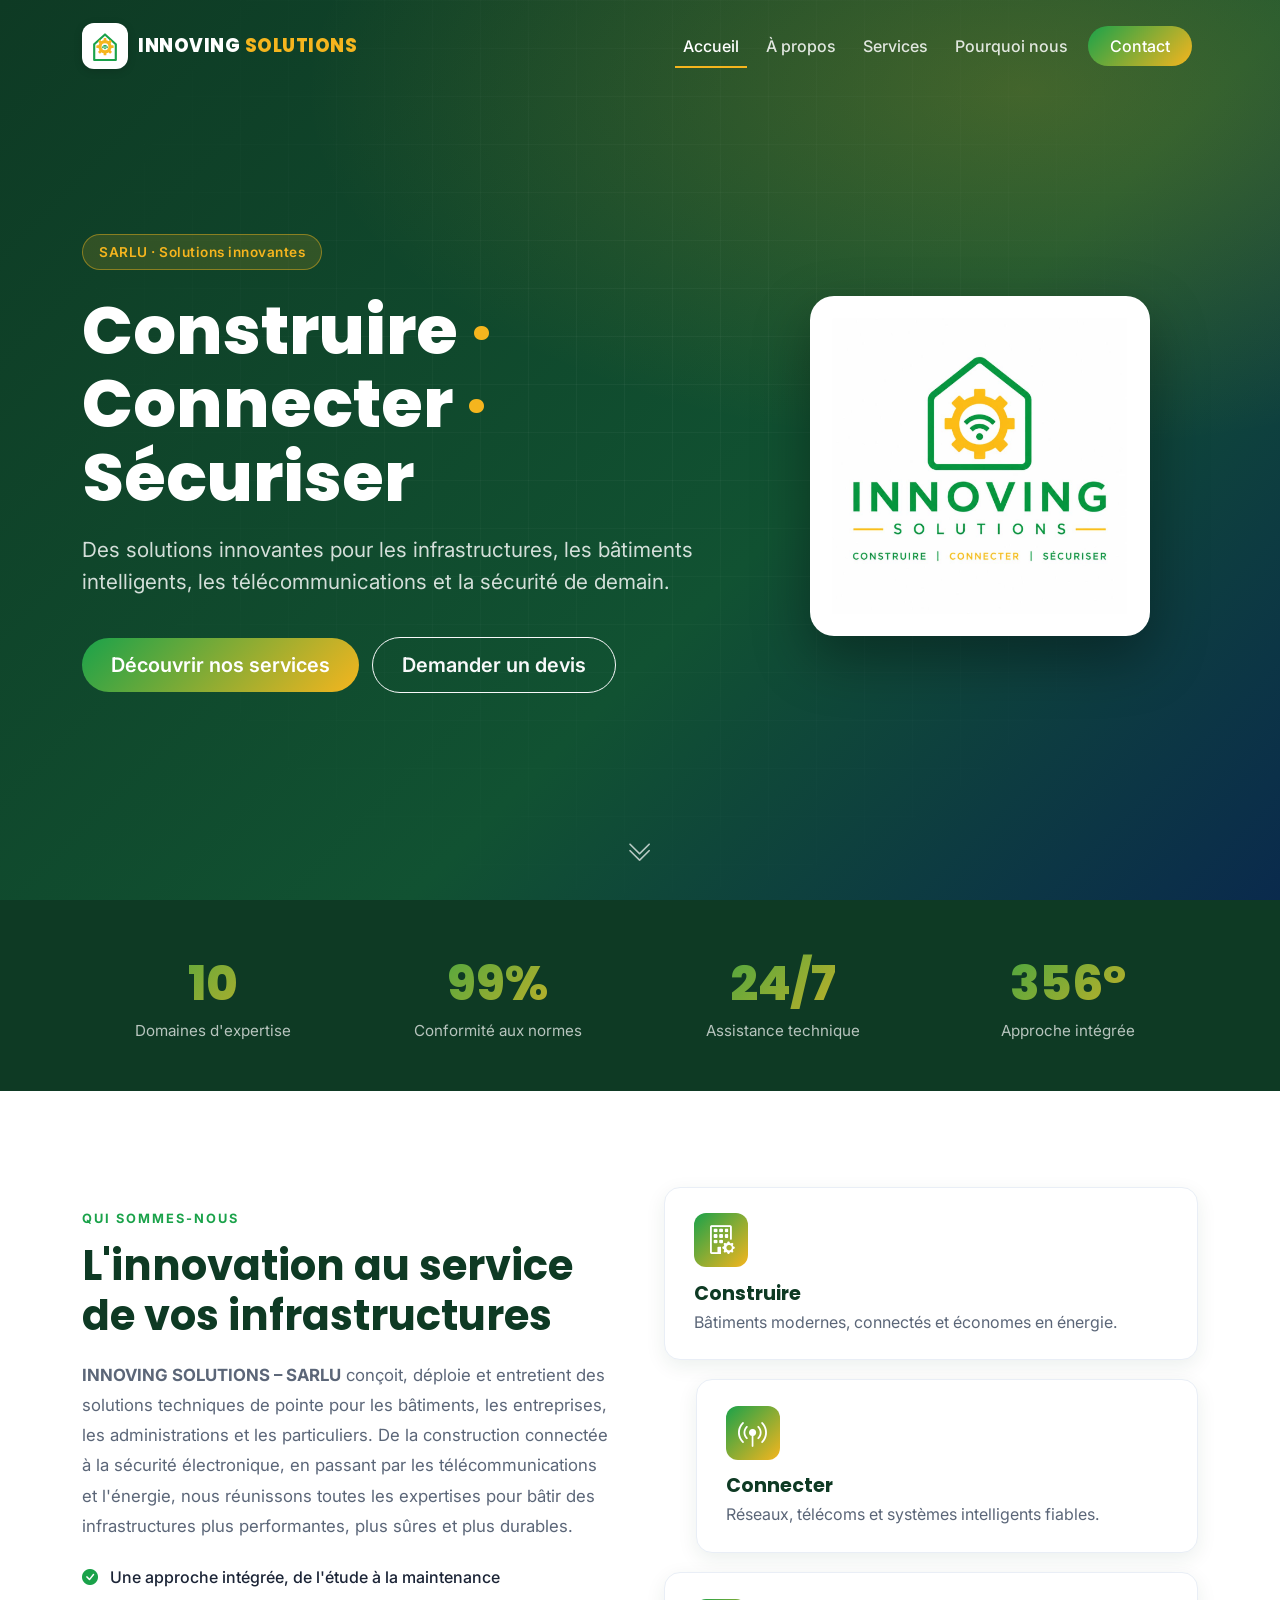
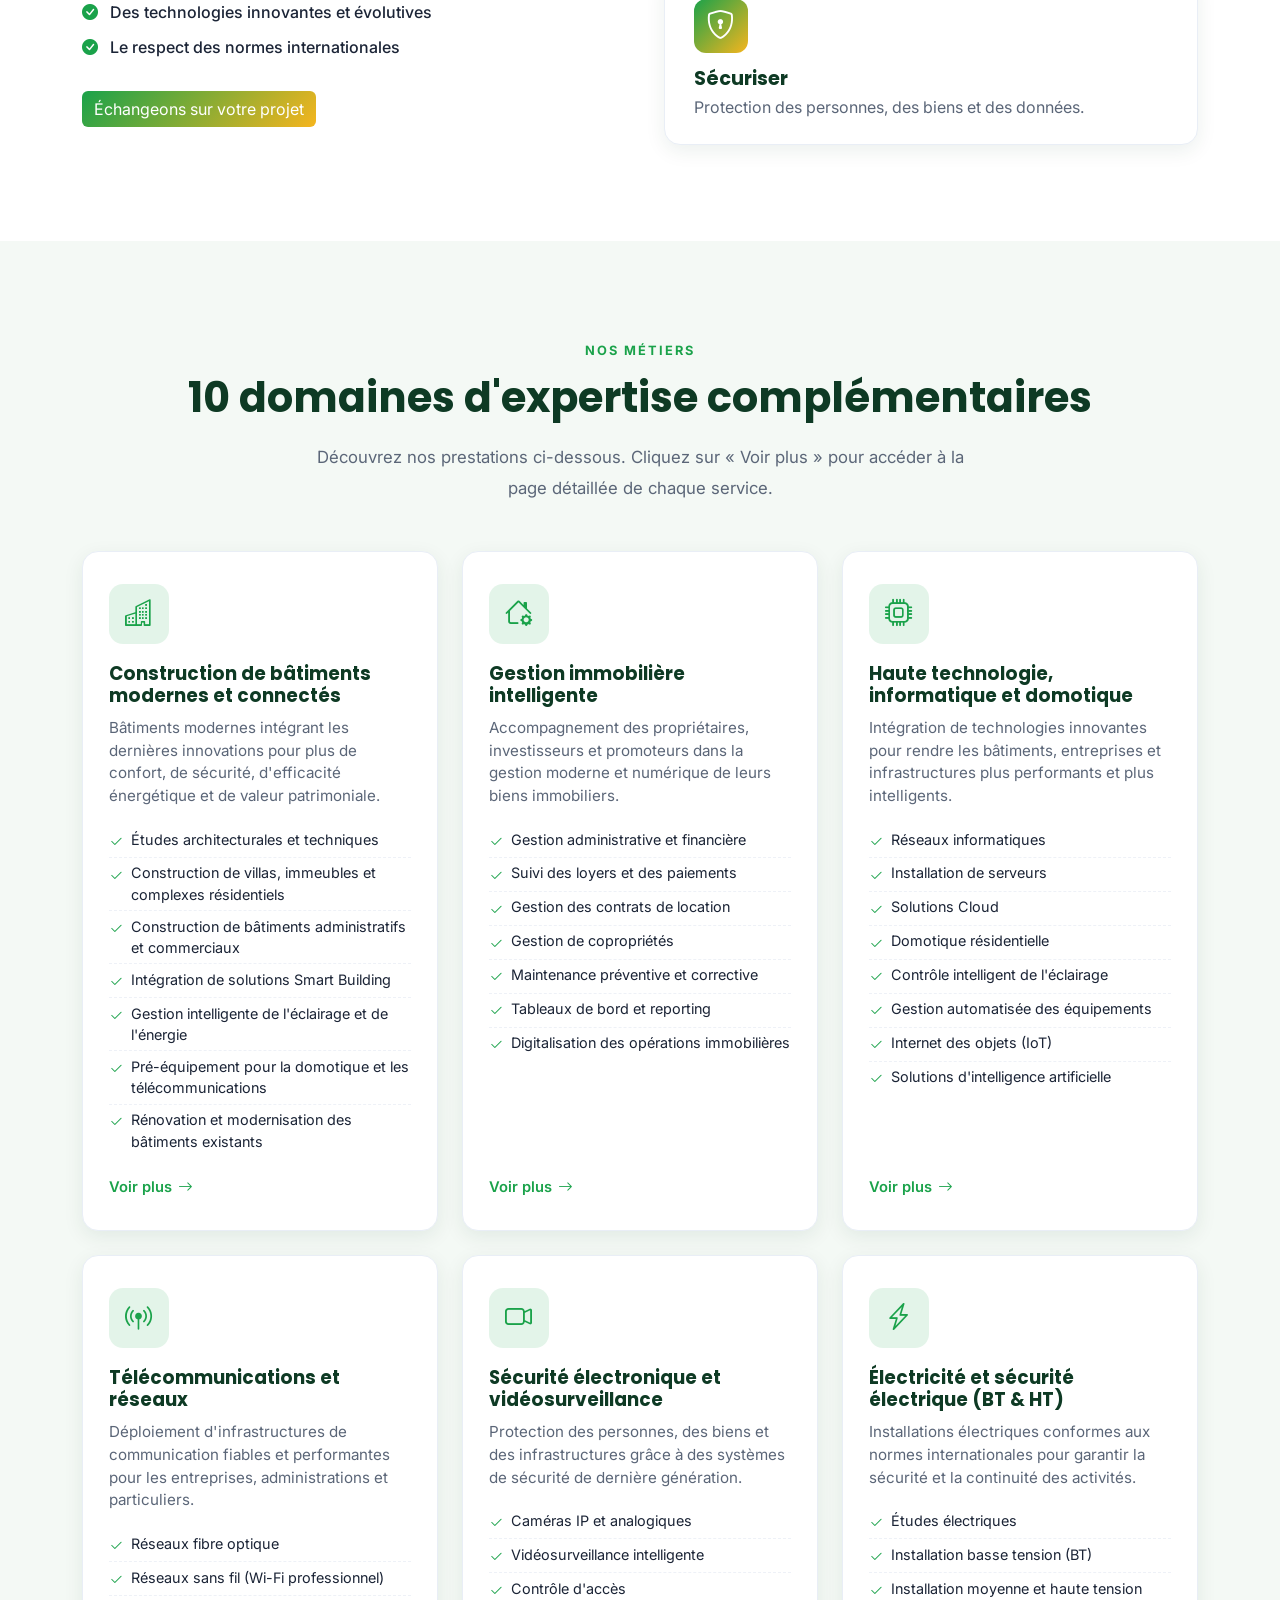
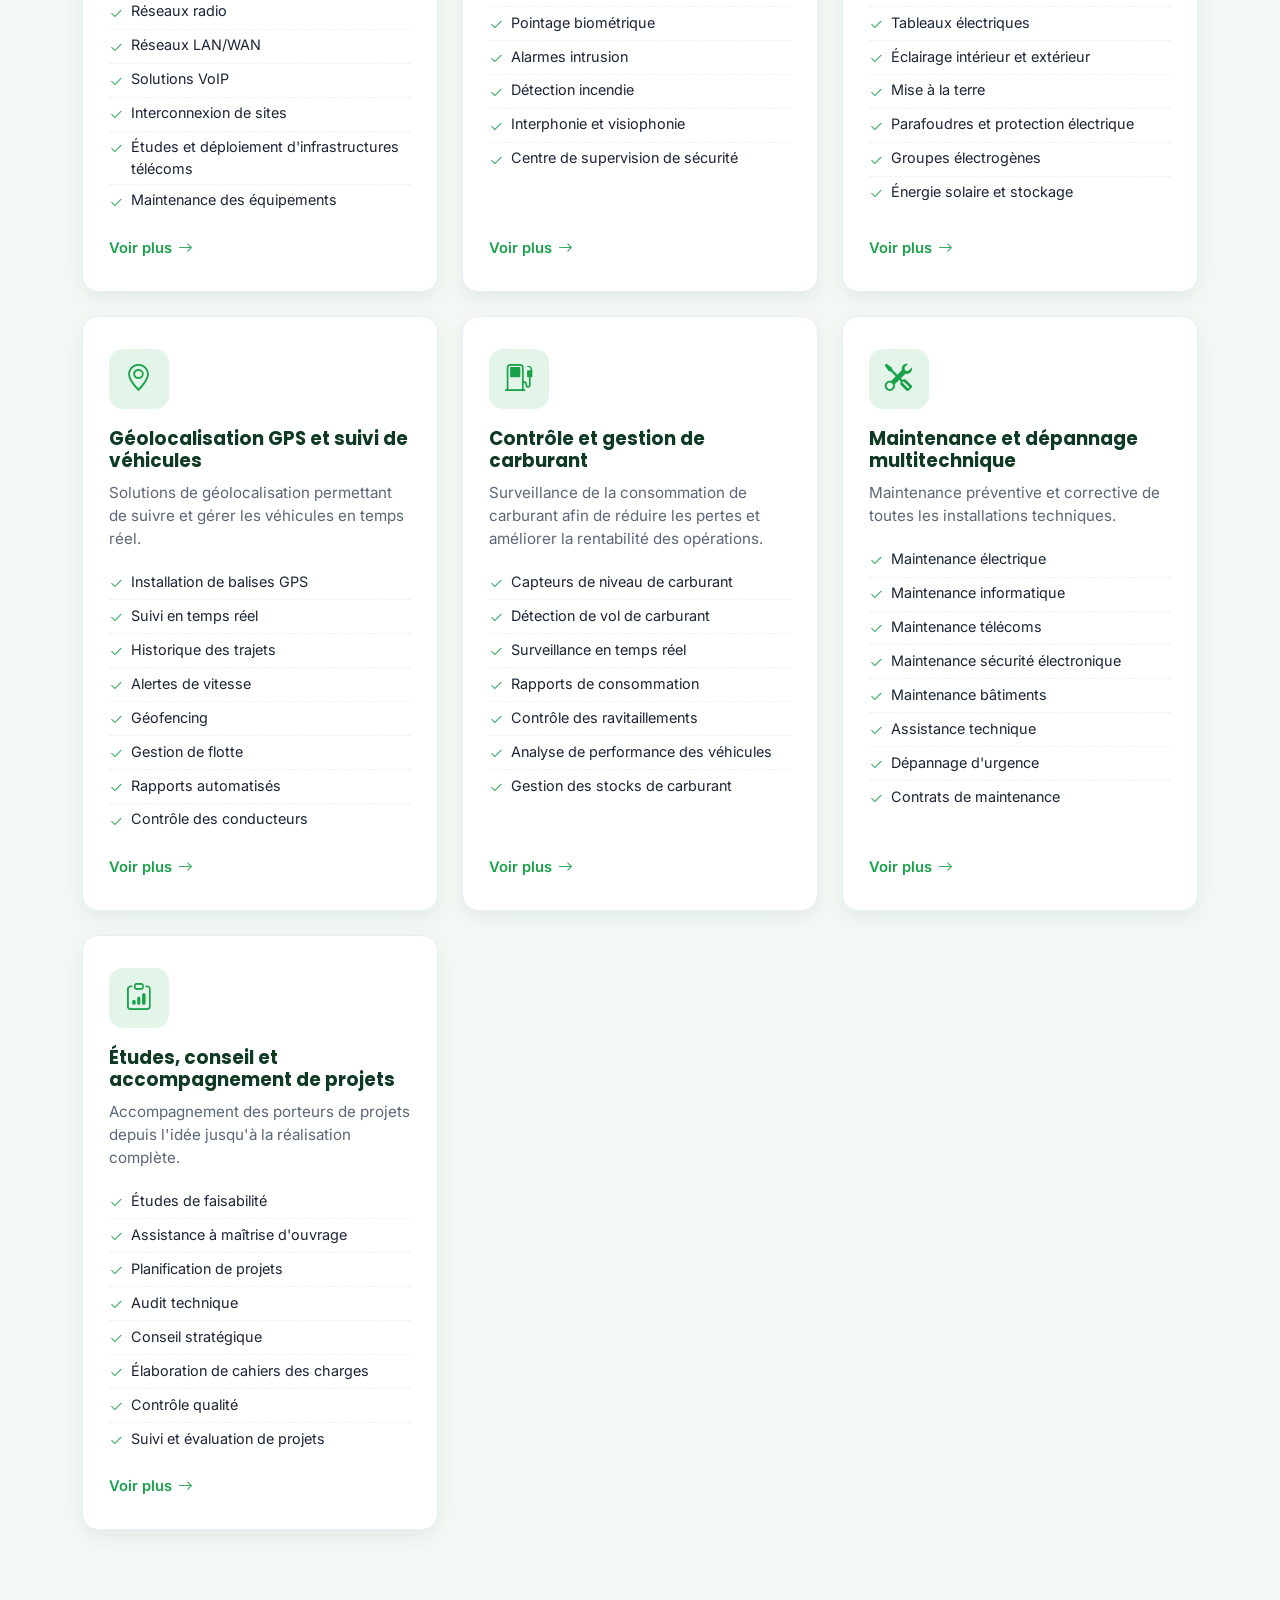
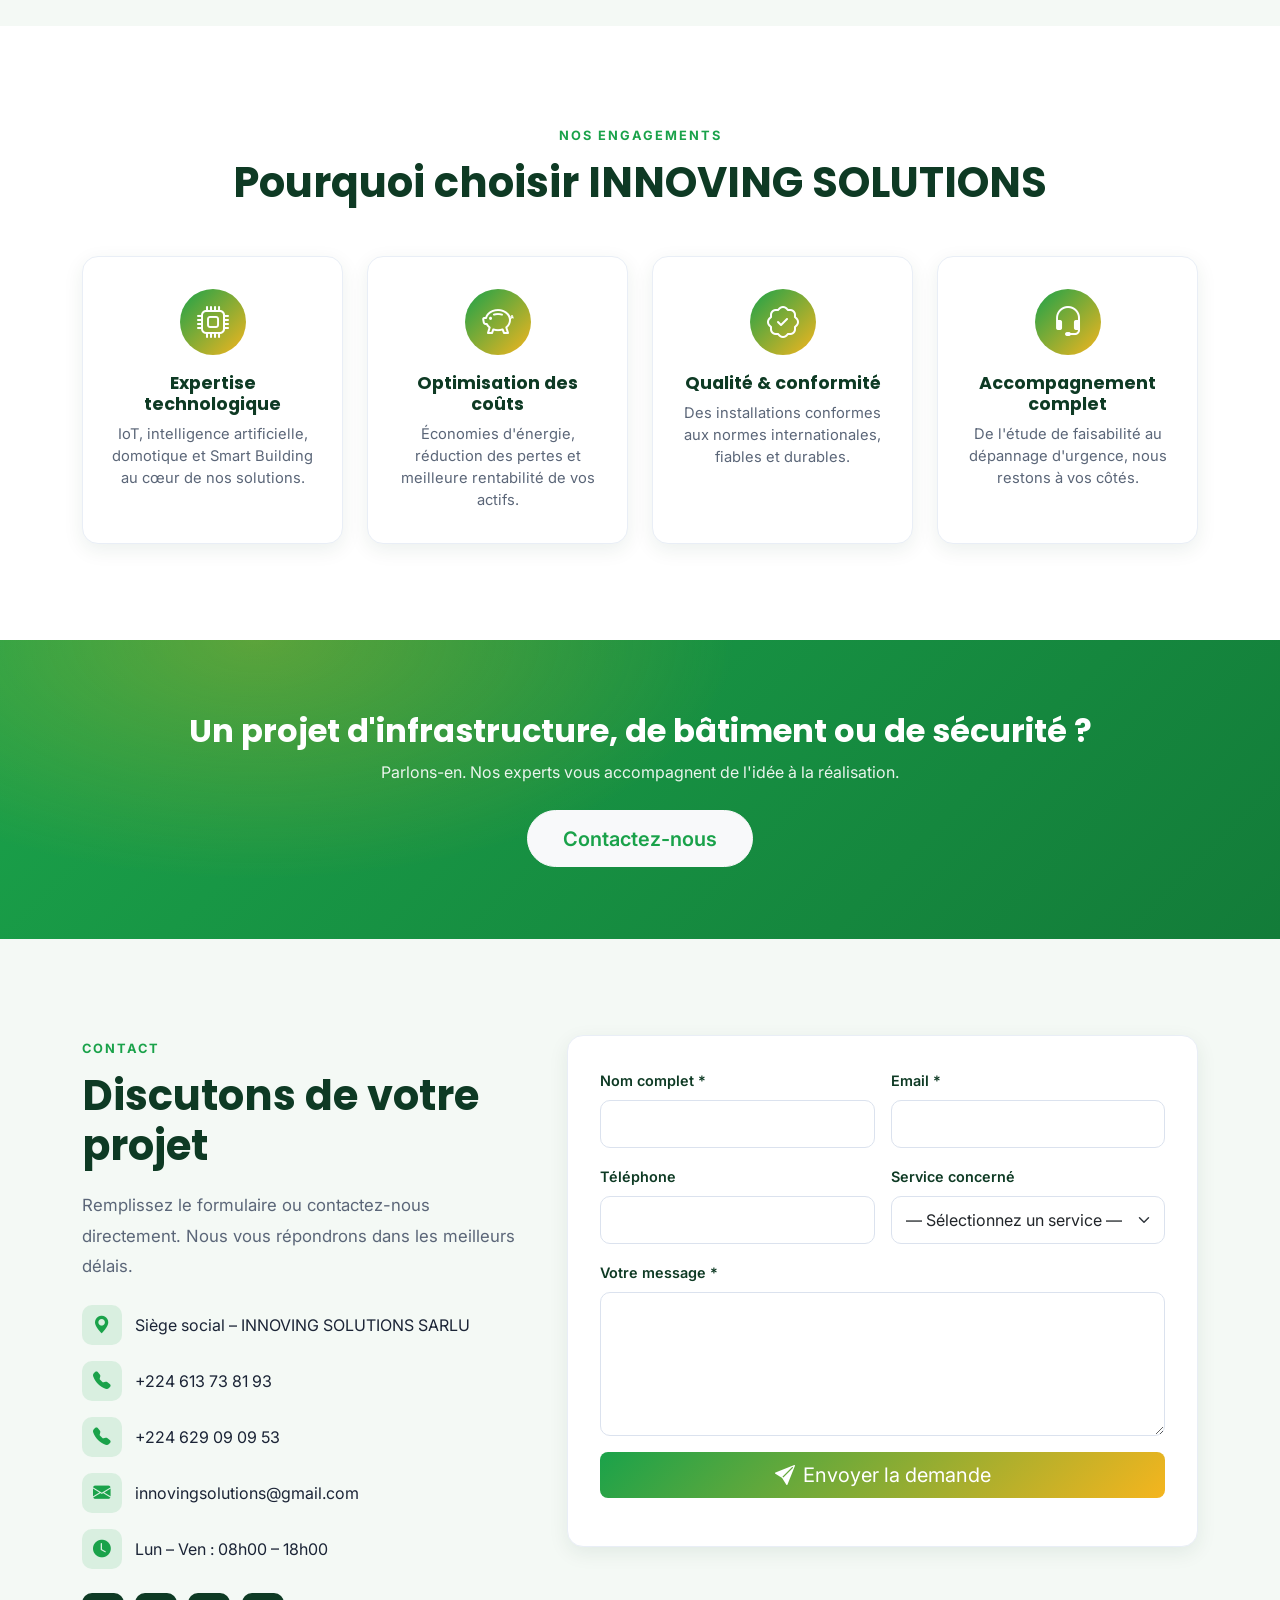
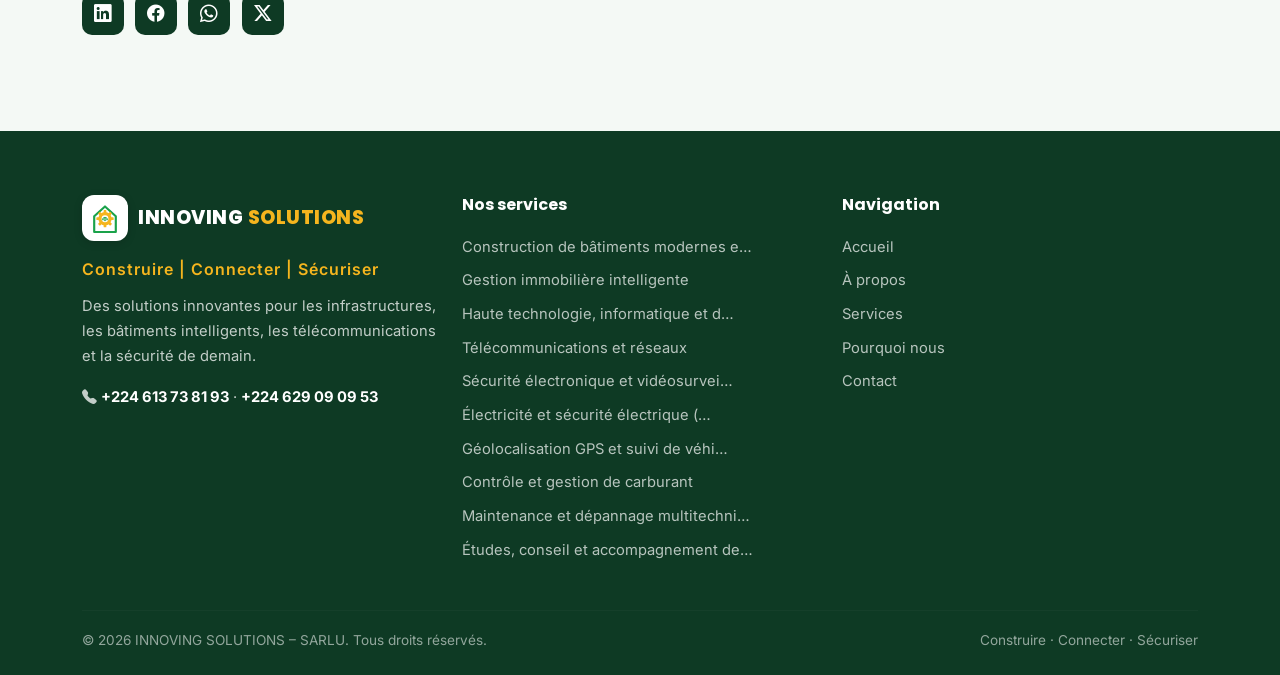
<file: index.html>
<!DOCTYPE html>
<html lang="fr">
<head>
  <meta charset="UTF-8">
  <meta name="viewport" content="width=device-width, initial-scale=1.0">
  <meta name="description" content="INNOVING SOLUTIONS – SARLU : bâtiments intelligents, télécommunications, sécurité électronique, domotique, énergie et géolocalisation. Construire | Connecter | Sécuriser.">
  <meta name="keywords" content="smart building, domotique, télécommunications, vidéosurveillance, électricité, GPS, fibre optique, IoT, INNOVING SOLUTIONS">
  <title>INNOVING SOLUTIONS – Construire | Connecter | Sécuriser</title>
  <link rel="icon" type="image/svg+xml" href="img/logo-mark.svg">
  <link rel="canonical" href="https://innovingsolutions.com/">

  <!-- Open Graph (partage réseaux sociaux) -->
  <meta property="og:type" content="website">
  <meta property="og:title" content="INNOVING SOLUTIONS – Construire | Connecter | Sécuriser">
  <meta property="og:description" content="Bâtiments intelligents, télécommunications, sécurité électronique, domotique, énergie et géolocalisation.">
  <meta property="og:url" content="https://innovingsolutions.com/">
  <meta property="og:image" content="https://innovingsolutions.com/img/logo.jpeg">
  <meta property="og:locale" content="fr_FR">

  <!-- ICI : collez la balise de vérification Google Search Console quand vous l'aurez -->
  <!-- <meta name="google-site-verification" content="VOTRE_CODE"> -->

  <!-- Bootstrap 5 -->
  <link href="https://cdn.jsdelivr.net/npm/bootstrap@5.3.3/dist/css/bootstrap.min.css" rel="stylesheet">
  <!-- Bootstrap Icons -->
  <link rel="stylesheet" href="https://cdn.jsdelivr.net/npm/bootstrap-icons@1.11.3/font/bootstrap-icons.css">
  <!-- Google Fonts -->
  <link rel="preconnect" href="https://fonts.googleapis.com">
  <link href="https://fonts.googleapis.com/css2?family=Poppins:wght@400;500;600;700;800&family=Inter:wght@400;500;600&display=swap" rel="stylesheet">
  <!-- Styles -->
  <link rel="stylesheet" href="css/style.css">
</head>
<body data-bs-spy="scroll" data-bs-target="#mainNav" data-bs-offset="80">

  <!-- ===== NAVBAR ===== -->
  <nav id="mainNav" class="navbar navbar-expand-lg navbar-dark fixed-top">
    <div class="container">
      <a class="navbar-brand d-flex align-items-center" href="#accueil">
        <img src="img/logo-mark.svg" alt="" class="brand-logo">
        <span class="brand-text">INNOVING<span class="brand-accent"> SOLUTIONS</span></span>
      </a>
      <button class="navbar-toggler" type="button" data-bs-toggle="collapse" data-bs-target="#navContent" aria-controls="navContent" aria-expanded="false" aria-label="Menu">
        <span class="navbar-toggler-icon"></span>
      </button>
      <div class="collapse navbar-collapse" id="navContent">
        <ul class="navbar-nav ms-auto mb-2 mb-lg-0">
          <li class="nav-item"><a class="nav-link" href="#accueil">Accueil</a></li>
          <li class="nav-item"><a class="nav-link" href="#apropos">À propos</a></li>
          <li class="nav-item"><a class="nav-link" href="#services">Services</a></li>
          <li class="nav-item"><a class="nav-link" href="#pourquoi">Pourquoi nous</a></li>
          <li class="nav-item"><a class="nav-link btn-contact" href="#contact">Contact</a></li>
        </ul>
      </div>
    </div>
  </nav>

  <!-- ===== HERO ===== -->
  <header id="accueil" class="hero">
    <div class="hero-overlay"></div>
    <div class="container hero-content">
      <div class="row align-items-center g-5">
        <div class="col-lg-7">
          <span class="hero-badge" data-reveal>SARLU · Solutions innovantes</span>
          <h1 class="hero-title" data-reveal>
            Construire <span class="dot">·</span> Connecter <span class="dot">·</span> Sécuriser
          </h1>
          <p class="hero-lead" data-reveal>
            Des solutions innovantes pour les infrastructures, les bâtiments intelligents,
            les télécommunications et la sécurité de demain.
          </p>
          <div class="hero-actions" data-reveal>
            <a href="#services" class="btn btn-primary btn-lg">Découvrir nos services</a>
            <a href="#contact" class="btn btn-outline-light btn-lg">Demander un devis</a>
          </div>
        </div>
        <div class="col-lg-5 text-center" data-reveal>
          <img src="img/logo.jpeg" alt="Logo INNOVING SOLUTIONS – Construire, Connecter, Sécuriser" class="hero-logo">
        </div>
      </div>
    </div>
    <a href="#stats" class="scroll-hint" aria-label="Défiler"><i class="bi bi-chevron-double-down"></i></a>
  </header>

  <!-- ===== STATS ===== -->
  <section id="stats" class="stats-section">
    <div class="container">
      <div class="row g-4 text-center">
        <div class="col-6 col-md-3" data-reveal>
          <div class="stat-num" data-count="10">0</div>
          <div class="stat-label">Domaines d'expertise</div>
        </div>
        <div class="col-6 col-md-3" data-reveal>
          <div class="stat-num" data-count="100" data-suffix="%">0</div>
          <div class="stat-label">Conformité aux normes</div>
        </div>
        <div class="col-6 col-md-3" data-reveal>
          <div class="stat-num" data-count="24" data-suffix="/7">0</div>
          <div class="stat-label">Assistance technique</div>
        </div>
        <div class="col-6 col-md-3" data-reveal>
          <div class="stat-num" data-count="360" data-suffix="°">0</div>
          <div class="stat-label">Approche intégrée</div>
        </div>
      </div>
    </div>
  </section>

  <!-- ===== À PROPOS ===== -->
  <section id="apropos" class="section">
    <div class="container">
      <div class="row align-items-center g-5">
        <div class="col-lg-6" data-reveal>
          <span class="section-eyebrow">Qui sommes-nous</span>
          <h2 class="section-title">L'innovation au service de vos infrastructures</h2>
          <p class="section-text">
            <strong>INNOVING SOLUTIONS – SARLU</strong> conçoit, déploie et entretient des solutions
            techniques de pointe pour les bâtiments, les entreprises, les administrations et les particuliers.
            De la construction connectée à la sécurité électronique, en passant par les télécommunications
            et l'énergie, nous réunissons toutes les expertises pour bâtir des infrastructures
            plus performantes, plus sûres et plus durables.
          </p>
          <ul class="check-list">
            <li><i class="bi bi-check-circle-fill"></i> Une approche intégrée, de l'étude à la maintenance</li>
            <li><i class="bi bi-check-circle-fill"></i> Des technologies innovantes et évolutives</li>
            <li><i class="bi bi-check-circle-fill"></i> Le respect des normes internationales</li>
          </ul>
          <a href="#contact" class="btn btn-primary mt-2">Échangeons sur votre projet</a>
        </div>
        <div class="col-lg-6" data-reveal>
          <div class="pillars">
            <div class="pillar">
              <i class="bi bi-building-gear"></i>
              <h3>Construire</h3>
              <p>Bâtiments modernes, connectés et économes en énergie.</p>
            </div>
            <div class="pillar">
              <i class="bi bi-broadcast-pin"></i>
              <h3>Connecter</h3>
              <p>Réseaux, télécoms et systèmes intelligents fiables.</p>
            </div>
            <div class="pillar">
              <i class="bi bi-shield-lock"></i>
              <h3>Sécuriser</h3>
              <p>Protection des personnes, des biens et des données.</p>
            </div>
          </div>
        </div>
      </div>
    </div>
  </section>

  <!-- ===== SERVICES ===== -->
  <section id="services" class="section section-alt">
    <div class="container">
      <div class="text-center mb-5" data-reveal>
        <span class="section-eyebrow">Nos métiers</span>
        <h2 class="section-title">10 domaines d'expertise complémentaires</h2>
        <p class="section-text mx-auto" style="max-width:680px">
          Découvrez nos prestations ci-dessous. Cliquez sur « Voir plus » pour accéder à la page détaillée de chaque service.
        </p>
      </div>
      <!-- Cards générées par JavaScript -->
      <div id="servicesGrid" class="row g-4"></div>
    </div>
  </section>

  <!-- ===== POURQUOI NOUS ===== -->
  <section id="pourquoi" class="section">
    <div class="container">
      <div class="text-center mb-5" data-reveal>
        <span class="section-eyebrow">Nos engagements</span>
        <h2 class="section-title">Pourquoi choisir INNOVING SOLUTIONS</h2>
      </div>
      <div class="row g-4">
        <div class="col-md-6 col-lg-3" data-reveal>
          <div class="why-card">
            <i class="bi bi-cpu"></i>
            <h3>Expertise technologique</h3>
            <p>IoT, intelligence artificielle, domotique et Smart Building au cœur de nos solutions.</p>
          </div>
        </div>
        <div class="col-md-6 col-lg-3" data-reveal>
          <div class="why-card">
            <i class="bi bi-piggy-bank"></i>
            <h3>Optimisation des coûts</h3>
            <p>Économies d'énergie, réduction des pertes et meilleure rentabilité de vos actifs.</p>
          </div>
        </div>
        <div class="col-md-6 col-lg-3" data-reveal>
          <div class="why-card">
            <i class="bi bi-patch-check"></i>
            <h3>Qualité &amp; conformité</h3>
            <p>Des installations conformes aux normes internationales, fiables et durables.</p>
          </div>
        </div>
        <div class="col-md-6 col-lg-3" data-reveal>
          <div class="why-card">
            <i class="bi bi-headset"></i>
            <h3>Accompagnement complet</h3>
            <p>De l'étude de faisabilité au dépannage d'urgence, nous restons à vos côtés.</p>
          </div>
        </div>
      </div>
    </div>
  </section>

  <!-- ===== CTA ===== -->
  <section class="cta-band">
    <div class="container text-center" data-reveal>
      <h2>Un projet d'infrastructure, de bâtiment ou de sécurité ?</h2>
      <p>Parlons-en. Nos experts vous accompagnent de l'idée à la réalisation.</p>
      <a href="#contact" class="btn btn-light btn-lg">Contactez-nous</a>
    </div>
  </section>

  <!-- ===== CONTACT ===== -->
  <section id="contact" class="section section-alt">
    <div class="container">
      <div class="row g-5">
        <div class="col-lg-5" data-reveal>
          <span class="section-eyebrow">Contact</span>
          <h2 class="section-title">Discutons de votre projet</h2>
          <p class="section-text">
            Remplissez le formulaire ou contactez-nous directement. Nous vous répondrons dans les meilleurs délais.
          </p>
          <ul class="contact-list">
            <li><i class="bi bi-geo-alt-fill"></i> <span>Siège social – INNOVING SOLUTIONS SARLU</span></li>
            <li><i class="bi bi-telephone-fill"></i> <a href="tel:+224613738193">+224 613 73 81 93</a></li>
            <li><i class="bi bi-telephone-fill"></i> <a href="tel:+224629090953">+224 629 09 09 53</a></li>
            <li><i class="bi bi-envelope-fill"></i> <a href="mailto:innovingsolutions@gmail.com">innovingsolutions@gmail.com</a></li>
            <li><i class="bi bi-clock-fill"></i> <span>Lun – Ven : 08h00 – 18h00</span></li>
          </ul>
          <div class="social">
            <a href="#" aria-label="LinkedIn"><i class="bi bi-linkedin"></i></a>
            <a href="#" aria-label="Facebook"><i class="bi bi-facebook"></i></a>
            <a href="#" aria-label="WhatsApp"><i class="bi bi-whatsapp"></i></a>
            <a href="#" aria-label="X"><i class="bi bi-twitter-x"></i></a>
          </div>
        </div>
        <div class="col-lg-7" data-reveal>
          <!-- Formspree : remplacez VOTRE_ID_FORMSPREE par votre identifiant (ex: xayzabcd) -->
          <form id="contactForm" class="contact-form" action="https://formspree.io/f/VOTRE_ID_FORMSPREE" method="POST" novalidate>
            <div class="row g-3">
              <div class="col-md-6">
                <label for="nom" class="form-label">Nom complet *</label>
                <input type="text" class="form-control" id="nom" name="nom" required>
                <div class="invalid-feedback">Veuillez indiquer votre nom.</div>
              </div>
              <div class="col-md-6">
                <label for="email" class="form-label">Email *</label>
                <input type="email" class="form-control" id="email" name="email" required>
                <div class="invalid-feedback">Veuillez indiquer un email valide.</div>
              </div>
              <div class="col-md-6">
                <label for="tel" class="form-label">Téléphone</label>
                <input type="tel" class="form-control" id="tel" name="telephone">
              </div>
              <div class="col-md-6">
                <label for="sujet" class="form-label">Service concerné</label>
                <select class="form-select" id="sujet" name="service"></select>
              </div>
              <div class="col-12">
                <label for="message" class="form-label">Votre message *</label>
                <textarea class="form-control" id="message" name="message" rows="5" required></textarea>
                <div class="invalid-feedback">Veuillez saisir votre message.</div>
              </div>
              <div class="col-12">
                <button type="submit" class="btn btn-primary btn-lg w-100">
                  <i class="bi bi-send-fill me-2"></i>Envoyer la demande
                </button>
              </div>
              <div class="col-12">
                <div id="formAlert" class="alert d-none" role="alert"></div>
              </div>
            </div>
          </form>
        </div>
      </div>
    </div>
  </section>

  <!-- ===== FOOTER ===== -->
  <footer class="footer">
    <div class="container">
      <div class="row g-4">
        <div class="col-lg-4">
          <a class="navbar-brand d-flex align-items-center mb-3" href="#accueil">
            <img src="img/logo-mark.svg" alt="" class="brand-logo">
            <span class="brand-text">INNOVING<span class="brand-accent"> SOLUTIONS</span></span>
          </a>
          <p class="footer-tagline">Construire | Connecter | Sécuriser</p>
          <p class="footer-text">
            Des solutions innovantes pour les infrastructures, les bâtiments intelligents,
            les télécommunications et la sécurité de demain.
          </p>
          <p class="footer-text mb-0"><i class="bi bi-telephone-fill"></i> <a href="tel:+224613738193">+224 613 73 81 93</a> · <a href="tel:+224629090953">+224 629 09 09 53</a></p>
        </div>
        <div class="col-6 col-lg-4">
          <h4 class="footer-heading">Nos services</h4>
          <ul id="footerServices" class="footer-links"></ul>
        </div>
        <div class="col-6 col-lg-4">
          <h4 class="footer-heading">Navigation</h4>
          <ul class="footer-links">
            <li><a href="#accueil">Accueil</a></li>
            <li><a href="#apropos">À propos</a></li>
            <li><a href="#services">Services</a></li>
            <li><a href="#pourquoi">Pourquoi nous</a></li>
            <li><a href="#contact">Contact</a></li>
          </ul>
        </div>
      </div>
      <hr class="footer-divider">
      <div class="footer-bottom">
        <span>© <span id="year"></span> INNOVING SOLUTIONS – SARLU. Tous droits réservés.</span>
        <span>Construire · Connecter · Sécuriser</span>
      </div>
    </div>
  </footer>

  <!-- Bouton retour haut -->
  <button id="backToTop" class="back-to-top" aria-label="Retour en haut"><i class="bi bi-arrow-up"></i></button>

  <!-- Bootstrap JS -->
  <script src="https://cdn.jsdelivr.net/npm/bootstrap@5.3.3/dist/js/bootstrap.bundle.min.js"></script>
  <!-- Données des services -->
  <script src="js/data.js"></script>
  <!-- Script principal -->
  <script src="js/script.js"></script>
</body>
</html>
</file>
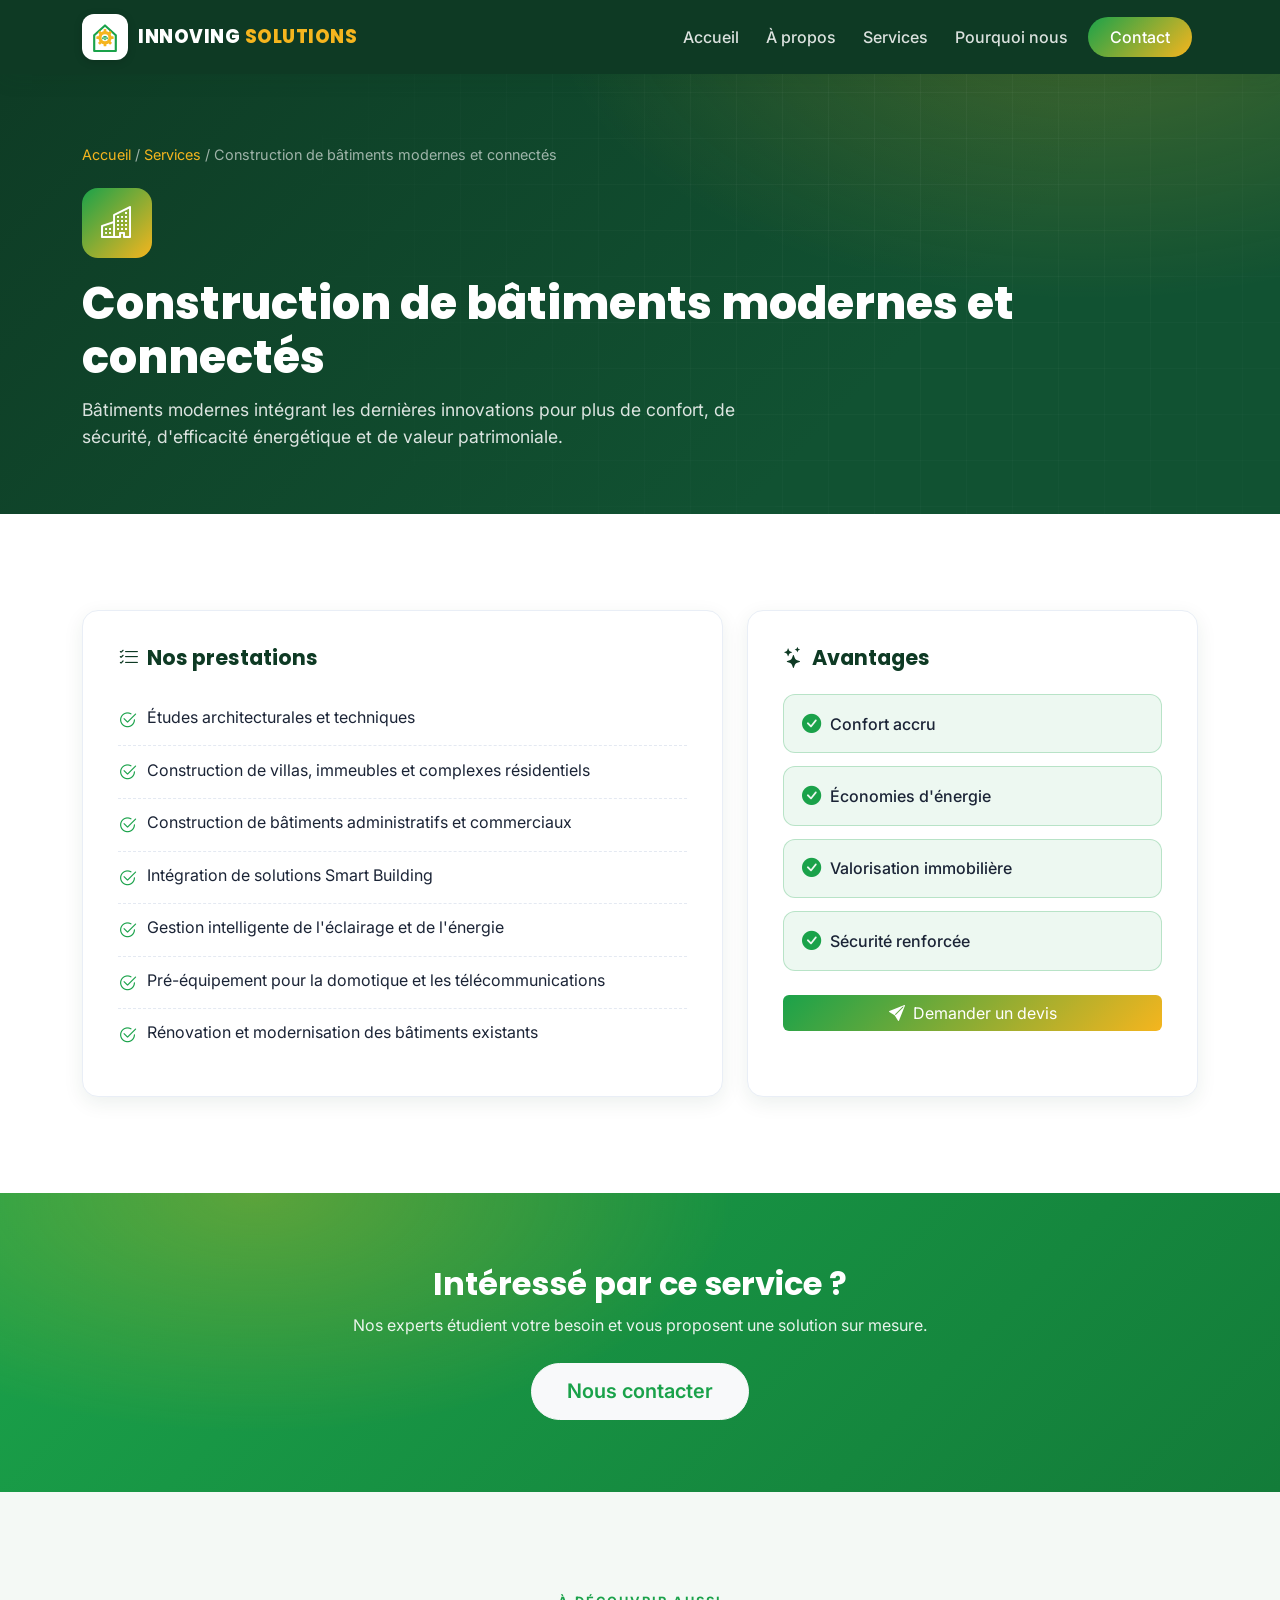
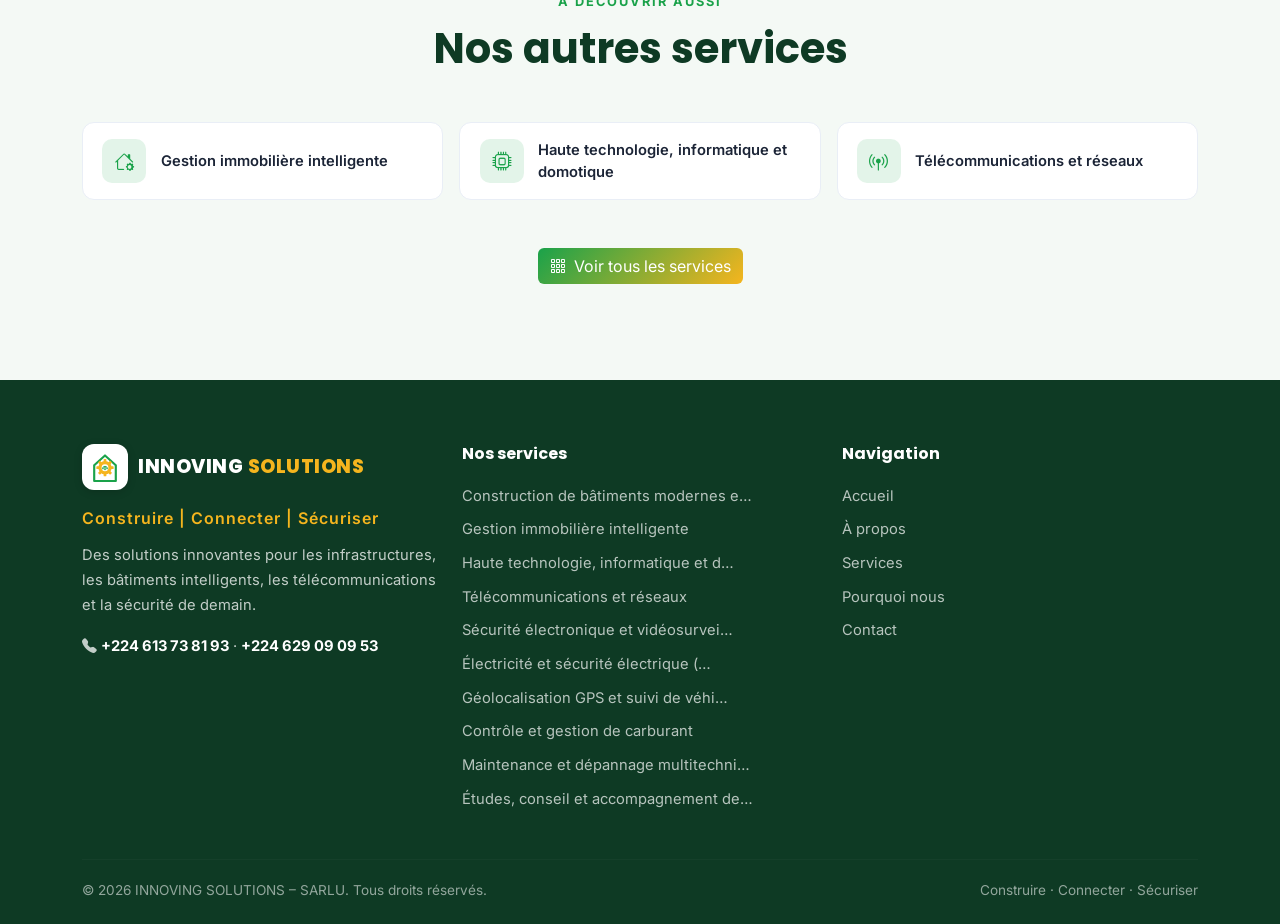
<file: services/construction-batiments-connectes.html>
<!DOCTYPE html>
<html lang="fr">
<head>
  <meta charset="UTF-8">
  <meta name="viewport" content="width=device-width, initial-scale=1.0">
  <meta name="description" content="Construisez des bâtiments intelligents, économes en énergie et sécurisés : villas, immeubles, bureaux et Smart Building, de l'étude à la livraison.">
  <title>Construction de bâtiments modernes & connectés | INNOVING SOLUTIONS</title>
  <link rel="icon" type="image/svg+xml" href="../img/logo-mark.svg">
  <link rel="canonical" href="https://innovingsolutions.com/services/construction-batiments-connectes.html">

  <!-- Open Graph -->
  <meta property="og:type" content="website">
  <meta property="og:title" content="Construction de bâtiments modernes & connectés | INNOVING SOLUTIONS">
  <meta property="og:description" content="Construisez des bâtiments intelligents, économes en énergie et sécurisés : villas, immeubles, bureaux et Smart Building, de l'étude à la livraison.">
  <meta property="og:url" content="https://innovingsolutions.com/services/construction-batiments-connectes.html">
  <meta property="og:locale" content="fr_FR">

  <link href="https://cdn.jsdelivr.net/npm/bootstrap@5.3.3/dist/css/bootstrap.min.css" rel="stylesheet">
  <link rel="stylesheet" href="https://cdn.jsdelivr.net/npm/bootstrap-icons@1.11.3/font/bootstrap-icons.css">
  <link rel="preconnect" href="https://fonts.googleapis.com">
  <link href="https://fonts.googleapis.com/css2?family=Poppins:wght@400;500;600;700;800&family=Inter:wght@400;500;600&display=swap" rel="stylesheet">
  <link rel="stylesheet" href="../css/style.css">
</head>
<body>

  <nav id="mainNav" class="navbar navbar-expand-lg navbar-dark fixed-top scrolled">
    <div class="container">
      <a class="navbar-brand d-flex align-items-center" href="../index.html">
        <img src="../img/logo-mark.svg" alt="" class="brand-logo">
        <span class="brand-text">INNOVING<span class="brand-accent"> SOLUTIONS</span></span>
      </a>
      <button class="navbar-toggler" type="button" data-bs-toggle="collapse" data-bs-target="#navContent" aria-controls="navContent" aria-expanded="false" aria-label="Menu">
        <span class="navbar-toggler-icon"></span>
      </button>
      <div class="collapse navbar-collapse" id="navContent">
        <ul class="navbar-nav ms-auto mb-2 mb-lg-0">
          <li class="nav-item"><a class="nav-link" href="../index.html#accueil">Accueil</a></li>
          <li class="nav-item"><a class="nav-link" href="../index.html#apropos">À propos</a></li>
          <li class="nav-item"><a class="nav-link" href="../index.html#services">Services</a></li>
          <li class="nav-item"><a class="nav-link" href="../index.html#pourquoi">Pourquoi nous</a></li>
          <li class="nav-item"><a class="nav-link btn-contact" href="../index.html#contact">Contact</a></li>
        </ul>
      </div>
    </div>
  </nav>

  <!-- HERO DU SERVICE -->
  <header class="service-hero">
    <div class="container">
      <div class="breadcrumb-bar">
        <a href="../index.html">Accueil</a> <span>/</span>
        <a href="../index.html#services">Services</a> <span>/</span>
        <span>Construction de bâtiments modernes et connectés</span>
      </div>
      <div class="s-icon"><i class="bi bi-buildings"></i></div>
      <h1>Construction de bâtiments modernes et connectés</h1>
      <p>Bâtiments modernes intégrant les dernières innovations pour plus de confort, de sécurité, d'efficacité énergétique et de valeur patrimoniale.</p>
    </div>
  </header>

  <!-- DÉTAIL -->
  <section class="section">
    <div class="container">
      <div class="row g-4">
        <div class="col-lg-7" data-reveal>
          <div class="detail-card">
            <h2><i class="bi bi-list-check me-2"></i>Nos prestations</h2>
            <ul class="detail-presta">
          <li><i class="bi bi-check2-circle"></i><span>Études architecturales et techniques</span></li>
          <li><i class="bi bi-check2-circle"></i><span>Construction de villas, immeubles et complexes résidentiels</span></li>
          <li><i class="bi bi-check2-circle"></i><span>Construction de bâtiments administratifs et commerciaux</span></li>
          <li><i class="bi bi-check2-circle"></i><span>Intégration de solutions Smart Building</span></li>
          <li><i class="bi bi-check2-circle"></i><span>Gestion intelligente de l'éclairage et de l'énergie</span></li>
          <li><i class="bi bi-check2-circle"></i><span>Pré-équipement pour la domotique et les télécommunications</span></li>
          <li><i class="bi bi-check2-circle"></i><span>Rénovation et modernisation des bâtiments existants</span></li>
            </ul>
          </div>
        </div>
        <div class="col-lg-5" data-reveal>
          <div class="detail-card">
            <h2><i class="bi bi-stars me-2"></i>Avantages</h2>
            <ul class="detail-adv">
          <li><i class="bi bi-check-circle-fill"></i><span>Confort accru</span></li>
          <li><i class="bi bi-check-circle-fill"></i><span>Économies d'énergie</span></li>
          <li><i class="bi bi-check-circle-fill"></i><span>Valorisation immobilière</span></li>
          <li><i class="bi bi-check-circle-fill"></i><span>Sécurité renforcée</span></li>
            </ul>
            <a href="../index.html#contact" class="btn btn-primary w-100 mt-4">
              <i class="bi bi-send-fill me-2"></i>Demander un devis
            </a>
          </div>
        </div>
      </div>
    </div>
  </section>

  <!-- CTA -->
  <section class="cta-band">
    <div class="container text-center" data-reveal>
      <h2>Intéressé par ce service ?</h2>
      <p>Nos experts étudient votre besoin et vous proposent une solution sur mesure.</p>
      <a href="../index.html#contact" class="btn btn-light btn-lg">Nous contacter</a>
    </div>
  </section>

  <!-- AUTRES SERVICES -->
  <section class="section section-alt">
    <div class="container">
      <div class="text-center mb-5" data-reveal>
        <span class="section-eyebrow">À découvrir aussi</span>
        <h2 class="section-title">Nos autres services</h2>
      </div>
      <div class="row g-3 justify-content-center">
        <div class="col-md-4" data-reveal>
          <a class="related-card" href="gestion-immobiliere-intelligente.html">
            <i class="bi bi-house-gear"></i>
            <span>Gestion immobilière intelligente</span>
          </a>
        </div>
        <div class="col-md-4" data-reveal>
          <a class="related-card" href="haute-technologie-informatique-domotique.html">
            <i class="bi bi-cpu"></i>
            <span>Haute technologie, informatique et domotique</span>
          </a>
        </div>
        <div class="col-md-4" data-reveal>
          <a class="related-card" href="telecommunications-reseaux.html">
            <i class="bi bi-broadcast-pin"></i>
            <span>Télécommunications et réseaux</span>
          </a>
        </div>
      </div>
      <div class="text-center mt-5" data-reveal>
        <a href="../index.html#services" class="btn btn-primary">
          <i class="bi bi-grid-3x3-gap me-2"></i>Voir tous les services
        </a>
      </div>
    </div>
  </section>


  <footer class="footer">
    <div class="container">
      <div class="row g-4">
        <div class="col-lg-4">
          <a class="navbar-brand d-flex align-items-center mb-3" href="../index.html">
            <img src="../img/logo-mark.svg" alt="" class="brand-logo">
            <span class="brand-text">INNOVING<span class="brand-accent"> SOLUTIONS</span></span>
          </a>
          <p class="footer-tagline">Construire | Connecter | Sécuriser</p>
          <p class="footer-text">Des solutions innovantes pour les infrastructures, les bâtiments intelligents, les télécommunications et la sécurité de demain.</p>
          <p class="footer-text mb-0"><i class="bi bi-telephone-fill"></i> <a href="tel:+224613738193">+224 613 73 81 93</a> · <a href="tel:+224629090953">+224 629 09 09 53</a></p>
        </div>
        <div class="col-6 col-lg-4">
          <h4 class="footer-heading">Nos services</h4>
          <ul class="footer-links">
            <li><a href="construction-batiments-connectes.html">Construction de bâtiments modernes e…</a></li>
            <li><a href="gestion-immobiliere-intelligente.html">Gestion immobilière intelligente</a></li>
            <li><a href="haute-technologie-informatique-domotique.html">Haute technologie, informatique et d…</a></li>
            <li><a href="telecommunications-reseaux.html">Télécommunications et réseaux</a></li>
            <li><a href="securite-electronique-videosurveillance.html">Sécurité électronique et vidéosurvei…</a></li>
            <li><a href="electricite-securite-electrique.html">Électricité et sécurité électrique (…</a></li>
            <li><a href="geolocalisation-gps-suivi-vehicules.html">Géolocalisation GPS et suivi de véhi…</a></li>
            <li><a href="controle-gestion-carburant.html">Contrôle et gestion de carburant</a></li>
            <li><a href="maintenance-depannage-multitechnique.html">Maintenance et dépannage multitechni…</a></li>
            <li><a href="etudes-conseil-accompagnement-projets.html">Études, conseil et accompagnement de…</a></li>
          </ul>
        </div>
        <div class="col-6 col-lg-4">
          <h4 class="footer-heading">Navigation</h4>
          <ul class="footer-links">
            <li><a href="../index.html#accueil">Accueil</a></li>
            <li><a href="../index.html#apropos">À propos</a></li>
            <li><a href="../index.html#services">Services</a></li>
            <li><a href="../index.html#pourquoi">Pourquoi nous</a></li>
            <li><a href="../index.html#contact">Contact</a></li>
          </ul>
        </div>
      </div>
      <hr class="footer-divider">
      <div class="footer-bottom">
        <span>© 2026 INNOVING SOLUTIONS – SARLU. Tous droits réservés.</span>
        <span>Construire · Connecter · Sécuriser</span>
      </div>
    </div>
  </footer>

  <button id="backToTop" class="back-to-top" aria-label="Retour en haut"><i class="bi bi-arrow-up"></i></button>

  <script src="https://cdn.jsdelivr.net/npm/bootstrap@5.3.3/dist/js/bootstrap.bundle.min.js"></script>
  <script>
    // Apparition au scroll + bouton retour haut (autonome)
    document.addEventListener("DOMContentLoaded", () => {
      const els = document.querySelectorAll("[data-reveal]");
      if ("IntersectionObserver" in window) {
        const obs = new IntersectionObserver((entries) => {
          entries.forEach(e => { if (e.isIntersecting) { e.target.classList.add("revealed"); obs.unobserve(e.target); } });
        }, { threshold: 0.12 });
        els.forEach(el => obs.observe(el));
      } else { els.forEach(el => el.classList.add("revealed")); }

      const btn = document.getElementById("backToTop");
      window.addEventListener("scroll", () => btn.classList.toggle("show", window.scrollY > 400));
      btn.addEventListener("click", () => window.scrollTo({ top: 0, behavior: "smooth" }));

      const collapseEl = document.getElementById("navContent");
      document.querySelectorAll("#navContent .nav-link").forEach(link => {
        link.addEventListener("click", () => {
          const inst = bootstrap.Collapse.getInstance(collapseEl);
          if (inst && window.innerWidth < 992) inst.hide();
        });
      });
    });
  </script>
</body>
</html>
</file>
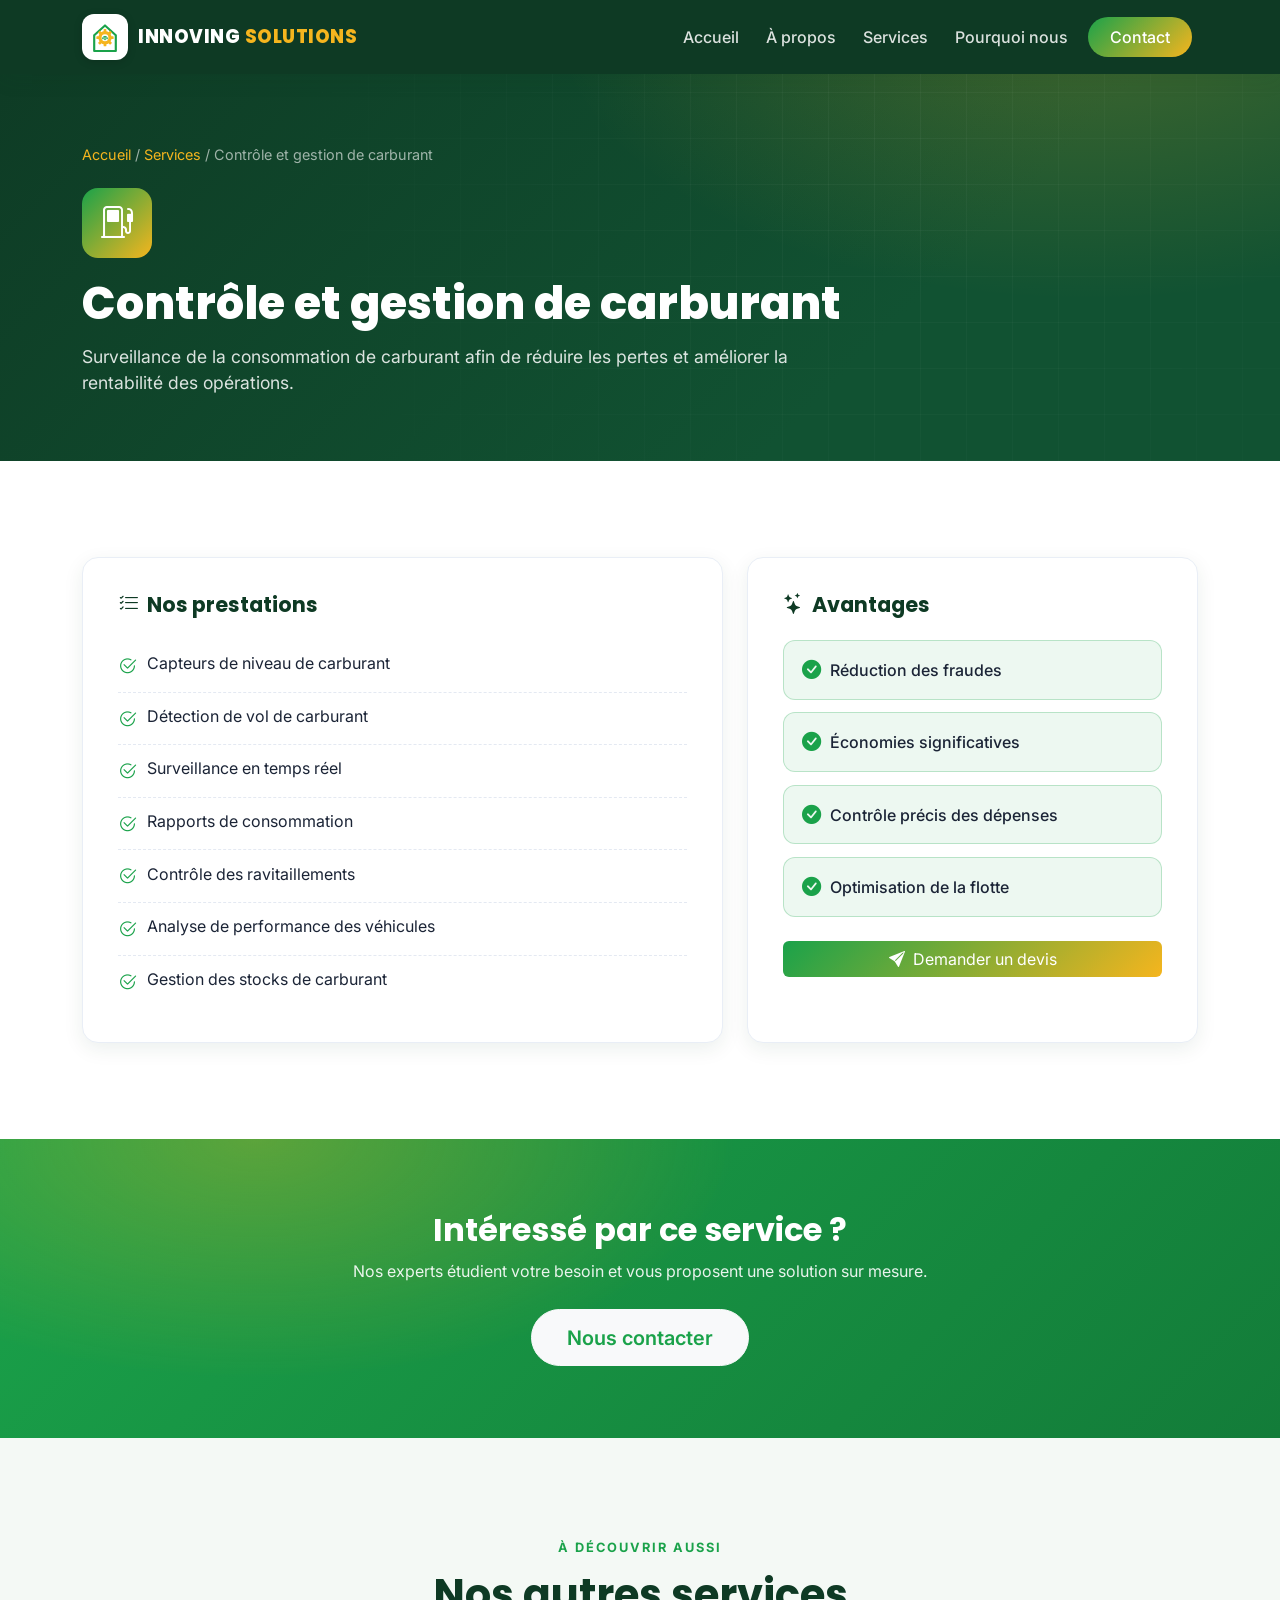
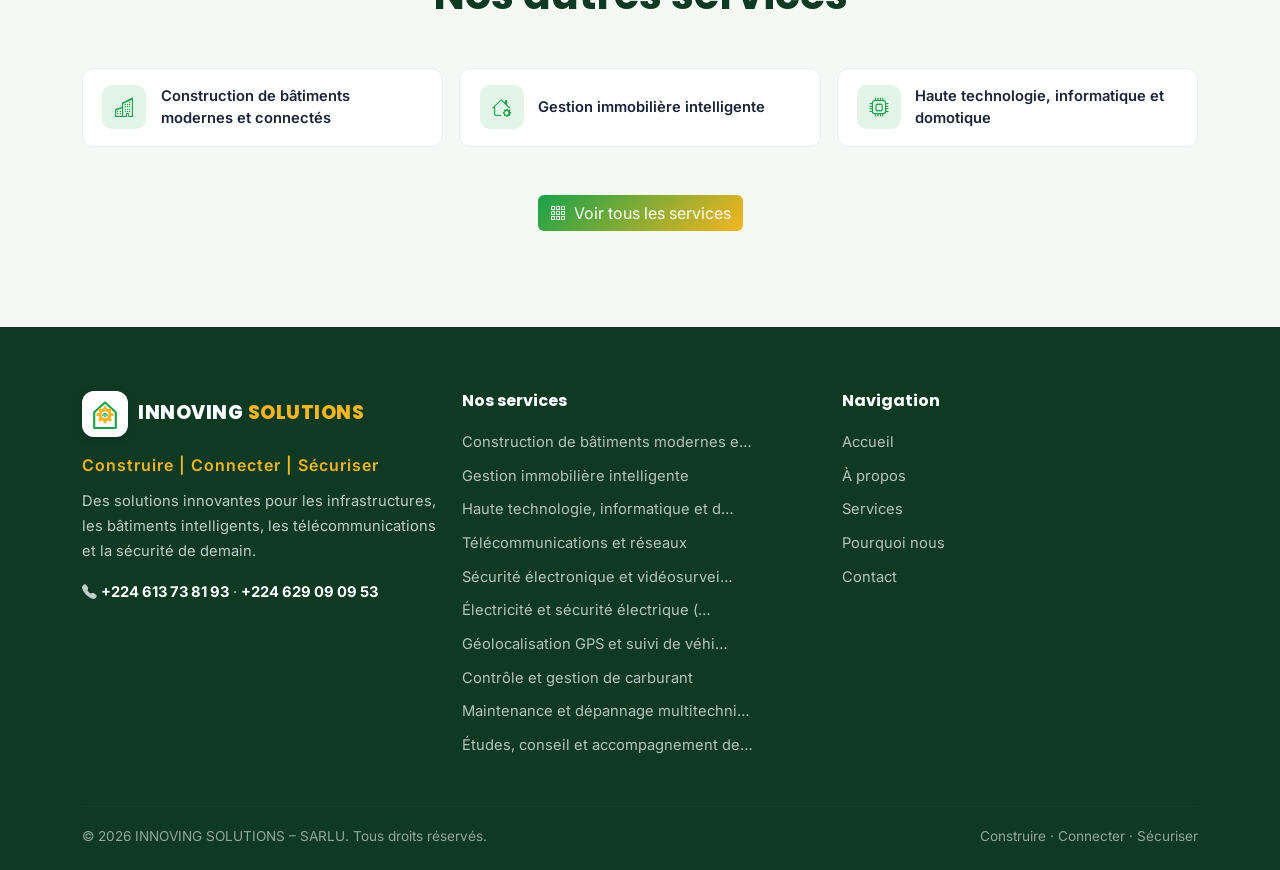
<file: services/controle-gestion-carburant.html>
<!DOCTYPE html>
<html lang="fr">
<head>
  <meta charset="UTF-8">
  <meta name="viewport" content="width=device-width, initial-scale=1.0">
  <meta name="description" content="Capteurs de niveau, détection de vol et suivi en temps réel de la consommation de carburant : réduisez les fraudes et réalisez des économies.">
  <title>Contrôle & gestion de carburant antivol | INNOVING SOLUTIONS</title>
  <link rel="icon" type="image/svg+xml" href="../img/logo-mark.svg">
  <link rel="canonical" href="https://innovingsolutions.com/services/controle-gestion-carburant.html">

  <!-- Open Graph -->
  <meta property="og:type" content="website">
  <meta property="og:title" content="Contrôle & gestion de carburant antivol | INNOVING SOLUTIONS">
  <meta property="og:description" content="Capteurs de niveau, détection de vol et suivi en temps réel de la consommation de carburant : réduisez les fraudes et réalisez des économies.">
  <meta property="og:url" content="https://innovingsolutions.com/services/controle-gestion-carburant.html">
  <meta property="og:locale" content="fr_FR">

  <link href="https://cdn.jsdelivr.net/npm/bootstrap@5.3.3/dist/css/bootstrap.min.css" rel="stylesheet">
  <link rel="stylesheet" href="https://cdn.jsdelivr.net/npm/bootstrap-icons@1.11.3/font/bootstrap-icons.css">
  <link rel="preconnect" href="https://fonts.googleapis.com">
  <link href="https://fonts.googleapis.com/css2?family=Poppins:wght@400;500;600;700;800&family=Inter:wght@400;500;600&display=swap" rel="stylesheet">
  <link rel="stylesheet" href="../css/style.css">
</head>
<body>

  <nav id="mainNav" class="navbar navbar-expand-lg navbar-dark fixed-top scrolled">
    <div class="container">
      <a class="navbar-brand d-flex align-items-center" href="../index.html">
        <img src="../img/logo-mark.svg" alt="" class="brand-logo">
        <span class="brand-text">INNOVING<span class="brand-accent"> SOLUTIONS</span></span>
      </a>
      <button class="navbar-toggler" type="button" data-bs-toggle="collapse" data-bs-target="#navContent" aria-controls="navContent" aria-expanded="false" aria-label="Menu">
        <span class="navbar-toggler-icon"></span>
      </button>
      <div class="collapse navbar-collapse" id="navContent">
        <ul class="navbar-nav ms-auto mb-2 mb-lg-0">
          <li class="nav-item"><a class="nav-link" href="../index.html#accueil">Accueil</a></li>
          <li class="nav-item"><a class="nav-link" href="../index.html#apropos">À propos</a></li>
          <li class="nav-item"><a class="nav-link" href="../index.html#services">Services</a></li>
          <li class="nav-item"><a class="nav-link" href="../index.html#pourquoi">Pourquoi nous</a></li>
          <li class="nav-item"><a class="nav-link btn-contact" href="../index.html#contact">Contact</a></li>
        </ul>
      </div>
    </div>
  </nav>

  <!-- HERO DU SERVICE -->
  <header class="service-hero">
    <div class="container">
      <div class="breadcrumb-bar">
        <a href="../index.html">Accueil</a> <span>/</span>
        <a href="../index.html#services">Services</a> <span>/</span>
        <span>Contrôle et gestion de carburant</span>
      </div>
      <div class="s-icon"><i class="bi bi-fuel-pump"></i></div>
      <h1>Contrôle et gestion de carburant</h1>
      <p>Surveillance de la consommation de carburant afin de réduire les pertes et améliorer la rentabilité des opérations.</p>
    </div>
  </header>

  <!-- DÉTAIL -->
  <section class="section">
    <div class="container">
      <div class="row g-4">
        <div class="col-lg-7" data-reveal>
          <div class="detail-card">
            <h2><i class="bi bi-list-check me-2"></i>Nos prestations</h2>
            <ul class="detail-presta">
          <li><i class="bi bi-check2-circle"></i><span>Capteurs de niveau de carburant</span></li>
          <li><i class="bi bi-check2-circle"></i><span>Détection de vol de carburant</span></li>
          <li><i class="bi bi-check2-circle"></i><span>Surveillance en temps réel</span></li>
          <li><i class="bi bi-check2-circle"></i><span>Rapports de consommation</span></li>
          <li><i class="bi bi-check2-circle"></i><span>Contrôle des ravitaillements</span></li>
          <li><i class="bi bi-check2-circle"></i><span>Analyse de performance des véhicules</span></li>
          <li><i class="bi bi-check2-circle"></i><span>Gestion des stocks de carburant</span></li>
            </ul>
          </div>
        </div>
        <div class="col-lg-5" data-reveal>
          <div class="detail-card">
            <h2><i class="bi bi-stars me-2"></i>Avantages</h2>
            <ul class="detail-adv">
          <li><i class="bi bi-check-circle-fill"></i><span>Réduction des fraudes</span></li>
          <li><i class="bi bi-check-circle-fill"></i><span>Économies significatives</span></li>
          <li><i class="bi bi-check-circle-fill"></i><span>Contrôle précis des dépenses</span></li>
          <li><i class="bi bi-check-circle-fill"></i><span>Optimisation de la flotte</span></li>
            </ul>
            <a href="../index.html#contact" class="btn btn-primary w-100 mt-4">
              <i class="bi bi-send-fill me-2"></i>Demander un devis
            </a>
          </div>
        </div>
      </div>
    </div>
  </section>

  <!-- CTA -->
  <section class="cta-band">
    <div class="container text-center" data-reveal>
      <h2>Intéressé par ce service ?</h2>
      <p>Nos experts étudient votre besoin et vous proposent une solution sur mesure.</p>
      <a href="../index.html#contact" class="btn btn-light btn-lg">Nous contacter</a>
    </div>
  </section>

  <!-- AUTRES SERVICES -->
  <section class="section section-alt">
    <div class="container">
      <div class="text-center mb-5" data-reveal>
        <span class="section-eyebrow">À découvrir aussi</span>
        <h2 class="section-title">Nos autres services</h2>
      </div>
      <div class="row g-3 justify-content-center">
        <div class="col-md-4" data-reveal>
          <a class="related-card" href="construction-batiments-connectes.html">
            <i class="bi bi-buildings"></i>
            <span>Construction de bâtiments modernes et connectés</span>
          </a>
        </div>
        <div class="col-md-4" data-reveal>
          <a class="related-card" href="gestion-immobiliere-intelligente.html">
            <i class="bi bi-house-gear"></i>
            <span>Gestion immobilière intelligente</span>
          </a>
        </div>
        <div class="col-md-4" data-reveal>
          <a class="related-card" href="haute-technologie-informatique-domotique.html">
            <i class="bi bi-cpu"></i>
            <span>Haute technologie, informatique et domotique</span>
          </a>
        </div>
      </div>
      <div class="text-center mt-5" data-reveal>
        <a href="../index.html#services" class="btn btn-primary">
          <i class="bi bi-grid-3x3-gap me-2"></i>Voir tous les services
        </a>
      </div>
    </div>
  </section>


  <footer class="footer">
    <div class="container">
      <div class="row g-4">
        <div class="col-lg-4">
          <a class="navbar-brand d-flex align-items-center mb-3" href="../index.html">
            <img src="../img/logo-mark.svg" alt="" class="brand-logo">
            <span class="brand-text">INNOVING<span class="brand-accent"> SOLUTIONS</span></span>
          </a>
          <p class="footer-tagline">Construire | Connecter | Sécuriser</p>
          <p class="footer-text">Des solutions innovantes pour les infrastructures, les bâtiments intelligents, les télécommunications et la sécurité de demain.</p>
          <p class="footer-text mb-0"><i class="bi bi-telephone-fill"></i> <a href="tel:+224613738193">+224 613 73 81 93</a> · <a href="tel:+224629090953">+224 629 09 09 53</a></p>
        </div>
        <div class="col-6 col-lg-4">
          <h4 class="footer-heading">Nos services</h4>
          <ul class="footer-links">
            <li><a href="construction-batiments-connectes.html">Construction de bâtiments modernes e…</a></li>
            <li><a href="gestion-immobiliere-intelligente.html">Gestion immobilière intelligente</a></li>
            <li><a href="haute-technologie-informatique-domotique.html">Haute technologie, informatique et d…</a></li>
            <li><a href="telecommunications-reseaux.html">Télécommunications et réseaux</a></li>
            <li><a href="securite-electronique-videosurveillance.html">Sécurité électronique et vidéosurvei…</a></li>
            <li><a href="electricite-securite-electrique.html">Électricité et sécurité électrique (…</a></li>
            <li><a href="geolocalisation-gps-suivi-vehicules.html">Géolocalisation GPS et suivi de véhi…</a></li>
            <li><a href="controle-gestion-carburant.html">Contrôle et gestion de carburant</a></li>
            <li><a href="maintenance-depannage-multitechnique.html">Maintenance et dépannage multitechni…</a></li>
            <li><a href="etudes-conseil-accompagnement-projets.html">Études, conseil et accompagnement de…</a></li>
          </ul>
        </div>
        <div class="col-6 col-lg-4">
          <h4 class="footer-heading">Navigation</h4>
          <ul class="footer-links">
            <li><a href="../index.html#accueil">Accueil</a></li>
            <li><a href="../index.html#apropos">À propos</a></li>
            <li><a href="../index.html#services">Services</a></li>
            <li><a href="../index.html#pourquoi">Pourquoi nous</a></li>
            <li><a href="../index.html#contact">Contact</a></li>
          </ul>
        </div>
      </div>
      <hr class="footer-divider">
      <div class="footer-bottom">
        <span>© 2026 INNOVING SOLUTIONS – SARLU. Tous droits réservés.</span>
        <span>Construire · Connecter · Sécuriser</span>
      </div>
    </div>
  </footer>

  <button id="backToTop" class="back-to-top" aria-label="Retour en haut"><i class="bi bi-arrow-up"></i></button>

  <script src="https://cdn.jsdelivr.net/npm/bootstrap@5.3.3/dist/js/bootstrap.bundle.min.js"></script>
  <script>
    // Apparition au scroll + bouton retour haut (autonome)
    document.addEventListener("DOMContentLoaded", () => {
      const els = document.querySelectorAll("[data-reveal]");
      if ("IntersectionObserver" in window) {
        const obs = new IntersectionObserver((entries) => {
          entries.forEach(e => { if (e.isIntersecting) { e.target.classList.add("revealed"); obs.unobserve(e.target); } });
        }, { threshold: 0.12 });
        els.forEach(el => obs.observe(el));
      } else { els.forEach(el => el.classList.add("revealed")); }

      const btn = document.getElementById("backToTop");
      window.addEventListener("scroll", () => btn.classList.toggle("show", window.scrollY > 400));
      btn.addEventListener("click", () => window.scrollTo({ top: 0, behavior: "smooth" }));

      const collapseEl = document.getElementById("navContent");
      document.querySelectorAll("#navContent .nav-link").forEach(link => {
        link.addEventListener("click", () => {
          const inst = bootstrap.Collapse.getInstance(collapseEl);
          if (inst && window.innerWidth < 992) inst.hide();
        });
      });
    });
  </script>
</body>
</html>
</file>
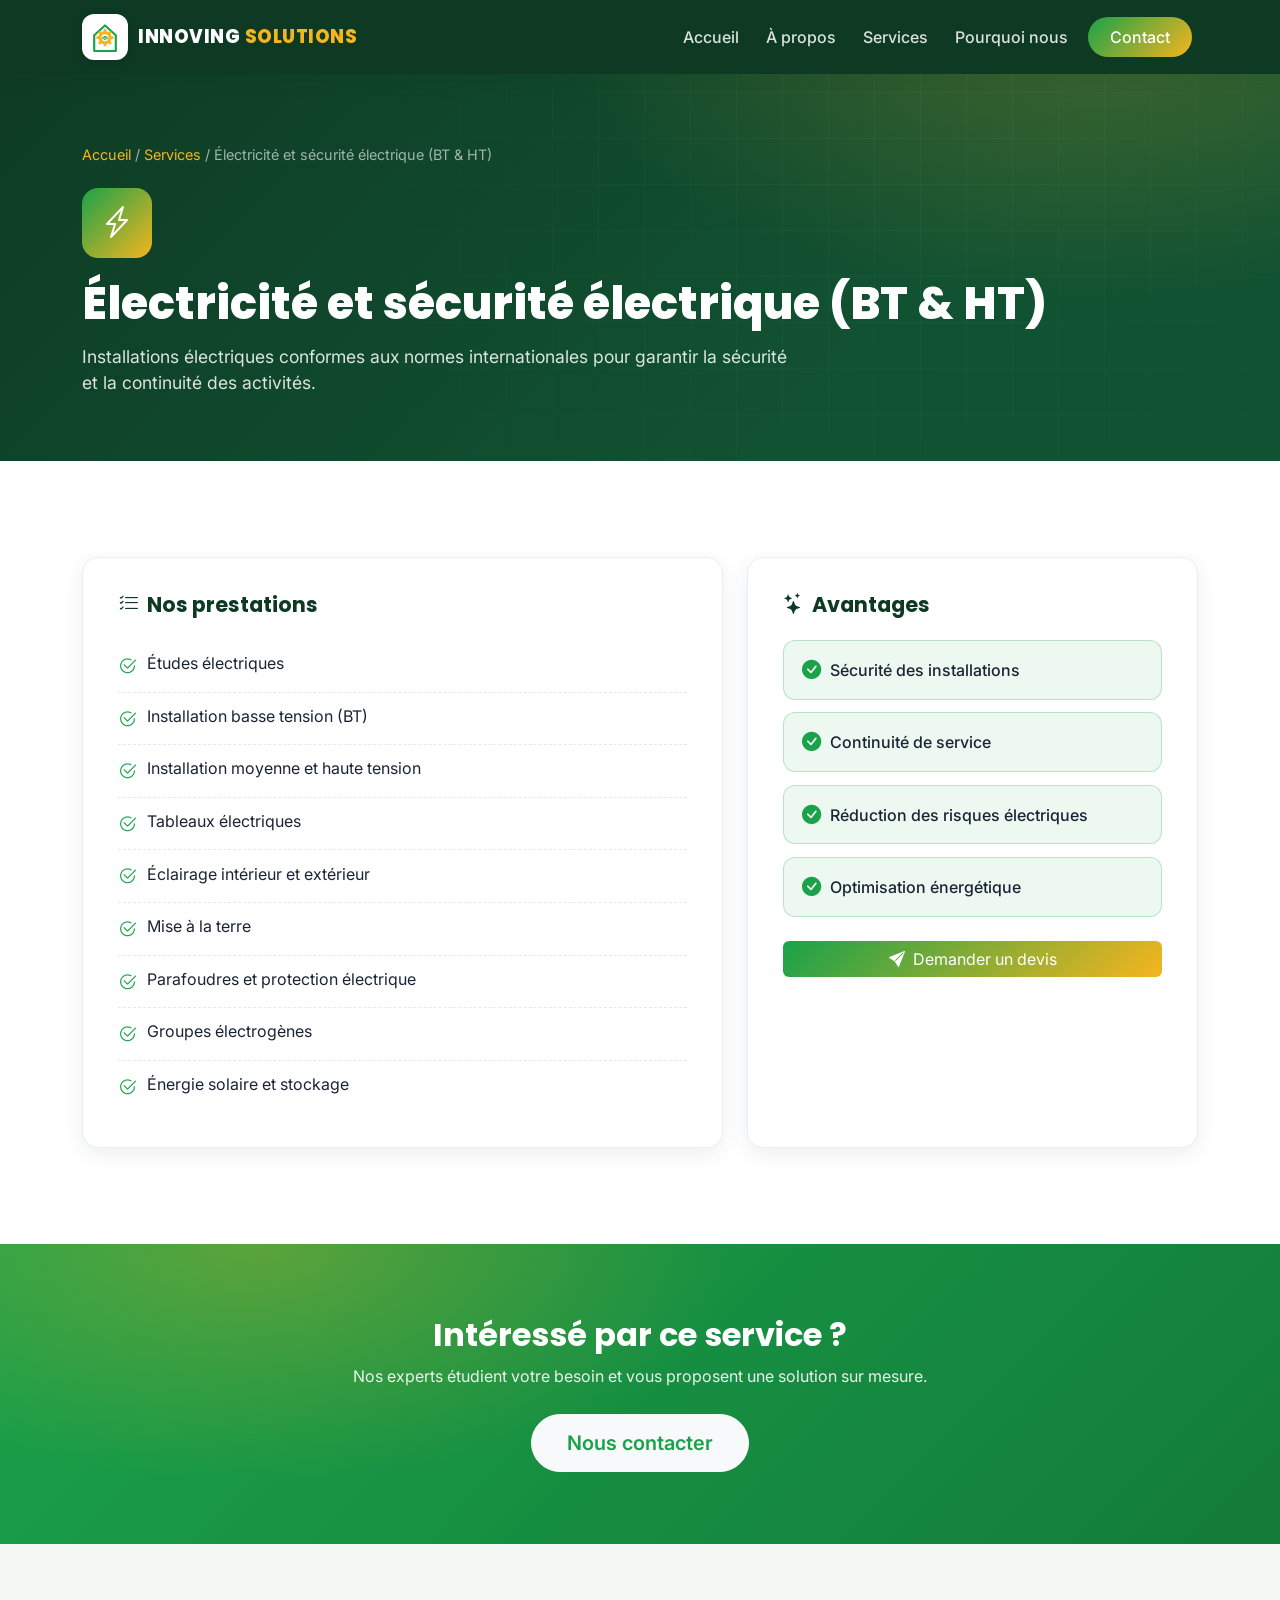
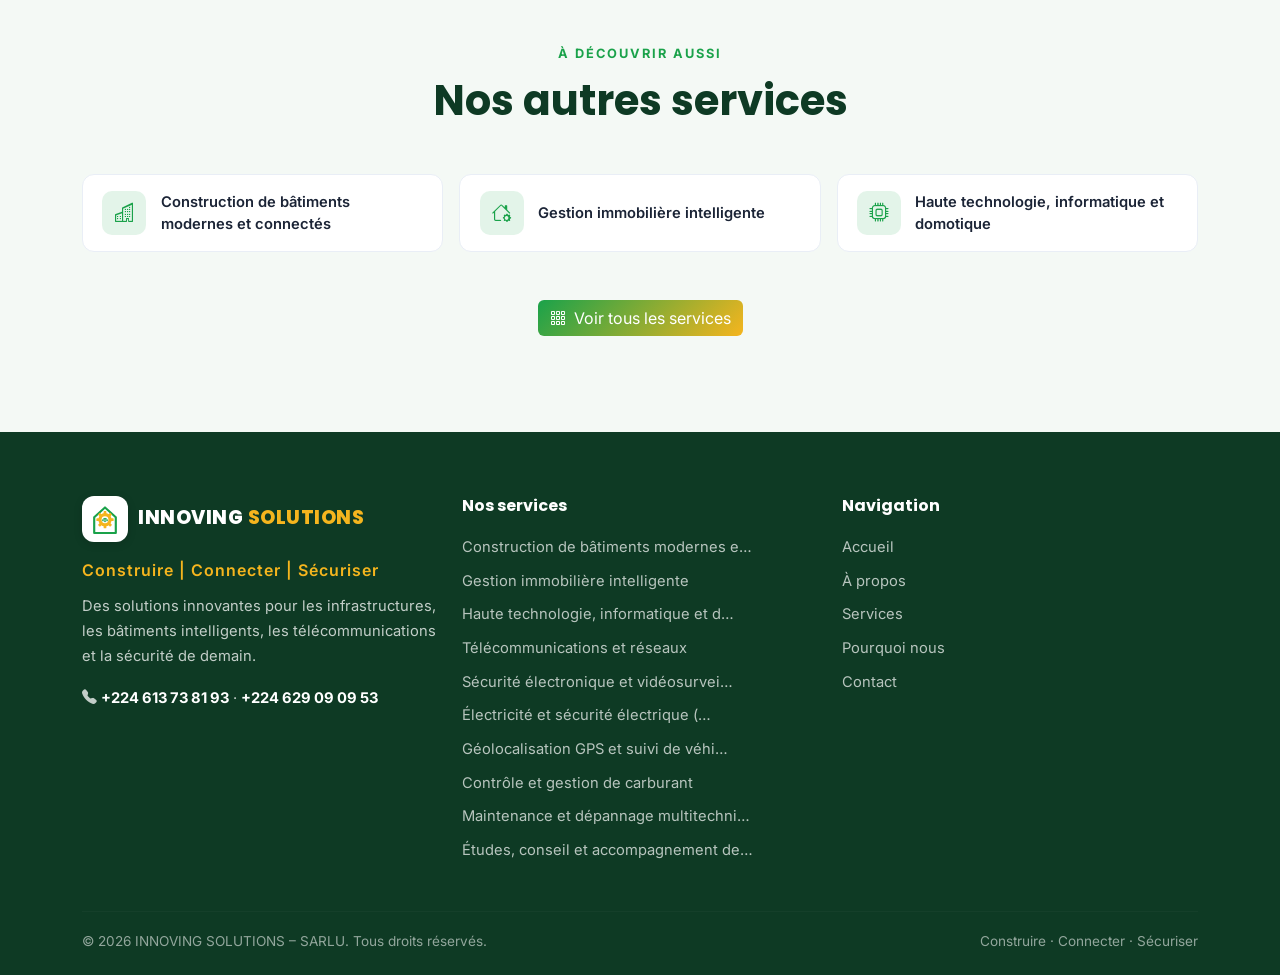
<file: services/electricite-securite-electrique.html>
<!DOCTYPE html>
<html lang="fr">
<head>
  <meta charset="UTF-8">
  <meta name="viewport" content="width=device-width, initial-scale=1.0">
  <meta name="description" content="Installations électriques basse et haute tension aux normes : tableaux, éclairage, mise à la terre, groupes électrogènes et énergie solaire.">
  <title>Électricité BT/HT & énergie solaire | INNOVING SOLUTIONS</title>
  <link rel="icon" type="image/svg+xml" href="../img/logo-mark.svg">
  <link rel="canonical" href="https://innovingsolutions.com/services/electricite-securite-electrique.html">

  <!-- Open Graph -->
  <meta property="og:type" content="website">
  <meta property="og:title" content="Électricité BT/HT & énergie solaire | INNOVING SOLUTIONS">
  <meta property="og:description" content="Installations électriques basse et haute tension aux normes : tableaux, éclairage, mise à la terre, groupes électrogènes et énergie solaire.">
  <meta property="og:url" content="https://innovingsolutions.com/services/electricite-securite-electrique.html">
  <meta property="og:locale" content="fr_FR">

  <link href="https://cdn.jsdelivr.net/npm/bootstrap@5.3.3/dist/css/bootstrap.min.css" rel="stylesheet">
  <link rel="stylesheet" href="https://cdn.jsdelivr.net/npm/bootstrap-icons@1.11.3/font/bootstrap-icons.css">
  <link rel="preconnect" href="https://fonts.googleapis.com">
  <link href="https://fonts.googleapis.com/css2?family=Poppins:wght@400;500;600;700;800&family=Inter:wght@400;500;600&display=swap" rel="stylesheet">
  <link rel="stylesheet" href="../css/style.css">
</head>
<body>

  <nav id="mainNav" class="navbar navbar-expand-lg navbar-dark fixed-top scrolled">
    <div class="container">
      <a class="navbar-brand d-flex align-items-center" href="../index.html">
        <img src="../img/logo-mark.svg" alt="" class="brand-logo">
        <span class="brand-text">INNOVING<span class="brand-accent"> SOLUTIONS</span></span>
      </a>
      <button class="navbar-toggler" type="button" data-bs-toggle="collapse" data-bs-target="#navContent" aria-controls="navContent" aria-expanded="false" aria-label="Menu">
        <span class="navbar-toggler-icon"></span>
      </button>
      <div class="collapse navbar-collapse" id="navContent">
        <ul class="navbar-nav ms-auto mb-2 mb-lg-0">
          <li class="nav-item"><a class="nav-link" href="../index.html#accueil">Accueil</a></li>
          <li class="nav-item"><a class="nav-link" href="../index.html#apropos">À propos</a></li>
          <li class="nav-item"><a class="nav-link" href="../index.html#services">Services</a></li>
          <li class="nav-item"><a class="nav-link" href="../index.html#pourquoi">Pourquoi nous</a></li>
          <li class="nav-item"><a class="nav-link btn-contact" href="../index.html#contact">Contact</a></li>
        </ul>
      </div>
    </div>
  </nav>

  <!-- HERO DU SERVICE -->
  <header class="service-hero">
    <div class="container">
      <div class="breadcrumb-bar">
        <a href="../index.html">Accueil</a> <span>/</span>
        <a href="../index.html#services">Services</a> <span>/</span>
        <span>Électricité et sécurité électrique (BT & HT)</span>
      </div>
      <div class="s-icon"><i class="bi bi-lightning-charge"></i></div>
      <h1>Électricité et sécurité électrique (BT & HT)</h1>
      <p>Installations électriques conformes aux normes internationales pour garantir la sécurité et la continuité des activités.</p>
    </div>
  </header>

  <!-- DÉTAIL -->
  <section class="section">
    <div class="container">
      <div class="row g-4">
        <div class="col-lg-7" data-reveal>
          <div class="detail-card">
            <h2><i class="bi bi-list-check me-2"></i>Nos prestations</h2>
            <ul class="detail-presta">
          <li><i class="bi bi-check2-circle"></i><span>Études électriques</span></li>
          <li><i class="bi bi-check2-circle"></i><span>Installation basse tension (BT)</span></li>
          <li><i class="bi bi-check2-circle"></i><span>Installation moyenne et haute tension</span></li>
          <li><i class="bi bi-check2-circle"></i><span>Tableaux électriques</span></li>
          <li><i class="bi bi-check2-circle"></i><span>Éclairage intérieur et extérieur</span></li>
          <li><i class="bi bi-check2-circle"></i><span>Mise à la terre</span></li>
          <li><i class="bi bi-check2-circle"></i><span>Parafoudres et protection électrique</span></li>
          <li><i class="bi bi-check2-circle"></i><span>Groupes électrogènes</span></li>
          <li><i class="bi bi-check2-circle"></i><span>Énergie solaire et stockage</span></li>
            </ul>
          </div>
        </div>
        <div class="col-lg-5" data-reveal>
          <div class="detail-card">
            <h2><i class="bi bi-stars me-2"></i>Avantages</h2>
            <ul class="detail-adv">
          <li><i class="bi bi-check-circle-fill"></i><span>Sécurité des installations</span></li>
          <li><i class="bi bi-check-circle-fill"></i><span>Continuité de service</span></li>
          <li><i class="bi bi-check-circle-fill"></i><span>Réduction des risques électriques</span></li>
          <li><i class="bi bi-check-circle-fill"></i><span>Optimisation énergétique</span></li>
            </ul>
            <a href="../index.html#contact" class="btn btn-primary w-100 mt-4">
              <i class="bi bi-send-fill me-2"></i>Demander un devis
            </a>
          </div>
        </div>
      </div>
    </div>
  </section>

  <!-- CTA -->
  <section class="cta-band">
    <div class="container text-center" data-reveal>
      <h2>Intéressé par ce service ?</h2>
      <p>Nos experts étudient votre besoin et vous proposent une solution sur mesure.</p>
      <a href="../index.html#contact" class="btn btn-light btn-lg">Nous contacter</a>
    </div>
  </section>

  <!-- AUTRES SERVICES -->
  <section class="section section-alt">
    <div class="container">
      <div class="text-center mb-5" data-reveal>
        <span class="section-eyebrow">À découvrir aussi</span>
        <h2 class="section-title">Nos autres services</h2>
      </div>
      <div class="row g-3 justify-content-center">
        <div class="col-md-4" data-reveal>
          <a class="related-card" href="construction-batiments-connectes.html">
            <i class="bi bi-buildings"></i>
            <span>Construction de bâtiments modernes et connectés</span>
          </a>
        </div>
        <div class="col-md-4" data-reveal>
          <a class="related-card" href="gestion-immobiliere-intelligente.html">
            <i class="bi bi-house-gear"></i>
            <span>Gestion immobilière intelligente</span>
          </a>
        </div>
        <div class="col-md-4" data-reveal>
          <a class="related-card" href="haute-technologie-informatique-domotique.html">
            <i class="bi bi-cpu"></i>
            <span>Haute technologie, informatique et domotique</span>
          </a>
        </div>
      </div>
      <div class="text-center mt-5" data-reveal>
        <a href="../index.html#services" class="btn btn-primary">
          <i class="bi bi-grid-3x3-gap me-2"></i>Voir tous les services
        </a>
      </div>
    </div>
  </section>


  <footer class="footer">
    <div class="container">
      <div class="row g-4">
        <div class="col-lg-4">
          <a class="navbar-brand d-flex align-items-center mb-3" href="../index.html">
            <img src="../img/logo-mark.svg" alt="" class="brand-logo">
            <span class="brand-text">INNOVING<span class="brand-accent"> SOLUTIONS</span></span>
          </a>
          <p class="footer-tagline">Construire | Connecter | Sécuriser</p>
          <p class="footer-text">Des solutions innovantes pour les infrastructures, les bâtiments intelligents, les télécommunications et la sécurité de demain.</p>
          <p class="footer-text mb-0"><i class="bi bi-telephone-fill"></i> <a href="tel:+224613738193">+224 613 73 81 93</a> · <a href="tel:+224629090953">+224 629 09 09 53</a></p>
        </div>
        <div class="col-6 col-lg-4">
          <h4 class="footer-heading">Nos services</h4>
          <ul class="footer-links">
            <li><a href="construction-batiments-connectes.html">Construction de bâtiments modernes e…</a></li>
            <li><a href="gestion-immobiliere-intelligente.html">Gestion immobilière intelligente</a></li>
            <li><a href="haute-technologie-informatique-domotique.html">Haute technologie, informatique et d…</a></li>
            <li><a href="telecommunications-reseaux.html">Télécommunications et réseaux</a></li>
            <li><a href="securite-electronique-videosurveillance.html">Sécurité électronique et vidéosurvei…</a></li>
            <li><a href="electricite-securite-electrique.html">Électricité et sécurité électrique (…</a></li>
            <li><a href="geolocalisation-gps-suivi-vehicules.html">Géolocalisation GPS et suivi de véhi…</a></li>
            <li><a href="controle-gestion-carburant.html">Contrôle et gestion de carburant</a></li>
            <li><a href="maintenance-depannage-multitechnique.html">Maintenance et dépannage multitechni…</a></li>
            <li><a href="etudes-conseil-accompagnement-projets.html">Études, conseil et accompagnement de…</a></li>
          </ul>
        </div>
        <div class="col-6 col-lg-4">
          <h4 class="footer-heading">Navigation</h4>
          <ul class="footer-links">
            <li><a href="../index.html#accueil">Accueil</a></li>
            <li><a href="../index.html#apropos">À propos</a></li>
            <li><a href="../index.html#services">Services</a></li>
            <li><a href="../index.html#pourquoi">Pourquoi nous</a></li>
            <li><a href="../index.html#contact">Contact</a></li>
          </ul>
        </div>
      </div>
      <hr class="footer-divider">
      <div class="footer-bottom">
        <span>© 2026 INNOVING SOLUTIONS – SARLU. Tous droits réservés.</span>
        <span>Construire · Connecter · Sécuriser</span>
      </div>
    </div>
  </footer>

  <button id="backToTop" class="back-to-top" aria-label="Retour en haut"><i class="bi bi-arrow-up"></i></button>

  <script src="https://cdn.jsdelivr.net/npm/bootstrap@5.3.3/dist/js/bootstrap.bundle.min.js"></script>
  <script>
    // Apparition au scroll + bouton retour haut (autonome)
    document.addEventListener("DOMContentLoaded", () => {
      const els = document.querySelectorAll("[data-reveal]");
      if ("IntersectionObserver" in window) {
        const obs = new IntersectionObserver((entries) => {
          entries.forEach(e => { if (e.isIntersecting) { e.target.classList.add("revealed"); obs.unobserve(e.target); } });
        }, { threshold: 0.12 });
        els.forEach(el => obs.observe(el));
      } else { els.forEach(el => el.classList.add("revealed")); }

      const btn = document.getElementById("backToTop");
      window.addEventListener("scroll", () => btn.classList.toggle("show", window.scrollY > 400));
      btn.addEventListener("click", () => window.scrollTo({ top: 0, behavior: "smooth" }));

      const collapseEl = document.getElementById("navContent");
      document.querySelectorAll("#navContent .nav-link").forEach(link => {
        link.addEventListener("click", () => {
          const inst = bootstrap.Collapse.getInstance(collapseEl);
          if (inst && window.innerWidth < 992) inst.hide();
        });
      });
    });
  </script>
</body>
</html>
</file>
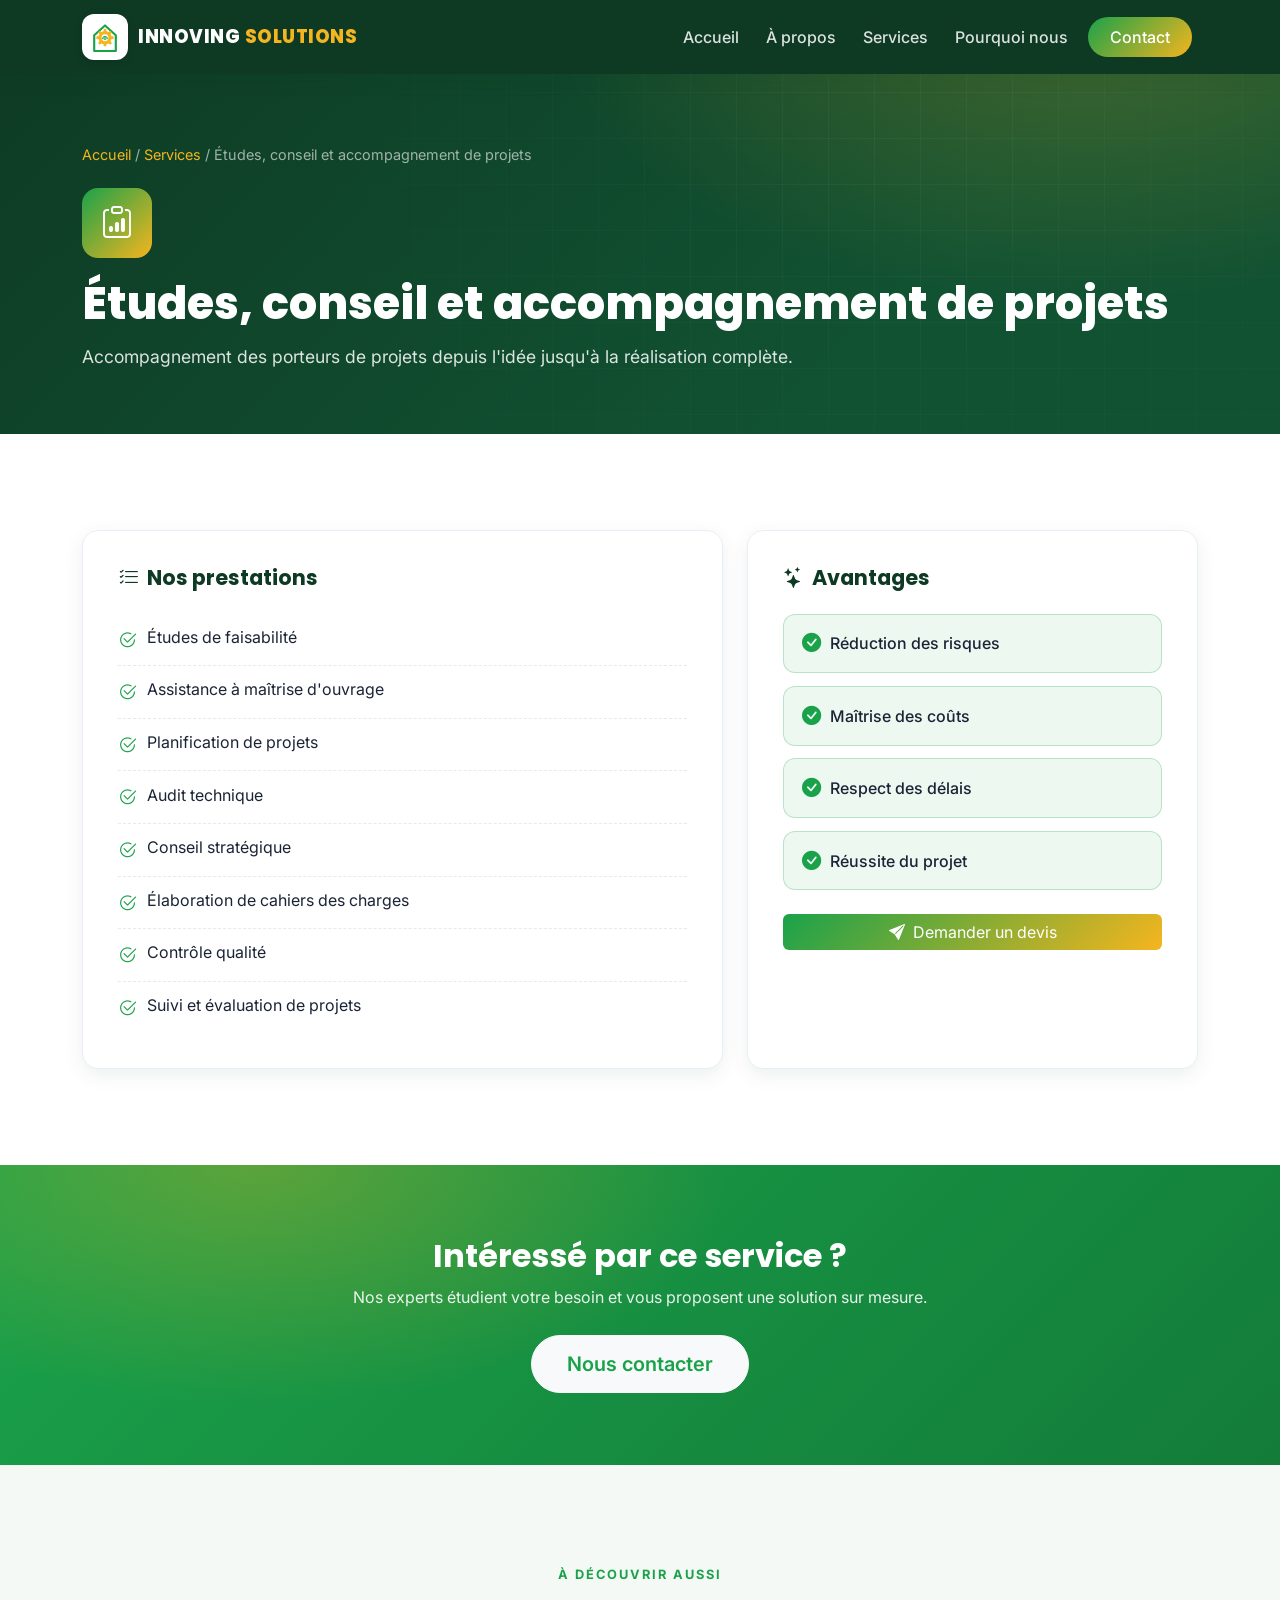
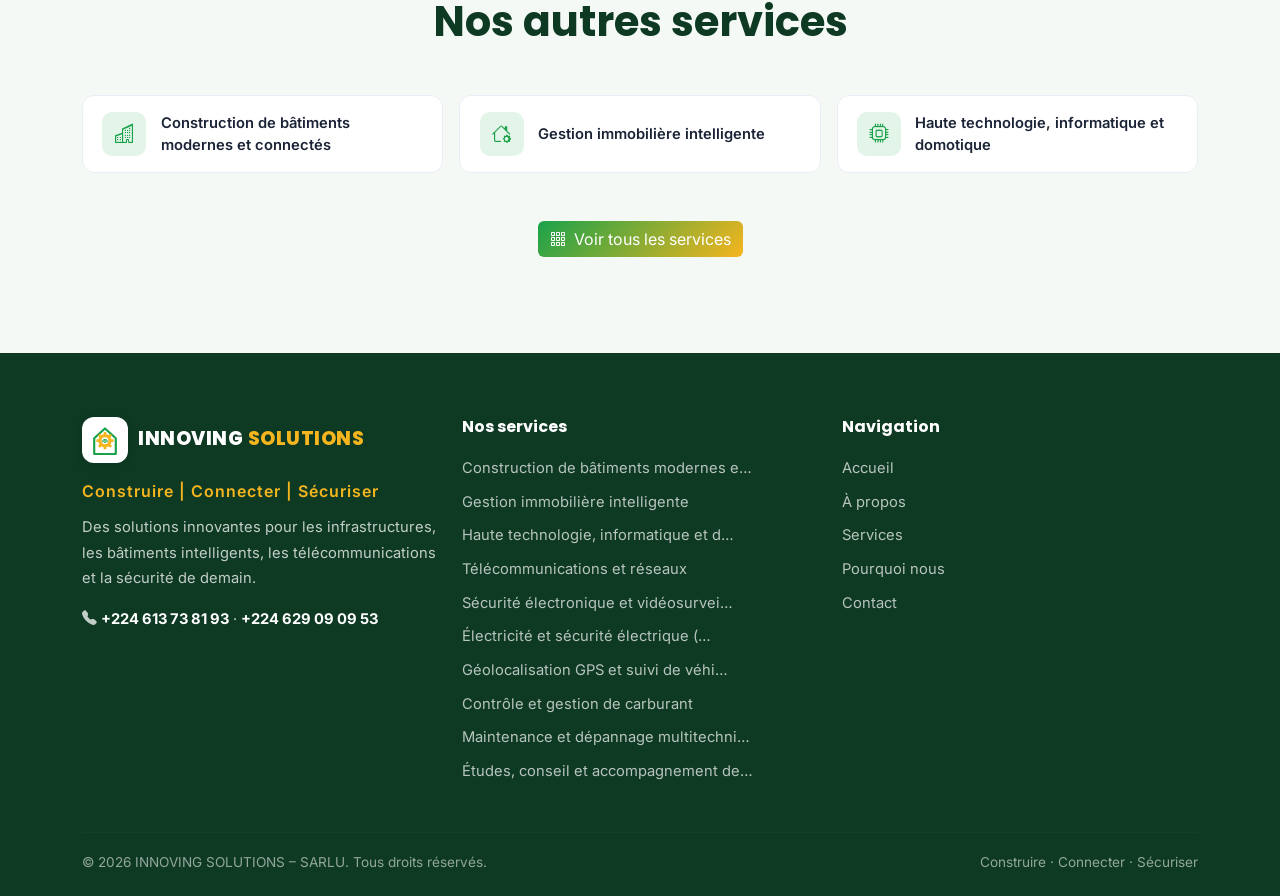
<file: services/etudes-conseil-accompagnement-projets.html>
<!DOCTYPE html>
<html lang="fr">
<head>
  <meta charset="UTF-8">
  <meta name="viewport" content="width=device-width, initial-scale=1.0">
  <meta name="description" content="Études de faisabilité, assistance à maîtrise d'ouvrage, audit technique, planification et contrôle qualité : vos projets sécurisés de A à Z.">
  <title>Études, conseil & accompagnement de projets | INNOVING SOLUTIONS</title>
  <link rel="icon" type="image/svg+xml" href="../img/logo-mark.svg">
  <link rel="canonical" href="https://innovingsolutions.com/services/etudes-conseil-accompagnement-projets.html">

  <!-- Open Graph -->
  <meta property="og:type" content="website">
  <meta property="og:title" content="Études, conseil & accompagnement de projets | INNOVING SOLUTIONS">
  <meta property="og:description" content="Études de faisabilité, assistance à maîtrise d'ouvrage, audit technique, planification et contrôle qualité : vos projets sécurisés de A à Z.">
  <meta property="og:url" content="https://innovingsolutions.com/services/etudes-conseil-accompagnement-projets.html">
  <meta property="og:locale" content="fr_FR">

  <link href="https://cdn.jsdelivr.net/npm/bootstrap@5.3.3/dist/css/bootstrap.min.css" rel="stylesheet">
  <link rel="stylesheet" href="https://cdn.jsdelivr.net/npm/bootstrap-icons@1.11.3/font/bootstrap-icons.css">
  <link rel="preconnect" href="https://fonts.googleapis.com">
  <link href="https://fonts.googleapis.com/css2?family=Poppins:wght@400;500;600;700;800&family=Inter:wght@400;500;600&display=swap" rel="stylesheet">
  <link rel="stylesheet" href="../css/style.css">
</head>
<body>

  <nav id="mainNav" class="navbar navbar-expand-lg navbar-dark fixed-top scrolled">
    <div class="container">
      <a class="navbar-brand d-flex align-items-center" href="../index.html">
        <img src="../img/logo-mark.svg" alt="" class="brand-logo">
        <span class="brand-text">INNOVING<span class="brand-accent"> SOLUTIONS</span></span>
      </a>
      <button class="navbar-toggler" type="button" data-bs-toggle="collapse" data-bs-target="#navContent" aria-controls="navContent" aria-expanded="false" aria-label="Menu">
        <span class="navbar-toggler-icon"></span>
      </button>
      <div class="collapse navbar-collapse" id="navContent">
        <ul class="navbar-nav ms-auto mb-2 mb-lg-0">
          <li class="nav-item"><a class="nav-link" href="../index.html#accueil">Accueil</a></li>
          <li class="nav-item"><a class="nav-link" href="../index.html#apropos">À propos</a></li>
          <li class="nav-item"><a class="nav-link" href="../index.html#services">Services</a></li>
          <li class="nav-item"><a class="nav-link" href="../index.html#pourquoi">Pourquoi nous</a></li>
          <li class="nav-item"><a class="nav-link btn-contact" href="../index.html#contact">Contact</a></li>
        </ul>
      </div>
    </div>
  </nav>

  <!-- HERO DU SERVICE -->
  <header class="service-hero">
    <div class="container">
      <div class="breadcrumb-bar">
        <a href="../index.html">Accueil</a> <span>/</span>
        <a href="../index.html#services">Services</a> <span>/</span>
        <span>Études, conseil et accompagnement de projets</span>
      </div>
      <div class="s-icon"><i class="bi bi-clipboard-data"></i></div>
      <h1>Études, conseil et accompagnement de projets</h1>
      <p>Accompagnement des porteurs de projets depuis l'idée jusqu'à la réalisation complète.</p>
    </div>
  </header>

  <!-- DÉTAIL -->
  <section class="section">
    <div class="container">
      <div class="row g-4">
        <div class="col-lg-7" data-reveal>
          <div class="detail-card">
            <h2><i class="bi bi-list-check me-2"></i>Nos prestations</h2>
            <ul class="detail-presta">
          <li><i class="bi bi-check2-circle"></i><span>Études de faisabilité</span></li>
          <li><i class="bi bi-check2-circle"></i><span>Assistance à maîtrise d'ouvrage</span></li>
          <li><i class="bi bi-check2-circle"></i><span>Planification de projets</span></li>
          <li><i class="bi bi-check2-circle"></i><span>Audit technique</span></li>
          <li><i class="bi bi-check2-circle"></i><span>Conseil stratégique</span></li>
          <li><i class="bi bi-check2-circle"></i><span>Élaboration de cahiers des charges</span></li>
          <li><i class="bi bi-check2-circle"></i><span>Contrôle qualité</span></li>
          <li><i class="bi bi-check2-circle"></i><span>Suivi et évaluation de projets</span></li>
            </ul>
          </div>
        </div>
        <div class="col-lg-5" data-reveal>
          <div class="detail-card">
            <h2><i class="bi bi-stars me-2"></i>Avantages</h2>
            <ul class="detail-adv">
          <li><i class="bi bi-check-circle-fill"></i><span>Réduction des risques</span></li>
          <li><i class="bi bi-check-circle-fill"></i><span>Maîtrise des coûts</span></li>
          <li><i class="bi bi-check-circle-fill"></i><span>Respect des délais</span></li>
          <li><i class="bi bi-check-circle-fill"></i><span>Réussite du projet</span></li>
            </ul>
            <a href="../index.html#contact" class="btn btn-primary w-100 mt-4">
              <i class="bi bi-send-fill me-2"></i>Demander un devis
            </a>
          </div>
        </div>
      </div>
    </div>
  </section>

  <!-- CTA -->
  <section class="cta-band">
    <div class="container text-center" data-reveal>
      <h2>Intéressé par ce service ?</h2>
      <p>Nos experts étudient votre besoin et vous proposent une solution sur mesure.</p>
      <a href="../index.html#contact" class="btn btn-light btn-lg">Nous contacter</a>
    </div>
  </section>

  <!-- AUTRES SERVICES -->
  <section class="section section-alt">
    <div class="container">
      <div class="text-center mb-5" data-reveal>
        <span class="section-eyebrow">À découvrir aussi</span>
        <h2 class="section-title">Nos autres services</h2>
      </div>
      <div class="row g-3 justify-content-center">
        <div class="col-md-4" data-reveal>
          <a class="related-card" href="construction-batiments-connectes.html">
            <i class="bi bi-buildings"></i>
            <span>Construction de bâtiments modernes et connectés</span>
          </a>
        </div>
        <div class="col-md-4" data-reveal>
          <a class="related-card" href="gestion-immobiliere-intelligente.html">
            <i class="bi bi-house-gear"></i>
            <span>Gestion immobilière intelligente</span>
          </a>
        </div>
        <div class="col-md-4" data-reveal>
          <a class="related-card" href="haute-technologie-informatique-domotique.html">
            <i class="bi bi-cpu"></i>
            <span>Haute technologie, informatique et domotique</span>
          </a>
        </div>
      </div>
      <div class="text-center mt-5" data-reveal>
        <a href="../index.html#services" class="btn btn-primary">
          <i class="bi bi-grid-3x3-gap me-2"></i>Voir tous les services
        </a>
      </div>
    </div>
  </section>


  <footer class="footer">
    <div class="container">
      <div class="row g-4">
        <div class="col-lg-4">
          <a class="navbar-brand d-flex align-items-center mb-3" href="../index.html">
            <img src="../img/logo-mark.svg" alt="" class="brand-logo">
            <span class="brand-text">INNOVING<span class="brand-accent"> SOLUTIONS</span></span>
          </a>
          <p class="footer-tagline">Construire | Connecter | Sécuriser</p>
          <p class="footer-text">Des solutions innovantes pour les infrastructures, les bâtiments intelligents, les télécommunications et la sécurité de demain.</p>
          <p class="footer-text mb-0"><i class="bi bi-telephone-fill"></i> <a href="tel:+224613738193">+224 613 73 81 93</a> · <a href="tel:+224629090953">+224 629 09 09 53</a></p>
        </div>
        <div class="col-6 col-lg-4">
          <h4 class="footer-heading">Nos services</h4>
          <ul class="footer-links">
            <li><a href="construction-batiments-connectes.html">Construction de bâtiments modernes e…</a></li>
            <li><a href="gestion-immobiliere-intelligente.html">Gestion immobilière intelligente</a></li>
            <li><a href="haute-technologie-informatique-domotique.html">Haute technologie, informatique et d…</a></li>
            <li><a href="telecommunications-reseaux.html">Télécommunications et réseaux</a></li>
            <li><a href="securite-electronique-videosurveillance.html">Sécurité électronique et vidéosurvei…</a></li>
            <li><a href="electricite-securite-electrique.html">Électricité et sécurité électrique (…</a></li>
            <li><a href="geolocalisation-gps-suivi-vehicules.html">Géolocalisation GPS et suivi de véhi…</a></li>
            <li><a href="controle-gestion-carburant.html">Contrôle et gestion de carburant</a></li>
            <li><a href="maintenance-depannage-multitechnique.html">Maintenance et dépannage multitechni…</a></li>
            <li><a href="etudes-conseil-accompagnement-projets.html">Études, conseil et accompagnement de…</a></li>
          </ul>
        </div>
        <div class="col-6 col-lg-4">
          <h4 class="footer-heading">Navigation</h4>
          <ul class="footer-links">
            <li><a href="../index.html#accueil">Accueil</a></li>
            <li><a href="../index.html#apropos">À propos</a></li>
            <li><a href="../index.html#services">Services</a></li>
            <li><a href="../index.html#pourquoi">Pourquoi nous</a></li>
            <li><a href="../index.html#contact">Contact</a></li>
          </ul>
        </div>
      </div>
      <hr class="footer-divider">
      <div class="footer-bottom">
        <span>© 2026 INNOVING SOLUTIONS – SARLU. Tous droits réservés.</span>
        <span>Construire · Connecter · Sécuriser</span>
      </div>
    </div>
  </footer>

  <button id="backToTop" class="back-to-top" aria-label="Retour en haut"><i class="bi bi-arrow-up"></i></button>

  <script src="https://cdn.jsdelivr.net/npm/bootstrap@5.3.3/dist/js/bootstrap.bundle.min.js"></script>
  <script>
    // Apparition au scroll + bouton retour haut (autonome)
    document.addEventListener("DOMContentLoaded", () => {
      const els = document.querySelectorAll("[data-reveal]");
      if ("IntersectionObserver" in window) {
        const obs = new IntersectionObserver((entries) => {
          entries.forEach(e => { if (e.isIntersecting) { e.target.classList.add("revealed"); obs.unobserve(e.target); } });
        }, { threshold: 0.12 });
        els.forEach(el => obs.observe(el));
      } else { els.forEach(el => el.classList.add("revealed")); }

      const btn = document.getElementById("backToTop");
      window.addEventListener("scroll", () => btn.classList.toggle("show", window.scrollY > 400));
      btn.addEventListener("click", () => window.scrollTo({ top: 0, behavior: "smooth" }));

      const collapseEl = document.getElementById("navContent");
      document.querySelectorAll("#navContent .nav-link").forEach(link => {
        link.addEventListener("click", () => {
          const inst = bootstrap.Collapse.getInstance(collapseEl);
          if (inst && window.innerWidth < 992) inst.hide();
        });
      });
    });
  </script>
</body>
</html>
</file>
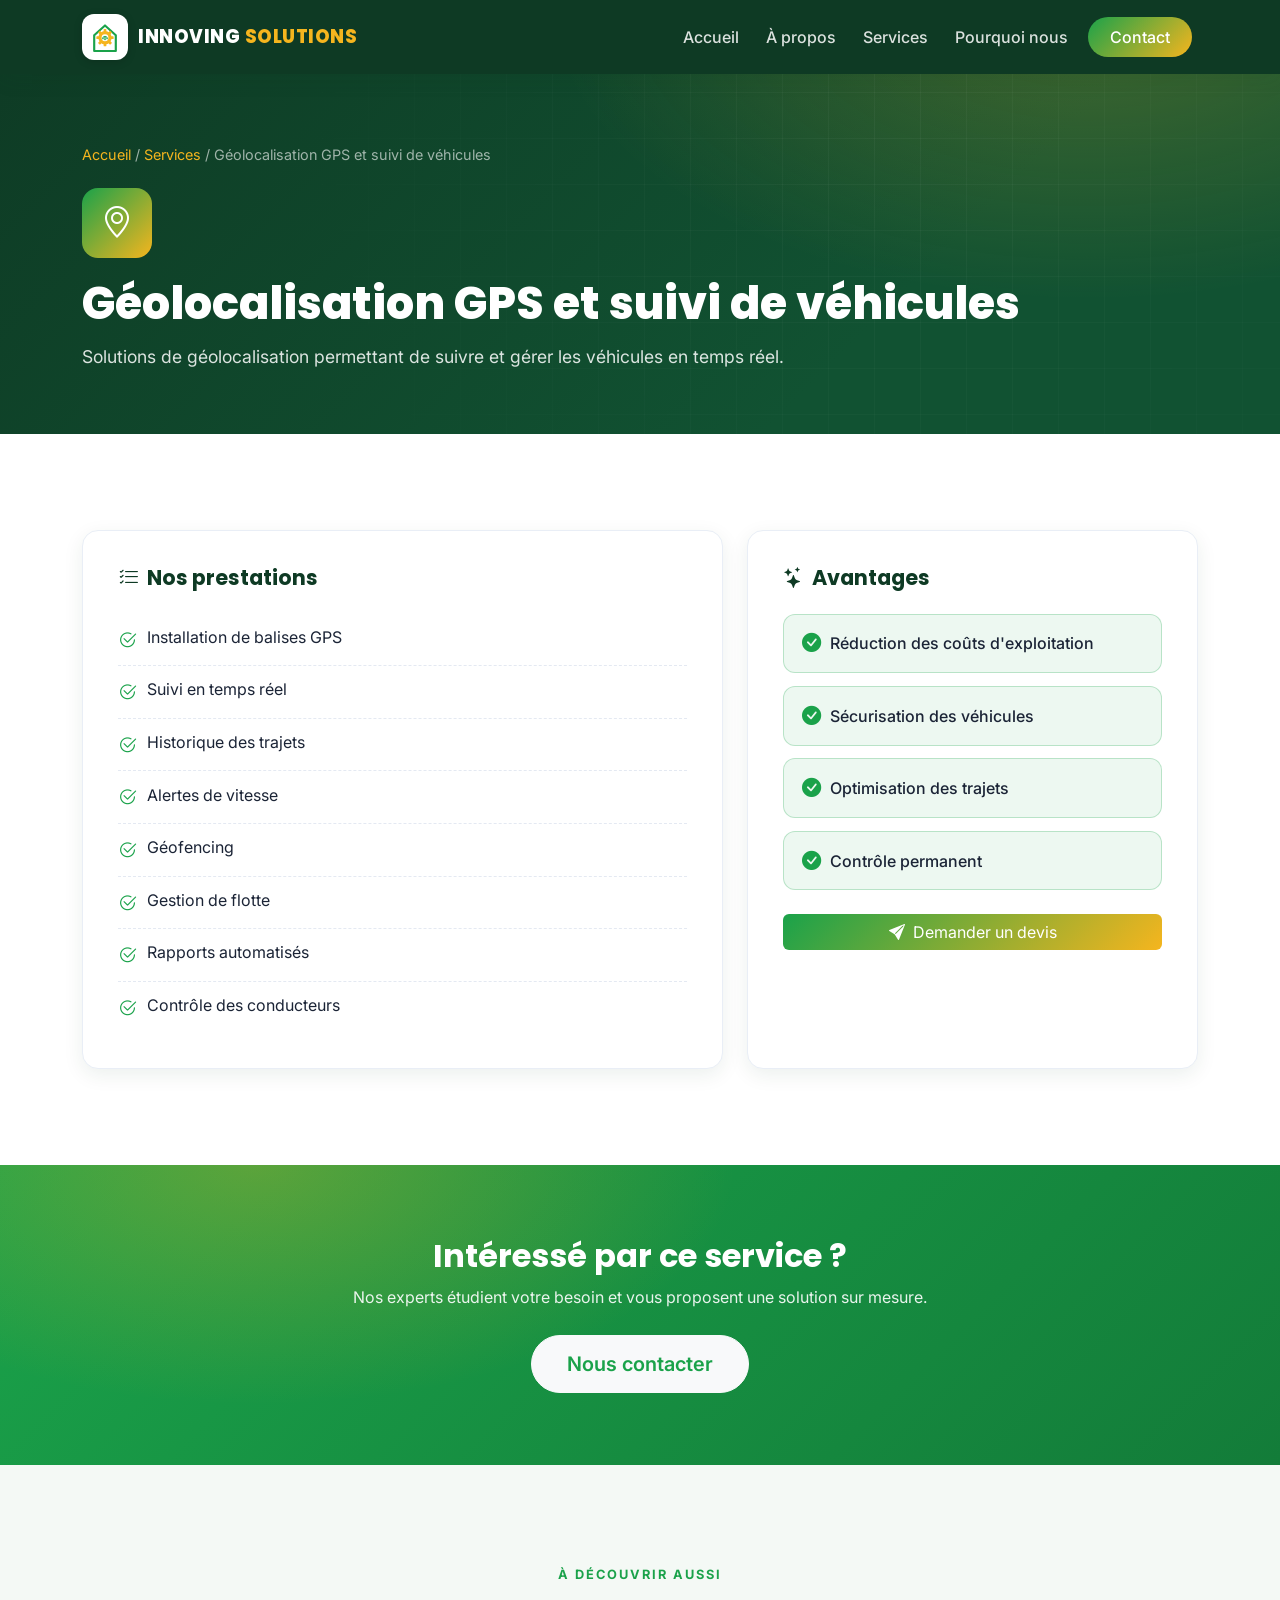
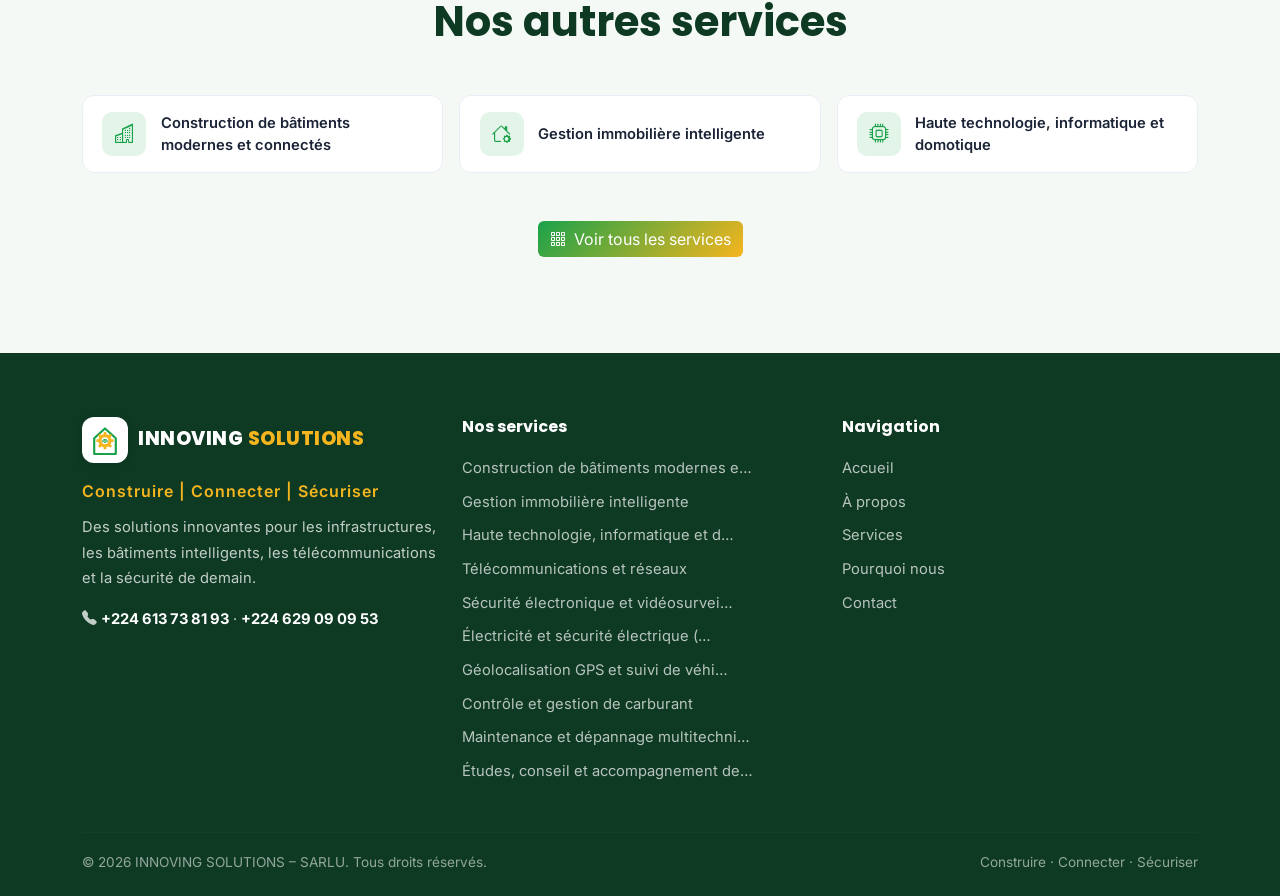
<file: services/geolocalisation-gps-suivi-vehicules.html>
<!DOCTYPE html>
<html lang="fr">
<head>
  <meta charset="UTF-8">
  <meta name="viewport" content="width=device-width, initial-scale=1.0">
  <meta name="description" content="Suivez vos véhicules en temps réel : balises GPS, historique des trajets, géofencing, alertes et rapports. Sécurisez votre flotte et réduisez vos coûts.">
  <title>Géolocalisation GPS & gestion de flotte | INNOVING SOLUTIONS</title>
  <link rel="icon" type="image/svg+xml" href="../img/logo-mark.svg">
  <link rel="canonical" href="https://innovingsolutions.com/services/geolocalisation-gps-suivi-vehicules.html">

  <!-- Open Graph -->
  <meta property="og:type" content="website">
  <meta property="og:title" content="Géolocalisation GPS & gestion de flotte | INNOVING SOLUTIONS">
  <meta property="og:description" content="Suivez vos véhicules en temps réel : balises GPS, historique des trajets, géofencing, alertes et rapports. Sécurisez votre flotte et réduisez vos coûts.">
  <meta property="og:url" content="https://innovingsolutions.com/services/geolocalisation-gps-suivi-vehicules.html">
  <meta property="og:locale" content="fr_FR">

  <link href="https://cdn.jsdelivr.net/npm/bootstrap@5.3.3/dist/css/bootstrap.min.css" rel="stylesheet">
  <link rel="stylesheet" href="https://cdn.jsdelivr.net/npm/bootstrap-icons@1.11.3/font/bootstrap-icons.css">
  <link rel="preconnect" href="https://fonts.googleapis.com">
  <link href="https://fonts.googleapis.com/css2?family=Poppins:wght@400;500;600;700;800&family=Inter:wght@400;500;600&display=swap" rel="stylesheet">
  <link rel="stylesheet" href="../css/style.css">
</head>
<body>

  <nav id="mainNav" class="navbar navbar-expand-lg navbar-dark fixed-top scrolled">
    <div class="container">
      <a class="navbar-brand d-flex align-items-center" href="../index.html">
        <img src="../img/logo-mark.svg" alt="" class="brand-logo">
        <span class="brand-text">INNOVING<span class="brand-accent"> SOLUTIONS</span></span>
      </a>
      <button class="navbar-toggler" type="button" data-bs-toggle="collapse" data-bs-target="#navContent" aria-controls="navContent" aria-expanded="false" aria-label="Menu">
        <span class="navbar-toggler-icon"></span>
      </button>
      <div class="collapse navbar-collapse" id="navContent">
        <ul class="navbar-nav ms-auto mb-2 mb-lg-0">
          <li class="nav-item"><a class="nav-link" href="../index.html#accueil">Accueil</a></li>
          <li class="nav-item"><a class="nav-link" href="../index.html#apropos">À propos</a></li>
          <li class="nav-item"><a class="nav-link" href="../index.html#services">Services</a></li>
          <li class="nav-item"><a class="nav-link" href="../index.html#pourquoi">Pourquoi nous</a></li>
          <li class="nav-item"><a class="nav-link btn-contact" href="../index.html#contact">Contact</a></li>
        </ul>
      </div>
    </div>
  </nav>

  <!-- HERO DU SERVICE -->
  <header class="service-hero">
    <div class="container">
      <div class="breadcrumb-bar">
        <a href="../index.html">Accueil</a> <span>/</span>
        <a href="../index.html#services">Services</a> <span>/</span>
        <span>Géolocalisation GPS et suivi de véhicules</span>
      </div>
      <div class="s-icon"><i class="bi bi-geo-alt"></i></div>
      <h1>Géolocalisation GPS et suivi de véhicules</h1>
      <p>Solutions de géolocalisation permettant de suivre et gérer les véhicules en temps réel.</p>
    </div>
  </header>

  <!-- DÉTAIL -->
  <section class="section">
    <div class="container">
      <div class="row g-4">
        <div class="col-lg-7" data-reveal>
          <div class="detail-card">
            <h2><i class="bi bi-list-check me-2"></i>Nos prestations</h2>
            <ul class="detail-presta">
          <li><i class="bi bi-check2-circle"></i><span>Installation de balises GPS</span></li>
          <li><i class="bi bi-check2-circle"></i><span>Suivi en temps réel</span></li>
          <li><i class="bi bi-check2-circle"></i><span>Historique des trajets</span></li>
          <li><i class="bi bi-check2-circle"></i><span>Alertes de vitesse</span></li>
          <li><i class="bi bi-check2-circle"></i><span>Géofencing</span></li>
          <li><i class="bi bi-check2-circle"></i><span>Gestion de flotte</span></li>
          <li><i class="bi bi-check2-circle"></i><span>Rapports automatisés</span></li>
          <li><i class="bi bi-check2-circle"></i><span>Contrôle des conducteurs</span></li>
            </ul>
          </div>
        </div>
        <div class="col-lg-5" data-reveal>
          <div class="detail-card">
            <h2><i class="bi bi-stars me-2"></i>Avantages</h2>
            <ul class="detail-adv">
          <li><i class="bi bi-check-circle-fill"></i><span>Réduction des coûts d'exploitation</span></li>
          <li><i class="bi bi-check-circle-fill"></i><span>Sécurisation des véhicules</span></li>
          <li><i class="bi bi-check-circle-fill"></i><span>Optimisation des trajets</span></li>
          <li><i class="bi bi-check-circle-fill"></i><span>Contrôle permanent</span></li>
            </ul>
            <a href="../index.html#contact" class="btn btn-primary w-100 mt-4">
              <i class="bi bi-send-fill me-2"></i>Demander un devis
            </a>
          </div>
        </div>
      </div>
    </div>
  </section>

  <!-- CTA -->
  <section class="cta-band">
    <div class="container text-center" data-reveal>
      <h2>Intéressé par ce service ?</h2>
      <p>Nos experts étudient votre besoin et vous proposent une solution sur mesure.</p>
      <a href="../index.html#contact" class="btn btn-light btn-lg">Nous contacter</a>
    </div>
  </section>

  <!-- AUTRES SERVICES -->
  <section class="section section-alt">
    <div class="container">
      <div class="text-center mb-5" data-reveal>
        <span class="section-eyebrow">À découvrir aussi</span>
        <h2 class="section-title">Nos autres services</h2>
      </div>
      <div class="row g-3 justify-content-center">
        <div class="col-md-4" data-reveal>
          <a class="related-card" href="construction-batiments-connectes.html">
            <i class="bi bi-buildings"></i>
            <span>Construction de bâtiments modernes et connectés</span>
          </a>
        </div>
        <div class="col-md-4" data-reveal>
          <a class="related-card" href="gestion-immobiliere-intelligente.html">
            <i class="bi bi-house-gear"></i>
            <span>Gestion immobilière intelligente</span>
          </a>
        </div>
        <div class="col-md-4" data-reveal>
          <a class="related-card" href="haute-technologie-informatique-domotique.html">
            <i class="bi bi-cpu"></i>
            <span>Haute technologie, informatique et domotique</span>
          </a>
        </div>
      </div>
      <div class="text-center mt-5" data-reveal>
        <a href="../index.html#services" class="btn btn-primary">
          <i class="bi bi-grid-3x3-gap me-2"></i>Voir tous les services
        </a>
      </div>
    </div>
  </section>


  <footer class="footer">
    <div class="container">
      <div class="row g-4">
        <div class="col-lg-4">
          <a class="navbar-brand d-flex align-items-center mb-3" href="../index.html">
            <img src="../img/logo-mark.svg" alt="" class="brand-logo">
            <span class="brand-text">INNOVING<span class="brand-accent"> SOLUTIONS</span></span>
          </a>
          <p class="footer-tagline">Construire | Connecter | Sécuriser</p>
          <p class="footer-text">Des solutions innovantes pour les infrastructures, les bâtiments intelligents, les télécommunications et la sécurité de demain.</p>
          <p class="footer-text mb-0"><i class="bi bi-telephone-fill"></i> <a href="tel:+224613738193">+224 613 73 81 93</a> · <a href="tel:+224629090953">+224 629 09 09 53</a></p>
        </div>
        <div class="col-6 col-lg-4">
          <h4 class="footer-heading">Nos services</h4>
          <ul class="footer-links">
            <li><a href="construction-batiments-connectes.html">Construction de bâtiments modernes e…</a></li>
            <li><a href="gestion-immobiliere-intelligente.html">Gestion immobilière intelligente</a></li>
            <li><a href="haute-technologie-informatique-domotique.html">Haute technologie, informatique et d…</a></li>
            <li><a href="telecommunications-reseaux.html">Télécommunications et réseaux</a></li>
            <li><a href="securite-electronique-videosurveillance.html">Sécurité électronique et vidéosurvei…</a></li>
            <li><a href="electricite-securite-electrique.html">Électricité et sécurité électrique (…</a></li>
            <li><a href="geolocalisation-gps-suivi-vehicules.html">Géolocalisation GPS et suivi de véhi…</a></li>
            <li><a href="controle-gestion-carburant.html">Contrôle et gestion de carburant</a></li>
            <li><a href="maintenance-depannage-multitechnique.html">Maintenance et dépannage multitechni…</a></li>
            <li><a href="etudes-conseil-accompagnement-projets.html">Études, conseil et accompagnement de…</a></li>
          </ul>
        </div>
        <div class="col-6 col-lg-4">
          <h4 class="footer-heading">Navigation</h4>
          <ul class="footer-links">
            <li><a href="../index.html#accueil">Accueil</a></li>
            <li><a href="../index.html#apropos">À propos</a></li>
            <li><a href="../index.html#services">Services</a></li>
            <li><a href="../index.html#pourquoi">Pourquoi nous</a></li>
            <li><a href="../index.html#contact">Contact</a></li>
          </ul>
        </div>
      </div>
      <hr class="footer-divider">
      <div class="footer-bottom">
        <span>© 2026 INNOVING SOLUTIONS – SARLU. Tous droits réservés.</span>
        <span>Construire · Connecter · Sécuriser</span>
      </div>
    </div>
  </footer>

  <button id="backToTop" class="back-to-top" aria-label="Retour en haut"><i class="bi bi-arrow-up"></i></button>

  <script src="https://cdn.jsdelivr.net/npm/bootstrap@5.3.3/dist/js/bootstrap.bundle.min.js"></script>
  <script>
    // Apparition au scroll + bouton retour haut (autonome)
    document.addEventListener("DOMContentLoaded", () => {
      const els = document.querySelectorAll("[data-reveal]");
      if ("IntersectionObserver" in window) {
        const obs = new IntersectionObserver((entries) => {
          entries.forEach(e => { if (e.isIntersecting) { e.target.classList.add("revealed"); obs.unobserve(e.target); } });
        }, { threshold: 0.12 });
        els.forEach(el => obs.observe(el));
      } else { els.forEach(el => el.classList.add("revealed")); }

      const btn = document.getElementById("backToTop");
      window.addEventListener("scroll", () => btn.classList.toggle("show", window.scrollY > 400));
      btn.addEventListener("click", () => window.scrollTo({ top: 0, behavior: "smooth" }));

      const collapseEl = document.getElementById("navContent");
      document.querySelectorAll("#navContent .nav-link").forEach(link => {
        link.addEventListener("click", () => {
          const inst = bootstrap.Collapse.getInstance(collapseEl);
          if (inst && window.innerWidth < 992) inst.hide();
        });
      });
    });
  </script>
</body>
</html>
</file>
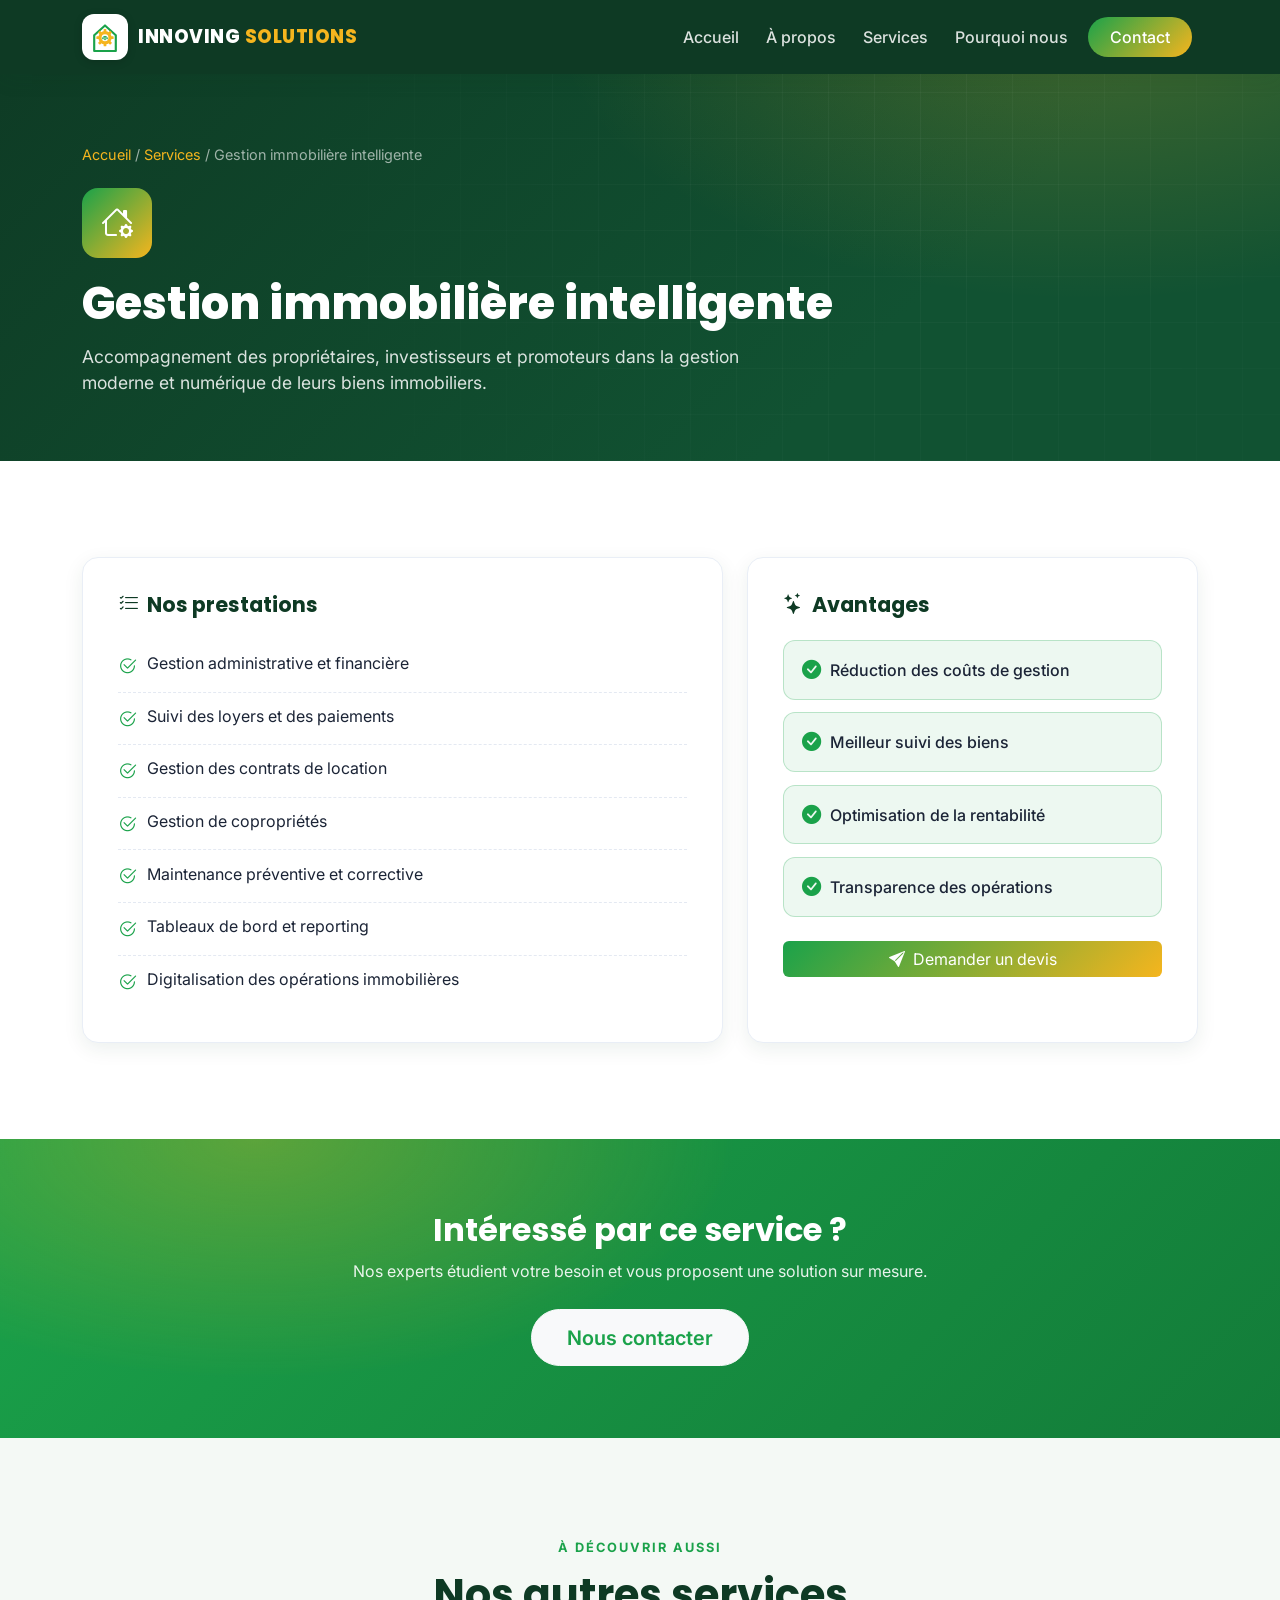
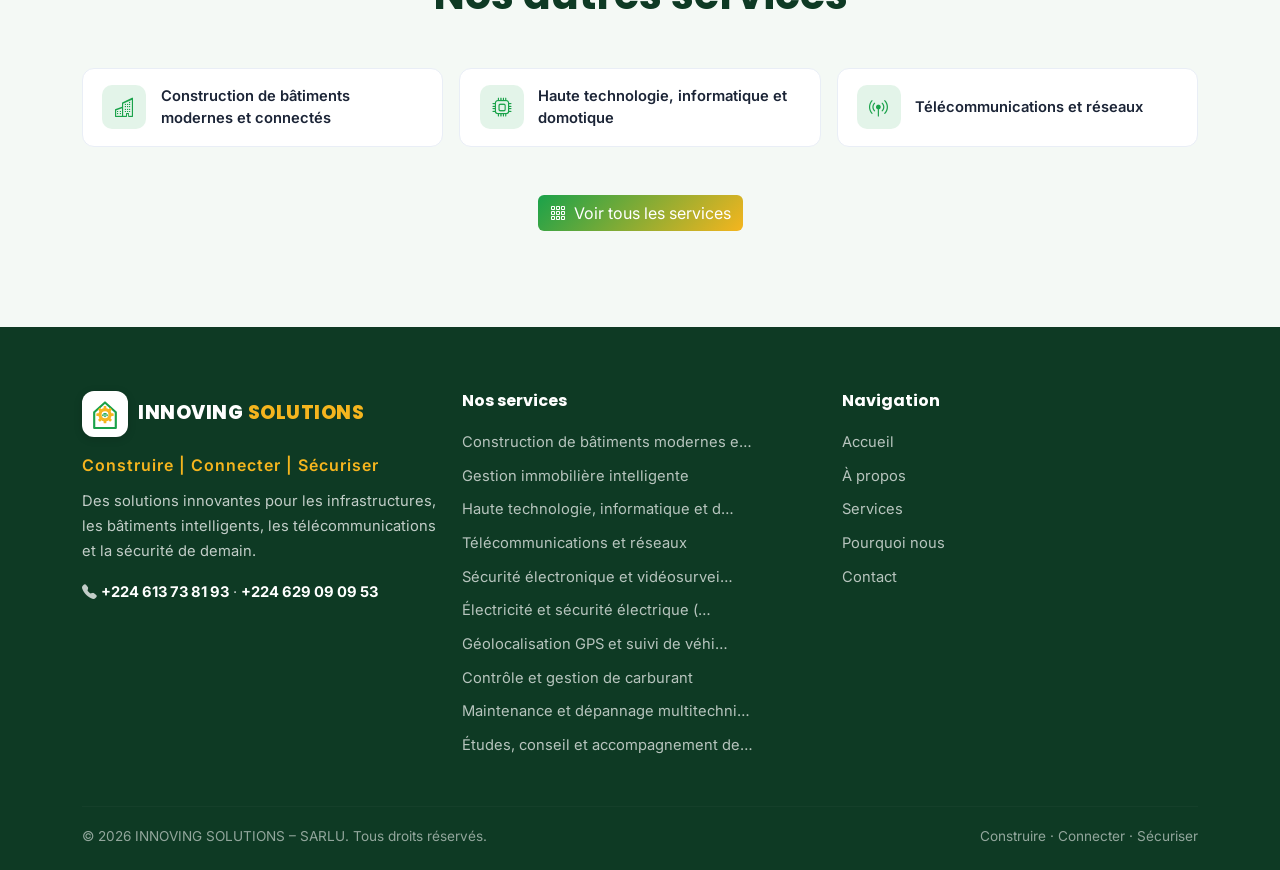
<file: services/gestion-immobiliere-intelligente.html>
<!DOCTYPE html>
<html lang="fr">
<head>
  <meta charset="UTF-8">
  <meta name="viewport" content="width=device-width, initial-scale=1.0">
  <meta name="description" content="Optimisez vos biens : suivi des loyers, contrats de location, copropriétés, maintenance et reporting. Une gestion immobilière moderne et rentable.">
  <title>Gestion immobilière intelligente & digitale | INNOVING SOLUTIONS</title>
  <link rel="icon" type="image/svg+xml" href="../img/logo-mark.svg">
  <link rel="canonical" href="https://innovingsolutions.com/services/gestion-immobiliere-intelligente.html">

  <!-- Open Graph -->
  <meta property="og:type" content="website">
  <meta property="og:title" content="Gestion immobilière intelligente & digitale | INNOVING SOLUTIONS">
  <meta property="og:description" content="Optimisez vos biens : suivi des loyers, contrats de location, copropriétés, maintenance et reporting. Une gestion immobilière moderne et rentable.">
  <meta property="og:url" content="https://innovingsolutions.com/services/gestion-immobiliere-intelligente.html">
  <meta property="og:locale" content="fr_FR">

  <link href="https://cdn.jsdelivr.net/npm/bootstrap@5.3.3/dist/css/bootstrap.min.css" rel="stylesheet">
  <link rel="stylesheet" href="https://cdn.jsdelivr.net/npm/bootstrap-icons@1.11.3/font/bootstrap-icons.css">
  <link rel="preconnect" href="https://fonts.googleapis.com">
  <link href="https://fonts.googleapis.com/css2?family=Poppins:wght@400;500;600;700;800&family=Inter:wght@400;500;600&display=swap" rel="stylesheet">
  <link rel="stylesheet" href="../css/style.css">
</head>
<body>

  <nav id="mainNav" class="navbar navbar-expand-lg navbar-dark fixed-top scrolled">
    <div class="container">
      <a class="navbar-brand d-flex align-items-center" href="../index.html">
        <img src="../img/logo-mark.svg" alt="" class="brand-logo">
        <span class="brand-text">INNOVING<span class="brand-accent"> SOLUTIONS</span></span>
      </a>
      <button class="navbar-toggler" type="button" data-bs-toggle="collapse" data-bs-target="#navContent" aria-controls="navContent" aria-expanded="false" aria-label="Menu">
        <span class="navbar-toggler-icon"></span>
      </button>
      <div class="collapse navbar-collapse" id="navContent">
        <ul class="navbar-nav ms-auto mb-2 mb-lg-0">
          <li class="nav-item"><a class="nav-link" href="../index.html#accueil">Accueil</a></li>
          <li class="nav-item"><a class="nav-link" href="../index.html#apropos">À propos</a></li>
          <li class="nav-item"><a class="nav-link" href="../index.html#services">Services</a></li>
          <li class="nav-item"><a class="nav-link" href="../index.html#pourquoi">Pourquoi nous</a></li>
          <li class="nav-item"><a class="nav-link btn-contact" href="../index.html#contact">Contact</a></li>
        </ul>
      </div>
    </div>
  </nav>

  <!-- HERO DU SERVICE -->
  <header class="service-hero">
    <div class="container">
      <div class="breadcrumb-bar">
        <a href="../index.html">Accueil</a> <span>/</span>
        <a href="../index.html#services">Services</a> <span>/</span>
        <span>Gestion immobilière intelligente</span>
      </div>
      <div class="s-icon"><i class="bi bi-house-gear"></i></div>
      <h1>Gestion immobilière intelligente</h1>
      <p>Accompagnement des propriétaires, investisseurs et promoteurs dans la gestion moderne et numérique de leurs biens immobiliers.</p>
    </div>
  </header>

  <!-- DÉTAIL -->
  <section class="section">
    <div class="container">
      <div class="row g-4">
        <div class="col-lg-7" data-reveal>
          <div class="detail-card">
            <h2><i class="bi bi-list-check me-2"></i>Nos prestations</h2>
            <ul class="detail-presta">
          <li><i class="bi bi-check2-circle"></i><span>Gestion administrative et financière</span></li>
          <li><i class="bi bi-check2-circle"></i><span>Suivi des loyers et des paiements</span></li>
          <li><i class="bi bi-check2-circle"></i><span>Gestion des contrats de location</span></li>
          <li><i class="bi bi-check2-circle"></i><span>Gestion de copropriétés</span></li>
          <li><i class="bi bi-check2-circle"></i><span>Maintenance préventive et corrective</span></li>
          <li><i class="bi bi-check2-circle"></i><span>Tableaux de bord et reporting</span></li>
          <li><i class="bi bi-check2-circle"></i><span>Digitalisation des opérations immobilières</span></li>
            </ul>
          </div>
        </div>
        <div class="col-lg-5" data-reveal>
          <div class="detail-card">
            <h2><i class="bi bi-stars me-2"></i>Avantages</h2>
            <ul class="detail-adv">
          <li><i class="bi bi-check-circle-fill"></i><span>Réduction des coûts de gestion</span></li>
          <li><i class="bi bi-check-circle-fill"></i><span>Meilleur suivi des biens</span></li>
          <li><i class="bi bi-check-circle-fill"></i><span>Optimisation de la rentabilité</span></li>
          <li><i class="bi bi-check-circle-fill"></i><span>Transparence des opérations</span></li>
            </ul>
            <a href="../index.html#contact" class="btn btn-primary w-100 mt-4">
              <i class="bi bi-send-fill me-2"></i>Demander un devis
            </a>
          </div>
        </div>
      </div>
    </div>
  </section>

  <!-- CTA -->
  <section class="cta-band">
    <div class="container text-center" data-reveal>
      <h2>Intéressé par ce service ?</h2>
      <p>Nos experts étudient votre besoin et vous proposent une solution sur mesure.</p>
      <a href="../index.html#contact" class="btn btn-light btn-lg">Nous contacter</a>
    </div>
  </section>

  <!-- AUTRES SERVICES -->
  <section class="section section-alt">
    <div class="container">
      <div class="text-center mb-5" data-reveal>
        <span class="section-eyebrow">À découvrir aussi</span>
        <h2 class="section-title">Nos autres services</h2>
      </div>
      <div class="row g-3 justify-content-center">
        <div class="col-md-4" data-reveal>
          <a class="related-card" href="construction-batiments-connectes.html">
            <i class="bi bi-buildings"></i>
            <span>Construction de bâtiments modernes et connectés</span>
          </a>
        </div>
        <div class="col-md-4" data-reveal>
          <a class="related-card" href="haute-technologie-informatique-domotique.html">
            <i class="bi bi-cpu"></i>
            <span>Haute technologie, informatique et domotique</span>
          </a>
        </div>
        <div class="col-md-4" data-reveal>
          <a class="related-card" href="telecommunications-reseaux.html">
            <i class="bi bi-broadcast-pin"></i>
            <span>Télécommunications et réseaux</span>
          </a>
        </div>
      </div>
      <div class="text-center mt-5" data-reveal>
        <a href="../index.html#services" class="btn btn-primary">
          <i class="bi bi-grid-3x3-gap me-2"></i>Voir tous les services
        </a>
      </div>
    </div>
  </section>


  <footer class="footer">
    <div class="container">
      <div class="row g-4">
        <div class="col-lg-4">
          <a class="navbar-brand d-flex align-items-center mb-3" href="../index.html">
            <img src="../img/logo-mark.svg" alt="" class="brand-logo">
            <span class="brand-text">INNOVING<span class="brand-accent"> SOLUTIONS</span></span>
          </a>
          <p class="footer-tagline">Construire | Connecter | Sécuriser</p>
          <p class="footer-text">Des solutions innovantes pour les infrastructures, les bâtiments intelligents, les télécommunications et la sécurité de demain.</p>
          <p class="footer-text mb-0"><i class="bi bi-telephone-fill"></i> <a href="tel:+224613738193">+224 613 73 81 93</a> · <a href="tel:+224629090953">+224 629 09 09 53</a></p>
        </div>
        <div class="col-6 col-lg-4">
          <h4 class="footer-heading">Nos services</h4>
          <ul class="footer-links">
            <li><a href="construction-batiments-connectes.html">Construction de bâtiments modernes e…</a></li>
            <li><a href="gestion-immobiliere-intelligente.html">Gestion immobilière intelligente</a></li>
            <li><a href="haute-technologie-informatique-domotique.html">Haute technologie, informatique et d…</a></li>
            <li><a href="telecommunications-reseaux.html">Télécommunications et réseaux</a></li>
            <li><a href="securite-electronique-videosurveillance.html">Sécurité électronique et vidéosurvei…</a></li>
            <li><a href="electricite-securite-electrique.html">Électricité et sécurité électrique (…</a></li>
            <li><a href="geolocalisation-gps-suivi-vehicules.html">Géolocalisation GPS et suivi de véhi…</a></li>
            <li><a href="controle-gestion-carburant.html">Contrôle et gestion de carburant</a></li>
            <li><a href="maintenance-depannage-multitechnique.html">Maintenance et dépannage multitechni…</a></li>
            <li><a href="etudes-conseil-accompagnement-projets.html">Études, conseil et accompagnement de…</a></li>
          </ul>
        </div>
        <div class="col-6 col-lg-4">
          <h4 class="footer-heading">Navigation</h4>
          <ul class="footer-links">
            <li><a href="../index.html#accueil">Accueil</a></li>
            <li><a href="../index.html#apropos">À propos</a></li>
            <li><a href="../index.html#services">Services</a></li>
            <li><a href="../index.html#pourquoi">Pourquoi nous</a></li>
            <li><a href="../index.html#contact">Contact</a></li>
          </ul>
        </div>
      </div>
      <hr class="footer-divider">
      <div class="footer-bottom">
        <span>© 2026 INNOVING SOLUTIONS – SARLU. Tous droits réservés.</span>
        <span>Construire · Connecter · Sécuriser</span>
      </div>
    </div>
  </footer>

  <button id="backToTop" class="back-to-top" aria-label="Retour en haut"><i class="bi bi-arrow-up"></i></button>

  <script src="https://cdn.jsdelivr.net/npm/bootstrap@5.3.3/dist/js/bootstrap.bundle.min.js"></script>
  <script>
    // Apparition au scroll + bouton retour haut (autonome)
    document.addEventListener("DOMContentLoaded", () => {
      const els = document.querySelectorAll("[data-reveal]");
      if ("IntersectionObserver" in window) {
        const obs = new IntersectionObserver((entries) => {
          entries.forEach(e => { if (e.isIntersecting) { e.target.classList.add("revealed"); obs.unobserve(e.target); } });
        }, { threshold: 0.12 });
        els.forEach(el => obs.observe(el));
      } else { els.forEach(el => el.classList.add("revealed")); }

      const btn = document.getElementById("backToTop");
      window.addEventListener("scroll", () => btn.classList.toggle("show", window.scrollY > 400));
      btn.addEventListener("click", () => window.scrollTo({ top: 0, behavior: "smooth" }));

      const collapseEl = document.getElementById("navContent");
      document.querySelectorAll("#navContent .nav-link").forEach(link => {
        link.addEventListener("click", () => {
          const inst = bootstrap.Collapse.getInstance(collapseEl);
          if (inst && window.innerWidth < 992) inst.hide();
        });
      });
    });
  </script>
</body>
</html>
</file>
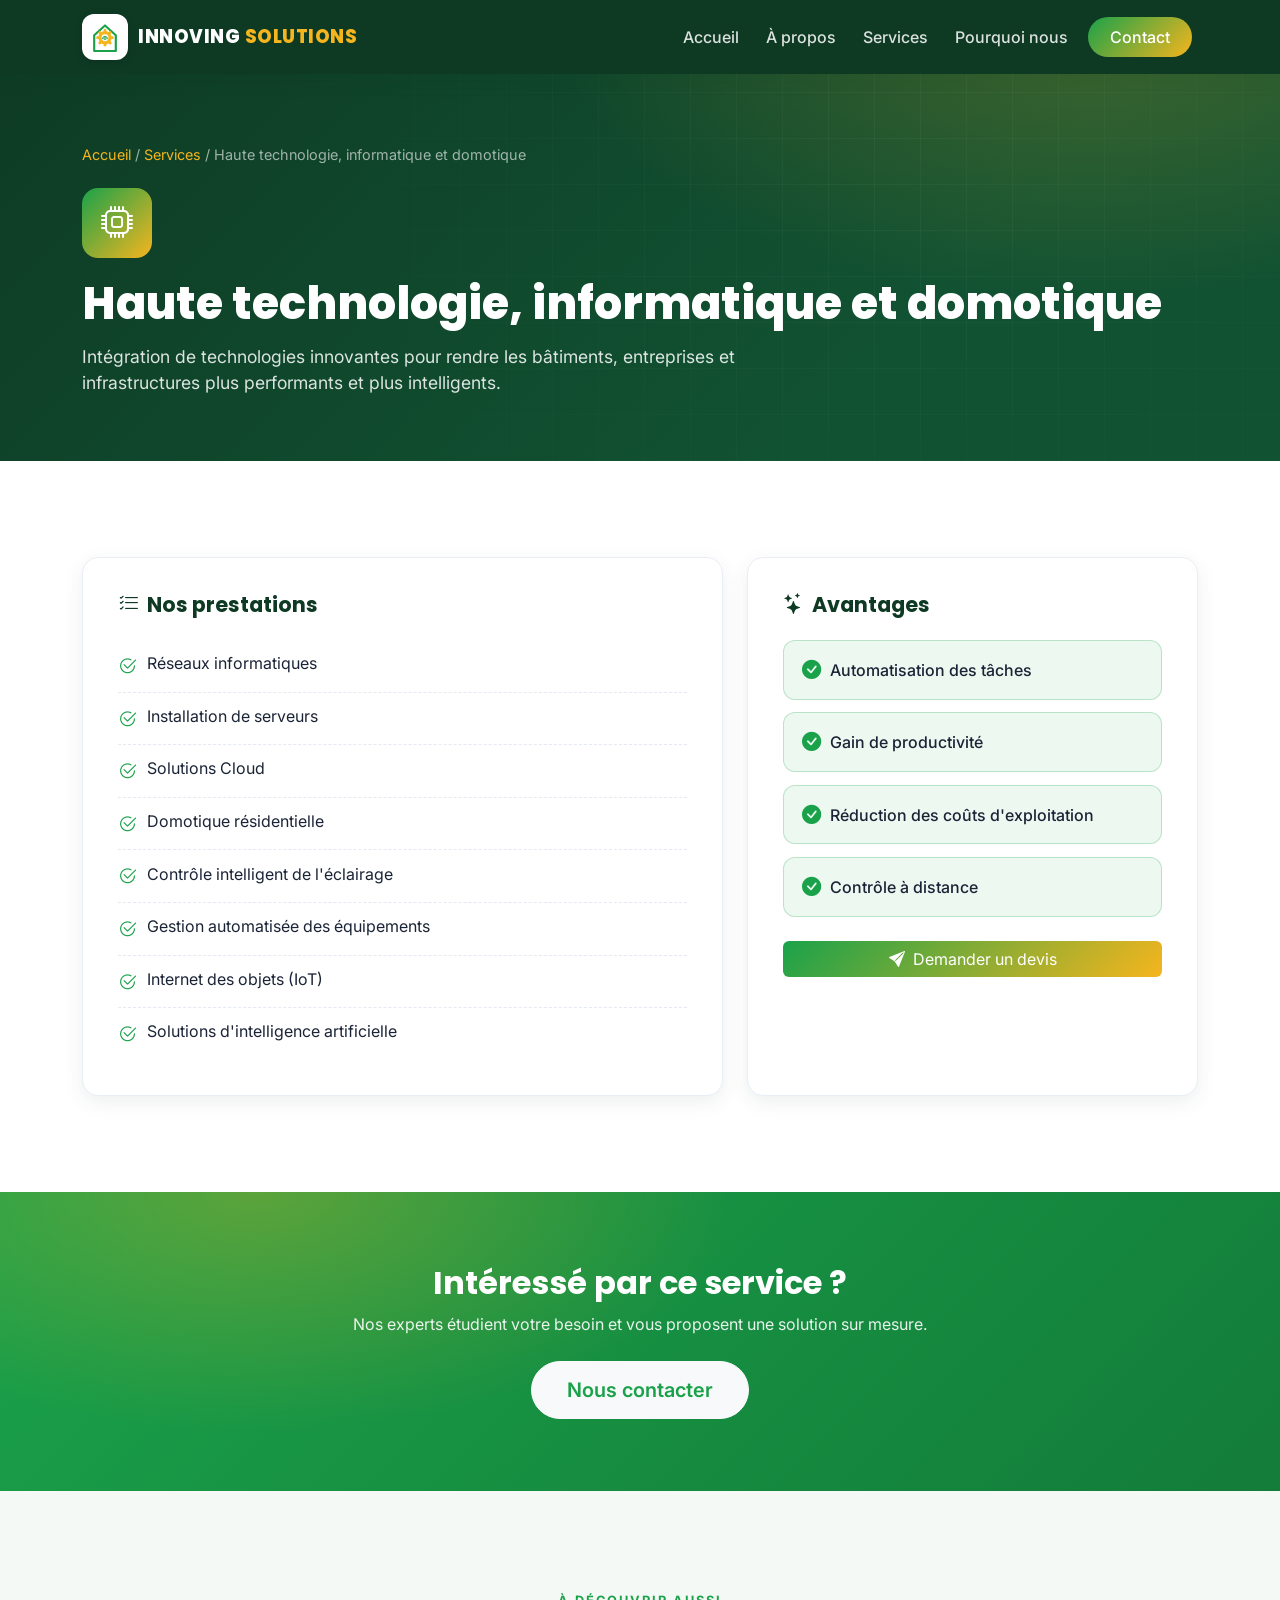
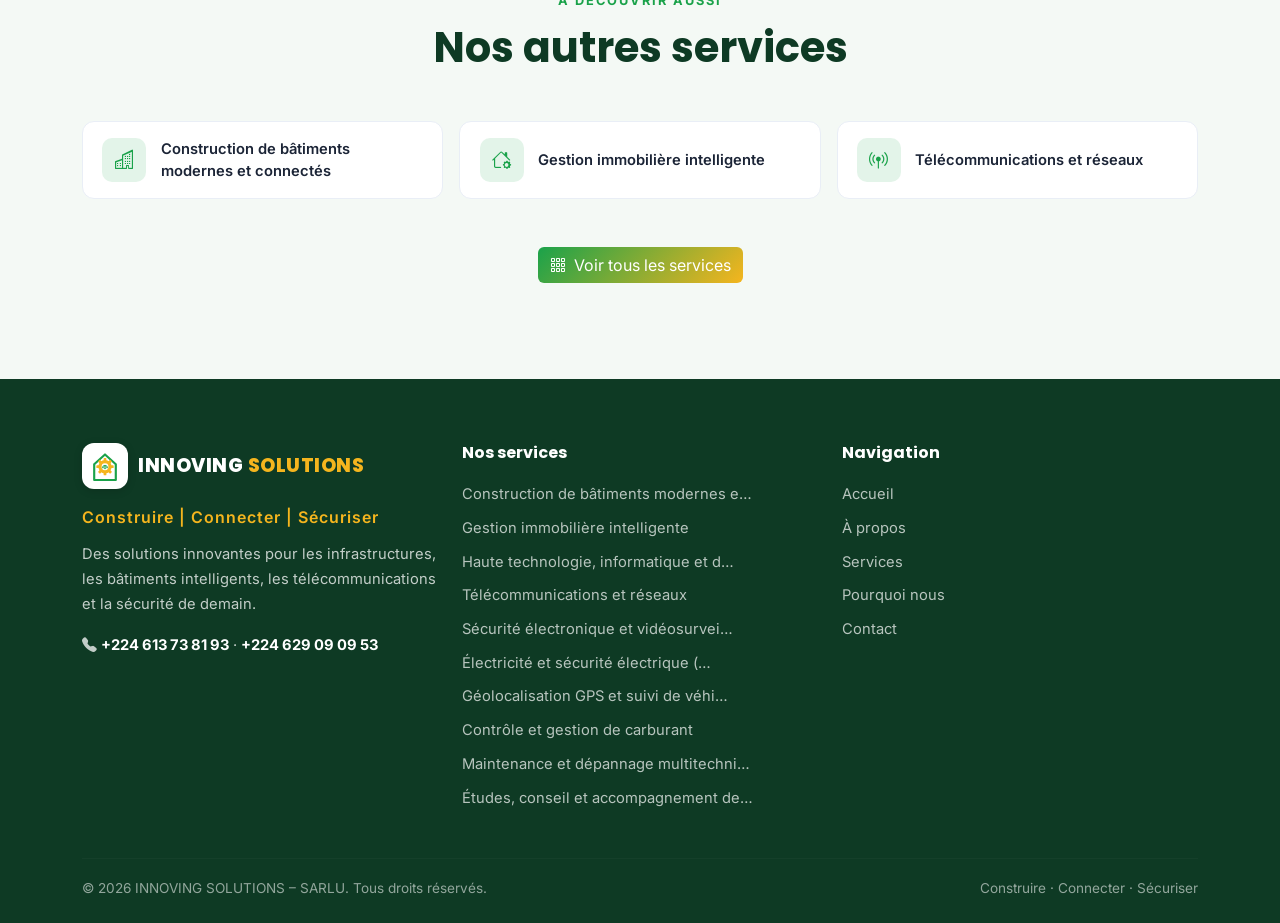
<file: services/haute-technologie-informatique-domotique.html>
<!DOCTYPE html>
<html lang="fr">
<head>
  <meta charset="UTF-8">
  <meta name="viewport" content="width=device-width, initial-scale=1.0">
  <meta name="description" content="Réseaux, serveurs, cloud, domotique, IoT et intelligence artificielle : rendez vos bâtiments et votre entreprise plus intelligents et productifs.">
  <title>Informatique, domotique & IoT pour bâtiments | INNOVING SOLUTIONS</title>
  <link rel="icon" type="image/svg+xml" href="../img/logo-mark.svg">
  <link rel="canonical" href="https://innovingsolutions.com/services/haute-technologie-informatique-domotique.html">

  <!-- Open Graph -->
  <meta property="og:type" content="website">
  <meta property="og:title" content="Informatique, domotique & IoT pour bâtiments | INNOVING SOLUTIONS">
  <meta property="og:description" content="Réseaux, serveurs, cloud, domotique, IoT et intelligence artificielle : rendez vos bâtiments et votre entreprise plus intelligents et productifs.">
  <meta property="og:url" content="https://innovingsolutions.com/services/haute-technologie-informatique-domotique.html">
  <meta property="og:locale" content="fr_FR">

  <link href="https://cdn.jsdelivr.net/npm/bootstrap@5.3.3/dist/css/bootstrap.min.css" rel="stylesheet">
  <link rel="stylesheet" href="https://cdn.jsdelivr.net/npm/bootstrap-icons@1.11.3/font/bootstrap-icons.css">
  <link rel="preconnect" href="https://fonts.googleapis.com">
  <link href="https://fonts.googleapis.com/css2?family=Poppins:wght@400;500;600;700;800&family=Inter:wght@400;500;600&display=swap" rel="stylesheet">
  <link rel="stylesheet" href="../css/style.css">
</head>
<body>

  <nav id="mainNav" class="navbar navbar-expand-lg navbar-dark fixed-top scrolled">
    <div class="container">
      <a class="navbar-brand d-flex align-items-center" href="../index.html">
        <img src="../img/logo-mark.svg" alt="" class="brand-logo">
        <span class="brand-text">INNOVING<span class="brand-accent"> SOLUTIONS</span></span>
      </a>
      <button class="navbar-toggler" type="button" data-bs-toggle="collapse" data-bs-target="#navContent" aria-controls="navContent" aria-expanded="false" aria-label="Menu">
        <span class="navbar-toggler-icon"></span>
      </button>
      <div class="collapse navbar-collapse" id="navContent">
        <ul class="navbar-nav ms-auto mb-2 mb-lg-0">
          <li class="nav-item"><a class="nav-link" href="../index.html#accueil">Accueil</a></li>
          <li class="nav-item"><a class="nav-link" href="../index.html#apropos">À propos</a></li>
          <li class="nav-item"><a class="nav-link" href="../index.html#services">Services</a></li>
          <li class="nav-item"><a class="nav-link" href="../index.html#pourquoi">Pourquoi nous</a></li>
          <li class="nav-item"><a class="nav-link btn-contact" href="../index.html#contact">Contact</a></li>
        </ul>
      </div>
    </div>
  </nav>

  <!-- HERO DU SERVICE -->
  <header class="service-hero">
    <div class="container">
      <div class="breadcrumb-bar">
        <a href="../index.html">Accueil</a> <span>/</span>
        <a href="../index.html#services">Services</a> <span>/</span>
        <span>Haute technologie, informatique et domotique</span>
      </div>
      <div class="s-icon"><i class="bi bi-cpu"></i></div>
      <h1>Haute technologie, informatique et domotique</h1>
      <p>Intégration de technologies innovantes pour rendre les bâtiments, entreprises et infrastructures plus performants et plus intelligents.</p>
    </div>
  </header>

  <!-- DÉTAIL -->
  <section class="section">
    <div class="container">
      <div class="row g-4">
        <div class="col-lg-7" data-reveal>
          <div class="detail-card">
            <h2><i class="bi bi-list-check me-2"></i>Nos prestations</h2>
            <ul class="detail-presta">
          <li><i class="bi bi-check2-circle"></i><span>Réseaux informatiques</span></li>
          <li><i class="bi bi-check2-circle"></i><span>Installation de serveurs</span></li>
          <li><i class="bi bi-check2-circle"></i><span>Solutions Cloud</span></li>
          <li><i class="bi bi-check2-circle"></i><span>Domotique résidentielle</span></li>
          <li><i class="bi bi-check2-circle"></i><span>Contrôle intelligent de l'éclairage</span></li>
          <li><i class="bi bi-check2-circle"></i><span>Gestion automatisée des équipements</span></li>
          <li><i class="bi bi-check2-circle"></i><span>Internet des objets (IoT)</span></li>
          <li><i class="bi bi-check2-circle"></i><span>Solutions d'intelligence artificielle</span></li>
            </ul>
          </div>
        </div>
        <div class="col-lg-5" data-reveal>
          <div class="detail-card">
            <h2><i class="bi bi-stars me-2"></i>Avantages</h2>
            <ul class="detail-adv">
          <li><i class="bi bi-check-circle-fill"></i><span>Automatisation des tâches</span></li>
          <li><i class="bi bi-check-circle-fill"></i><span>Gain de productivité</span></li>
          <li><i class="bi bi-check-circle-fill"></i><span>Réduction des coûts d'exploitation</span></li>
          <li><i class="bi bi-check-circle-fill"></i><span>Contrôle à distance</span></li>
            </ul>
            <a href="../index.html#contact" class="btn btn-primary w-100 mt-4">
              <i class="bi bi-send-fill me-2"></i>Demander un devis
            </a>
          </div>
        </div>
      </div>
    </div>
  </section>

  <!-- CTA -->
  <section class="cta-band">
    <div class="container text-center" data-reveal>
      <h2>Intéressé par ce service ?</h2>
      <p>Nos experts étudient votre besoin et vous proposent une solution sur mesure.</p>
      <a href="../index.html#contact" class="btn btn-light btn-lg">Nous contacter</a>
    </div>
  </section>

  <!-- AUTRES SERVICES -->
  <section class="section section-alt">
    <div class="container">
      <div class="text-center mb-5" data-reveal>
        <span class="section-eyebrow">À découvrir aussi</span>
        <h2 class="section-title">Nos autres services</h2>
      </div>
      <div class="row g-3 justify-content-center">
        <div class="col-md-4" data-reveal>
          <a class="related-card" href="construction-batiments-connectes.html">
            <i class="bi bi-buildings"></i>
            <span>Construction de bâtiments modernes et connectés</span>
          </a>
        </div>
        <div class="col-md-4" data-reveal>
          <a class="related-card" href="gestion-immobiliere-intelligente.html">
            <i class="bi bi-house-gear"></i>
            <span>Gestion immobilière intelligente</span>
          </a>
        </div>
        <div class="col-md-4" data-reveal>
          <a class="related-card" href="telecommunications-reseaux.html">
            <i class="bi bi-broadcast-pin"></i>
            <span>Télécommunications et réseaux</span>
          </a>
        </div>
      </div>
      <div class="text-center mt-5" data-reveal>
        <a href="../index.html#services" class="btn btn-primary">
          <i class="bi bi-grid-3x3-gap me-2"></i>Voir tous les services
        </a>
      </div>
    </div>
  </section>


  <footer class="footer">
    <div class="container">
      <div class="row g-4">
        <div class="col-lg-4">
          <a class="navbar-brand d-flex align-items-center mb-3" href="../index.html">
            <img src="../img/logo-mark.svg" alt="" class="brand-logo">
            <span class="brand-text">INNOVING<span class="brand-accent"> SOLUTIONS</span></span>
          </a>
          <p class="footer-tagline">Construire | Connecter | Sécuriser</p>
          <p class="footer-text">Des solutions innovantes pour les infrastructures, les bâtiments intelligents, les télécommunications et la sécurité de demain.</p>
          <p class="footer-text mb-0"><i class="bi bi-telephone-fill"></i> <a href="tel:+224613738193">+224 613 73 81 93</a> · <a href="tel:+224629090953">+224 629 09 09 53</a></p>
        </div>
        <div class="col-6 col-lg-4">
          <h4 class="footer-heading">Nos services</h4>
          <ul class="footer-links">
            <li><a href="construction-batiments-connectes.html">Construction de bâtiments modernes e…</a></li>
            <li><a href="gestion-immobiliere-intelligente.html">Gestion immobilière intelligente</a></li>
            <li><a href="haute-technologie-informatique-domotique.html">Haute technologie, informatique et d…</a></li>
            <li><a href="telecommunications-reseaux.html">Télécommunications et réseaux</a></li>
            <li><a href="securite-electronique-videosurveillance.html">Sécurité électronique et vidéosurvei…</a></li>
            <li><a href="electricite-securite-electrique.html">Électricité et sécurité électrique (…</a></li>
            <li><a href="geolocalisation-gps-suivi-vehicules.html">Géolocalisation GPS et suivi de véhi…</a></li>
            <li><a href="controle-gestion-carburant.html">Contrôle et gestion de carburant</a></li>
            <li><a href="maintenance-depannage-multitechnique.html">Maintenance et dépannage multitechni…</a></li>
            <li><a href="etudes-conseil-accompagnement-projets.html">Études, conseil et accompagnement de…</a></li>
          </ul>
        </div>
        <div class="col-6 col-lg-4">
          <h4 class="footer-heading">Navigation</h4>
          <ul class="footer-links">
            <li><a href="../index.html#accueil">Accueil</a></li>
            <li><a href="../index.html#apropos">À propos</a></li>
            <li><a href="../index.html#services">Services</a></li>
            <li><a href="../index.html#pourquoi">Pourquoi nous</a></li>
            <li><a href="../index.html#contact">Contact</a></li>
          </ul>
        </div>
      </div>
      <hr class="footer-divider">
      <div class="footer-bottom">
        <span>© 2026 INNOVING SOLUTIONS – SARLU. Tous droits réservés.</span>
        <span>Construire · Connecter · Sécuriser</span>
      </div>
    </div>
  </footer>

  <button id="backToTop" class="back-to-top" aria-label="Retour en haut"><i class="bi bi-arrow-up"></i></button>

  <script src="https://cdn.jsdelivr.net/npm/bootstrap@5.3.3/dist/js/bootstrap.bundle.min.js"></script>
  <script>
    // Apparition au scroll + bouton retour haut (autonome)
    document.addEventListener("DOMContentLoaded", () => {
      const els = document.querySelectorAll("[data-reveal]");
      if ("IntersectionObserver" in window) {
        const obs = new IntersectionObserver((entries) => {
          entries.forEach(e => { if (e.isIntersecting) { e.target.classList.add("revealed"); obs.unobserve(e.target); } });
        }, { threshold: 0.12 });
        els.forEach(el => obs.observe(el));
      } else { els.forEach(el => el.classList.add("revealed")); }

      const btn = document.getElementById("backToTop");
      window.addEventListener("scroll", () => btn.classList.toggle("show", window.scrollY > 400));
      btn.addEventListener("click", () => window.scrollTo({ top: 0, behavior: "smooth" }));

      const collapseEl = document.getElementById("navContent");
      document.querySelectorAll("#navContent .nav-link").forEach(link => {
        link.addEventListener("click", () => {
          const inst = bootstrap.Collapse.getInstance(collapseEl);
          if (inst && window.innerWidth < 992) inst.hide();
        });
      });
    });
  </script>
</body>
</html>
</file>
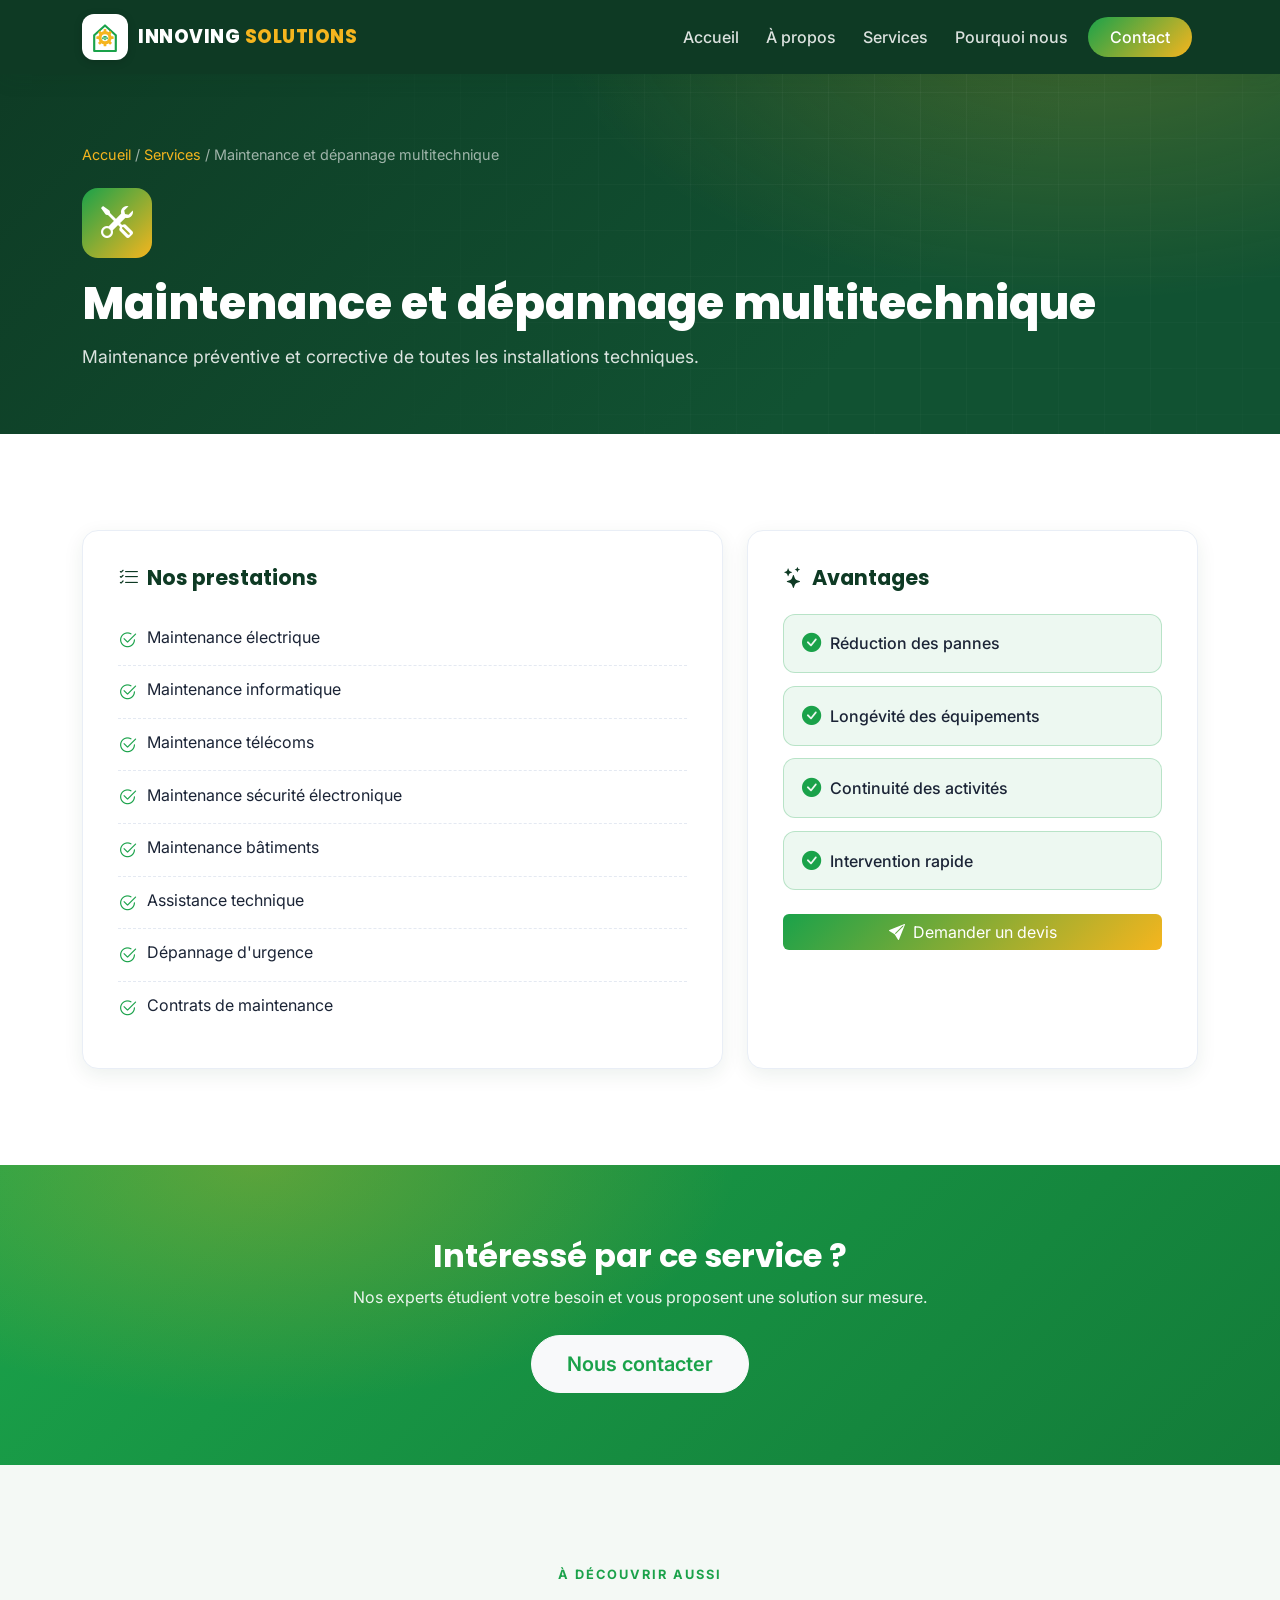
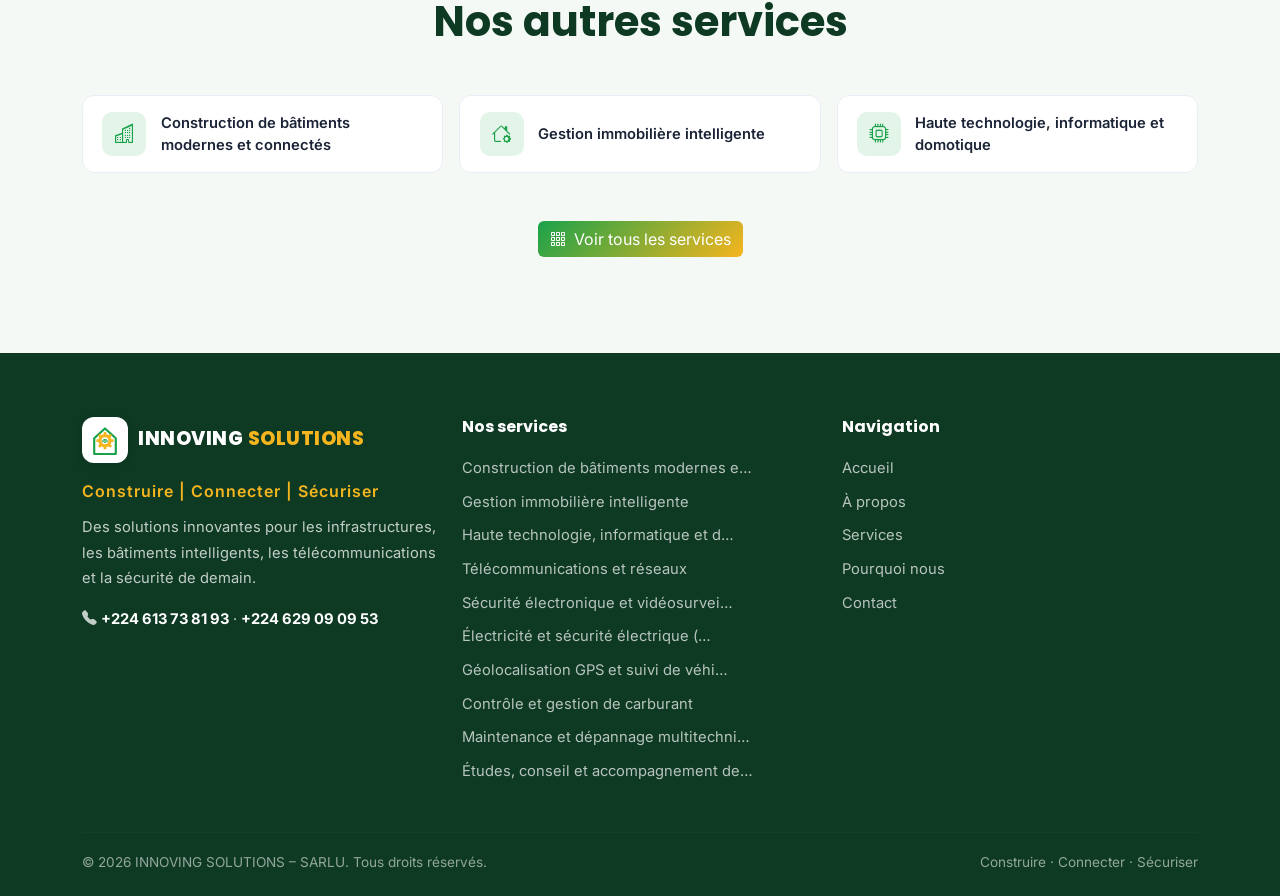
<file: services/maintenance-depannage-multitechnique.html>
<!DOCTYPE html>
<html lang="fr">
<head>
  <meta charset="UTF-8">
  <meta name="viewport" content="width=device-width, initial-scale=1.0">
  <meta name="description" content="Maintenance préventive et corrective : électricité, informatique, télécoms, sécurité et bâtiment. Dépannage d'urgence et contrats sur mesure.">
  <title>Maintenance & dépannage multitechnique | INNOVING SOLUTIONS</title>
  <link rel="icon" type="image/svg+xml" href="../img/logo-mark.svg">
  <link rel="canonical" href="https://innovingsolutions.com/services/maintenance-depannage-multitechnique.html">

  <!-- Open Graph -->
  <meta property="og:type" content="website">
  <meta property="og:title" content="Maintenance & dépannage multitechnique | INNOVING SOLUTIONS">
  <meta property="og:description" content="Maintenance préventive et corrective : électricité, informatique, télécoms, sécurité et bâtiment. Dépannage d'urgence et contrats sur mesure.">
  <meta property="og:url" content="https://innovingsolutions.com/services/maintenance-depannage-multitechnique.html">
  <meta property="og:locale" content="fr_FR">

  <link href="https://cdn.jsdelivr.net/npm/bootstrap@5.3.3/dist/css/bootstrap.min.css" rel="stylesheet">
  <link rel="stylesheet" href="https://cdn.jsdelivr.net/npm/bootstrap-icons@1.11.3/font/bootstrap-icons.css">
  <link rel="preconnect" href="https://fonts.googleapis.com">
  <link href="https://fonts.googleapis.com/css2?family=Poppins:wght@400;500;600;700;800&family=Inter:wght@400;500;600&display=swap" rel="stylesheet">
  <link rel="stylesheet" href="../css/style.css">
</head>
<body>

  <nav id="mainNav" class="navbar navbar-expand-lg navbar-dark fixed-top scrolled">
    <div class="container">
      <a class="navbar-brand d-flex align-items-center" href="../index.html">
        <img src="../img/logo-mark.svg" alt="" class="brand-logo">
        <span class="brand-text">INNOVING<span class="brand-accent"> SOLUTIONS</span></span>
      </a>
      <button class="navbar-toggler" type="button" data-bs-toggle="collapse" data-bs-target="#navContent" aria-controls="navContent" aria-expanded="false" aria-label="Menu">
        <span class="navbar-toggler-icon"></span>
      </button>
      <div class="collapse navbar-collapse" id="navContent">
        <ul class="navbar-nav ms-auto mb-2 mb-lg-0">
          <li class="nav-item"><a class="nav-link" href="../index.html#accueil">Accueil</a></li>
          <li class="nav-item"><a class="nav-link" href="../index.html#apropos">À propos</a></li>
          <li class="nav-item"><a class="nav-link" href="../index.html#services">Services</a></li>
          <li class="nav-item"><a class="nav-link" href="../index.html#pourquoi">Pourquoi nous</a></li>
          <li class="nav-item"><a class="nav-link btn-contact" href="../index.html#contact">Contact</a></li>
        </ul>
      </div>
    </div>
  </nav>

  <!-- HERO DU SERVICE -->
  <header class="service-hero">
    <div class="container">
      <div class="breadcrumb-bar">
        <a href="../index.html">Accueil</a> <span>/</span>
        <a href="../index.html#services">Services</a> <span>/</span>
        <span>Maintenance et dépannage multitechnique</span>
      </div>
      <div class="s-icon"><i class="bi bi-tools"></i></div>
      <h1>Maintenance et dépannage multitechnique</h1>
      <p>Maintenance préventive et corrective de toutes les installations techniques.</p>
    </div>
  </header>

  <!-- DÉTAIL -->
  <section class="section">
    <div class="container">
      <div class="row g-4">
        <div class="col-lg-7" data-reveal>
          <div class="detail-card">
            <h2><i class="bi bi-list-check me-2"></i>Nos prestations</h2>
            <ul class="detail-presta">
          <li><i class="bi bi-check2-circle"></i><span>Maintenance électrique</span></li>
          <li><i class="bi bi-check2-circle"></i><span>Maintenance informatique</span></li>
          <li><i class="bi bi-check2-circle"></i><span>Maintenance télécoms</span></li>
          <li><i class="bi bi-check2-circle"></i><span>Maintenance sécurité électronique</span></li>
          <li><i class="bi bi-check2-circle"></i><span>Maintenance bâtiments</span></li>
          <li><i class="bi bi-check2-circle"></i><span>Assistance technique</span></li>
          <li><i class="bi bi-check2-circle"></i><span>Dépannage d'urgence</span></li>
          <li><i class="bi bi-check2-circle"></i><span>Contrats de maintenance</span></li>
            </ul>
          </div>
        </div>
        <div class="col-lg-5" data-reveal>
          <div class="detail-card">
            <h2><i class="bi bi-stars me-2"></i>Avantages</h2>
            <ul class="detail-adv">
          <li><i class="bi bi-check-circle-fill"></i><span>Réduction des pannes</span></li>
          <li><i class="bi bi-check-circle-fill"></i><span>Longévité des équipements</span></li>
          <li><i class="bi bi-check-circle-fill"></i><span>Continuité des activités</span></li>
          <li><i class="bi bi-check-circle-fill"></i><span>Intervention rapide</span></li>
            </ul>
            <a href="../index.html#contact" class="btn btn-primary w-100 mt-4">
              <i class="bi bi-send-fill me-2"></i>Demander un devis
            </a>
          </div>
        </div>
      </div>
    </div>
  </section>

  <!-- CTA -->
  <section class="cta-band">
    <div class="container text-center" data-reveal>
      <h2>Intéressé par ce service ?</h2>
      <p>Nos experts étudient votre besoin et vous proposent une solution sur mesure.</p>
      <a href="../index.html#contact" class="btn btn-light btn-lg">Nous contacter</a>
    </div>
  </section>

  <!-- AUTRES SERVICES -->
  <section class="section section-alt">
    <div class="container">
      <div class="text-center mb-5" data-reveal>
        <span class="section-eyebrow">À découvrir aussi</span>
        <h2 class="section-title">Nos autres services</h2>
      </div>
      <div class="row g-3 justify-content-center">
        <div class="col-md-4" data-reveal>
          <a class="related-card" href="construction-batiments-connectes.html">
            <i class="bi bi-buildings"></i>
            <span>Construction de bâtiments modernes et connectés</span>
          </a>
        </div>
        <div class="col-md-4" data-reveal>
          <a class="related-card" href="gestion-immobiliere-intelligente.html">
            <i class="bi bi-house-gear"></i>
            <span>Gestion immobilière intelligente</span>
          </a>
        </div>
        <div class="col-md-4" data-reveal>
          <a class="related-card" href="haute-technologie-informatique-domotique.html">
            <i class="bi bi-cpu"></i>
            <span>Haute technologie, informatique et domotique</span>
          </a>
        </div>
      </div>
      <div class="text-center mt-5" data-reveal>
        <a href="../index.html#services" class="btn btn-primary">
          <i class="bi bi-grid-3x3-gap me-2"></i>Voir tous les services
        </a>
      </div>
    </div>
  </section>


  <footer class="footer">
    <div class="container">
      <div class="row g-4">
        <div class="col-lg-4">
          <a class="navbar-brand d-flex align-items-center mb-3" href="../index.html">
            <img src="../img/logo-mark.svg" alt="" class="brand-logo">
            <span class="brand-text">INNOVING<span class="brand-accent"> SOLUTIONS</span></span>
          </a>
          <p class="footer-tagline">Construire | Connecter | Sécuriser</p>
          <p class="footer-text">Des solutions innovantes pour les infrastructures, les bâtiments intelligents, les télécommunications et la sécurité de demain.</p>
          <p class="footer-text mb-0"><i class="bi bi-telephone-fill"></i> <a href="tel:+224613738193">+224 613 73 81 93</a> · <a href="tel:+224629090953">+224 629 09 09 53</a></p>
        </div>
        <div class="col-6 col-lg-4">
          <h4 class="footer-heading">Nos services</h4>
          <ul class="footer-links">
            <li><a href="construction-batiments-connectes.html">Construction de bâtiments modernes e…</a></li>
            <li><a href="gestion-immobiliere-intelligente.html">Gestion immobilière intelligente</a></li>
            <li><a href="haute-technologie-informatique-domotique.html">Haute technologie, informatique et d…</a></li>
            <li><a href="telecommunications-reseaux.html">Télécommunications et réseaux</a></li>
            <li><a href="securite-electronique-videosurveillance.html">Sécurité électronique et vidéosurvei…</a></li>
            <li><a href="electricite-securite-electrique.html">Électricité et sécurité électrique (…</a></li>
            <li><a href="geolocalisation-gps-suivi-vehicules.html">Géolocalisation GPS et suivi de véhi…</a></li>
            <li><a href="controle-gestion-carburant.html">Contrôle et gestion de carburant</a></li>
            <li><a href="maintenance-depannage-multitechnique.html">Maintenance et dépannage multitechni…</a></li>
            <li><a href="etudes-conseil-accompagnement-projets.html">Études, conseil et accompagnement de…</a></li>
          </ul>
        </div>
        <div class="col-6 col-lg-4">
          <h4 class="footer-heading">Navigation</h4>
          <ul class="footer-links">
            <li><a href="../index.html#accueil">Accueil</a></li>
            <li><a href="../index.html#apropos">À propos</a></li>
            <li><a href="../index.html#services">Services</a></li>
            <li><a href="../index.html#pourquoi">Pourquoi nous</a></li>
            <li><a href="../index.html#contact">Contact</a></li>
          </ul>
        </div>
      </div>
      <hr class="footer-divider">
      <div class="footer-bottom">
        <span>© 2026 INNOVING SOLUTIONS – SARLU. Tous droits réservés.</span>
        <span>Construire · Connecter · Sécuriser</span>
      </div>
    </div>
  </footer>

  <button id="backToTop" class="back-to-top" aria-label="Retour en haut"><i class="bi bi-arrow-up"></i></button>

  <script src="https://cdn.jsdelivr.net/npm/bootstrap@5.3.3/dist/js/bootstrap.bundle.min.js"></script>
  <script>
    // Apparition au scroll + bouton retour haut (autonome)
    document.addEventListener("DOMContentLoaded", () => {
      const els = document.querySelectorAll("[data-reveal]");
      if ("IntersectionObserver" in window) {
        const obs = new IntersectionObserver((entries) => {
          entries.forEach(e => { if (e.isIntersecting) { e.target.classList.add("revealed"); obs.unobserve(e.target); } });
        }, { threshold: 0.12 });
        els.forEach(el => obs.observe(el));
      } else { els.forEach(el => el.classList.add("revealed")); }

      const btn = document.getElementById("backToTop");
      window.addEventListener("scroll", () => btn.classList.toggle("show", window.scrollY > 400));
      btn.addEventListener("click", () => window.scrollTo({ top: 0, behavior: "smooth" }));

      const collapseEl = document.getElementById("navContent");
      document.querySelectorAll("#navContent .nav-link").forEach(link => {
        link.addEventListener("click", () => {
          const inst = bootstrap.Collapse.getInstance(collapseEl);
          if (inst && window.innerWidth < 992) inst.hide();
        });
      });
    });
  </script>
</body>
</html>
</file>
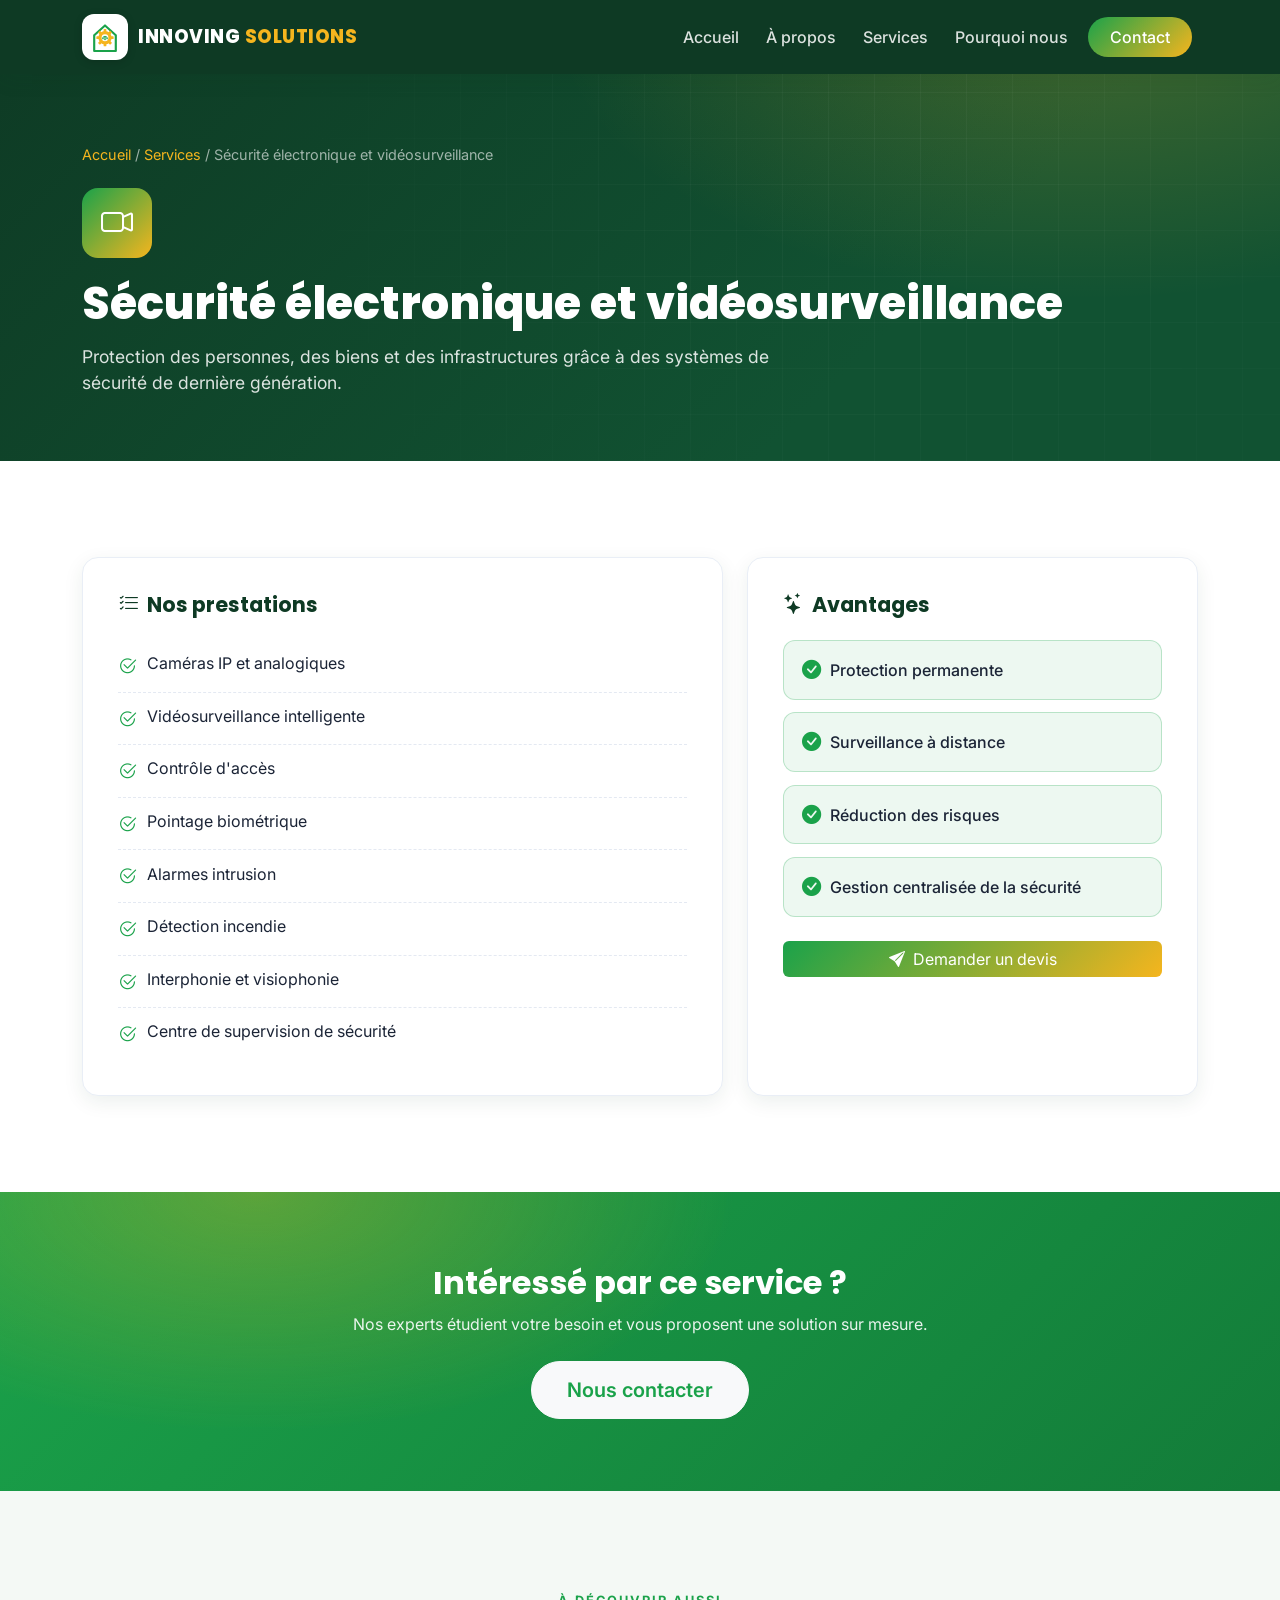
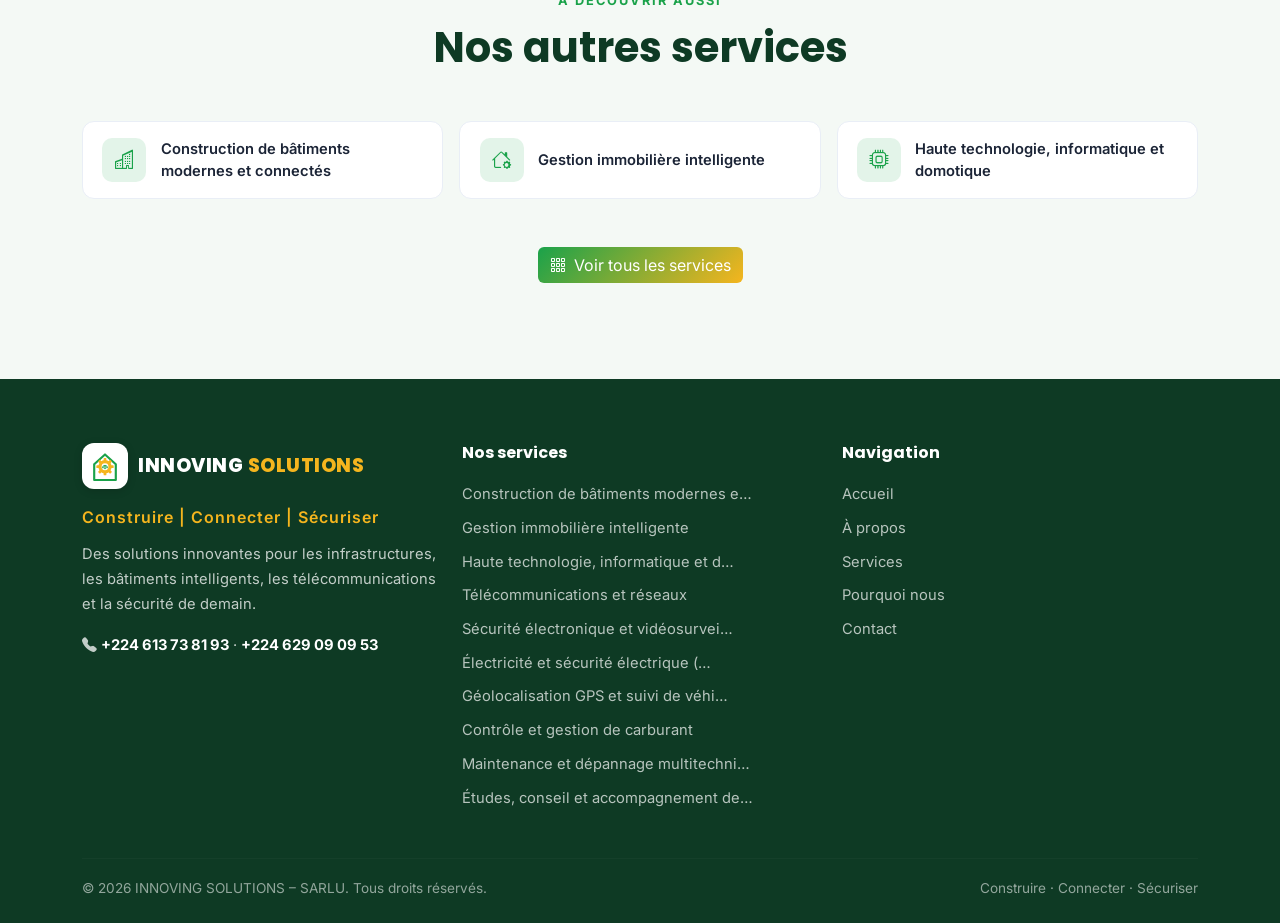
<file: services/securite-electronique-videosurveillance.html>
<!DOCTYPE html>
<html lang="fr">
<head>
  <meta charset="UTF-8">
  <meta name="viewport" content="width=device-width, initial-scale=1.0">
  <meta name="description" content="Caméras IP, contrôle d'accès, alarmes, détection incendie et supervision : protégez vos personnes et vos biens 24h/24, avec surveillance à distance.">
  <title>Vidéosurveillance & sécurité électronique | INNOVING SOLUTIONS</title>
  <link rel="icon" type="image/svg+xml" href="../img/logo-mark.svg">
  <link rel="canonical" href="https://innovingsolutions.com/services/securite-electronique-videosurveillance.html">

  <!-- Open Graph -->
  <meta property="og:type" content="website">
  <meta property="og:title" content="Vidéosurveillance & sécurité électronique | INNOVING SOLUTIONS">
  <meta property="og:description" content="Caméras IP, contrôle d'accès, alarmes, détection incendie et supervision : protégez vos personnes et vos biens 24h/24, avec surveillance à distance.">
  <meta property="og:url" content="https://innovingsolutions.com/services/securite-electronique-videosurveillance.html">
  <meta property="og:locale" content="fr_FR">

  <link href="https://cdn.jsdelivr.net/npm/bootstrap@5.3.3/dist/css/bootstrap.min.css" rel="stylesheet">
  <link rel="stylesheet" href="https://cdn.jsdelivr.net/npm/bootstrap-icons@1.11.3/font/bootstrap-icons.css">
  <link rel="preconnect" href="https://fonts.googleapis.com">
  <link href="https://fonts.googleapis.com/css2?family=Poppins:wght@400;500;600;700;800&family=Inter:wght@400;500;600&display=swap" rel="stylesheet">
  <link rel="stylesheet" href="../css/style.css">
</head>
<body>

  <nav id="mainNav" class="navbar navbar-expand-lg navbar-dark fixed-top scrolled">
    <div class="container">
      <a class="navbar-brand d-flex align-items-center" href="../index.html">
        <img src="../img/logo-mark.svg" alt="" class="brand-logo">
        <span class="brand-text">INNOVING<span class="brand-accent"> SOLUTIONS</span></span>
      </a>
      <button class="navbar-toggler" type="button" data-bs-toggle="collapse" data-bs-target="#navContent" aria-controls="navContent" aria-expanded="false" aria-label="Menu">
        <span class="navbar-toggler-icon"></span>
      </button>
      <div class="collapse navbar-collapse" id="navContent">
        <ul class="navbar-nav ms-auto mb-2 mb-lg-0">
          <li class="nav-item"><a class="nav-link" href="../index.html#accueil">Accueil</a></li>
          <li class="nav-item"><a class="nav-link" href="../index.html#apropos">À propos</a></li>
          <li class="nav-item"><a class="nav-link" href="../index.html#services">Services</a></li>
          <li class="nav-item"><a class="nav-link" href="../index.html#pourquoi">Pourquoi nous</a></li>
          <li class="nav-item"><a class="nav-link btn-contact" href="../index.html#contact">Contact</a></li>
        </ul>
      </div>
    </div>
  </nav>

  <!-- HERO DU SERVICE -->
  <header class="service-hero">
    <div class="container">
      <div class="breadcrumb-bar">
        <a href="../index.html">Accueil</a> <span>/</span>
        <a href="../index.html#services">Services</a> <span>/</span>
        <span>Sécurité électronique et vidéosurveillance</span>
      </div>
      <div class="s-icon"><i class="bi bi-camera-video"></i></div>
      <h1>Sécurité électronique et vidéosurveillance</h1>
      <p>Protection des personnes, des biens et des infrastructures grâce à des systèmes de sécurité de dernière génération.</p>
    </div>
  </header>

  <!-- DÉTAIL -->
  <section class="section">
    <div class="container">
      <div class="row g-4">
        <div class="col-lg-7" data-reveal>
          <div class="detail-card">
            <h2><i class="bi bi-list-check me-2"></i>Nos prestations</h2>
            <ul class="detail-presta">
          <li><i class="bi bi-check2-circle"></i><span>Caméras IP et analogiques</span></li>
          <li><i class="bi bi-check2-circle"></i><span>Vidéosurveillance intelligente</span></li>
          <li><i class="bi bi-check2-circle"></i><span>Contrôle d'accès</span></li>
          <li><i class="bi bi-check2-circle"></i><span>Pointage biométrique</span></li>
          <li><i class="bi bi-check2-circle"></i><span>Alarmes intrusion</span></li>
          <li><i class="bi bi-check2-circle"></i><span>Détection incendie</span></li>
          <li><i class="bi bi-check2-circle"></i><span>Interphonie et visiophonie</span></li>
          <li><i class="bi bi-check2-circle"></i><span>Centre de supervision de sécurité</span></li>
            </ul>
          </div>
        </div>
        <div class="col-lg-5" data-reveal>
          <div class="detail-card">
            <h2><i class="bi bi-stars me-2"></i>Avantages</h2>
            <ul class="detail-adv">
          <li><i class="bi bi-check-circle-fill"></i><span>Protection permanente</span></li>
          <li><i class="bi bi-check-circle-fill"></i><span>Surveillance à distance</span></li>
          <li><i class="bi bi-check-circle-fill"></i><span>Réduction des risques</span></li>
          <li><i class="bi bi-check-circle-fill"></i><span>Gestion centralisée de la sécurité</span></li>
            </ul>
            <a href="../index.html#contact" class="btn btn-primary w-100 mt-4">
              <i class="bi bi-send-fill me-2"></i>Demander un devis
            </a>
          </div>
        </div>
      </div>
    </div>
  </section>

  <!-- CTA -->
  <section class="cta-band">
    <div class="container text-center" data-reveal>
      <h2>Intéressé par ce service ?</h2>
      <p>Nos experts étudient votre besoin et vous proposent une solution sur mesure.</p>
      <a href="../index.html#contact" class="btn btn-light btn-lg">Nous contacter</a>
    </div>
  </section>

  <!-- AUTRES SERVICES -->
  <section class="section section-alt">
    <div class="container">
      <div class="text-center mb-5" data-reveal>
        <span class="section-eyebrow">À découvrir aussi</span>
        <h2 class="section-title">Nos autres services</h2>
      </div>
      <div class="row g-3 justify-content-center">
        <div class="col-md-4" data-reveal>
          <a class="related-card" href="construction-batiments-connectes.html">
            <i class="bi bi-buildings"></i>
            <span>Construction de bâtiments modernes et connectés</span>
          </a>
        </div>
        <div class="col-md-4" data-reveal>
          <a class="related-card" href="gestion-immobiliere-intelligente.html">
            <i class="bi bi-house-gear"></i>
            <span>Gestion immobilière intelligente</span>
          </a>
        </div>
        <div class="col-md-4" data-reveal>
          <a class="related-card" href="haute-technologie-informatique-domotique.html">
            <i class="bi bi-cpu"></i>
            <span>Haute technologie, informatique et domotique</span>
          </a>
        </div>
      </div>
      <div class="text-center mt-5" data-reveal>
        <a href="../index.html#services" class="btn btn-primary">
          <i class="bi bi-grid-3x3-gap me-2"></i>Voir tous les services
        </a>
      </div>
    </div>
  </section>


  <footer class="footer">
    <div class="container">
      <div class="row g-4">
        <div class="col-lg-4">
          <a class="navbar-brand d-flex align-items-center mb-3" href="../index.html">
            <img src="../img/logo-mark.svg" alt="" class="brand-logo">
            <span class="brand-text">INNOVING<span class="brand-accent"> SOLUTIONS</span></span>
          </a>
          <p class="footer-tagline">Construire | Connecter | Sécuriser</p>
          <p class="footer-text">Des solutions innovantes pour les infrastructures, les bâtiments intelligents, les télécommunications et la sécurité de demain.</p>
          <p class="footer-text mb-0"><i class="bi bi-telephone-fill"></i> <a href="tel:+224613738193">+224 613 73 81 93</a> · <a href="tel:+224629090953">+224 629 09 09 53</a></p>
        </div>
        <div class="col-6 col-lg-4">
          <h4 class="footer-heading">Nos services</h4>
          <ul class="footer-links">
            <li><a href="construction-batiments-connectes.html">Construction de bâtiments modernes e…</a></li>
            <li><a href="gestion-immobiliere-intelligente.html">Gestion immobilière intelligente</a></li>
            <li><a href="haute-technologie-informatique-domotique.html">Haute technologie, informatique et d…</a></li>
            <li><a href="telecommunications-reseaux.html">Télécommunications et réseaux</a></li>
            <li><a href="securite-electronique-videosurveillance.html">Sécurité électronique et vidéosurvei…</a></li>
            <li><a href="electricite-securite-electrique.html">Électricité et sécurité électrique (…</a></li>
            <li><a href="geolocalisation-gps-suivi-vehicules.html">Géolocalisation GPS et suivi de véhi…</a></li>
            <li><a href="controle-gestion-carburant.html">Contrôle et gestion de carburant</a></li>
            <li><a href="maintenance-depannage-multitechnique.html">Maintenance et dépannage multitechni…</a></li>
            <li><a href="etudes-conseil-accompagnement-projets.html">Études, conseil et accompagnement de…</a></li>
          </ul>
        </div>
        <div class="col-6 col-lg-4">
          <h4 class="footer-heading">Navigation</h4>
          <ul class="footer-links">
            <li><a href="../index.html#accueil">Accueil</a></li>
            <li><a href="../index.html#apropos">À propos</a></li>
            <li><a href="../index.html#services">Services</a></li>
            <li><a href="../index.html#pourquoi">Pourquoi nous</a></li>
            <li><a href="../index.html#contact">Contact</a></li>
          </ul>
        </div>
      </div>
      <hr class="footer-divider">
      <div class="footer-bottom">
        <span>© 2026 INNOVING SOLUTIONS – SARLU. Tous droits réservés.</span>
        <span>Construire · Connecter · Sécuriser</span>
      </div>
    </div>
  </footer>

  <button id="backToTop" class="back-to-top" aria-label="Retour en haut"><i class="bi bi-arrow-up"></i></button>

  <script src="https://cdn.jsdelivr.net/npm/bootstrap@5.3.3/dist/js/bootstrap.bundle.min.js"></script>
  <script>
    // Apparition au scroll + bouton retour haut (autonome)
    document.addEventListener("DOMContentLoaded", () => {
      const els = document.querySelectorAll("[data-reveal]");
      if ("IntersectionObserver" in window) {
        const obs = new IntersectionObserver((entries) => {
          entries.forEach(e => { if (e.isIntersecting) { e.target.classList.add("revealed"); obs.unobserve(e.target); } });
        }, { threshold: 0.12 });
        els.forEach(el => obs.observe(el));
      } else { els.forEach(el => el.classList.add("revealed")); }

      const btn = document.getElementById("backToTop");
      window.addEventListener("scroll", () => btn.classList.toggle("show", window.scrollY > 400));
      btn.addEventListener("click", () => window.scrollTo({ top: 0, behavior: "smooth" }));

      const collapseEl = document.getElementById("navContent");
      document.querySelectorAll("#navContent .nav-link").forEach(link => {
        link.addEventListener("click", () => {
          const inst = bootstrap.Collapse.getInstance(collapseEl);
          if (inst && window.innerWidth < 992) inst.hide();
        });
      });
    });
  </script>
</body>
</html>
</file>
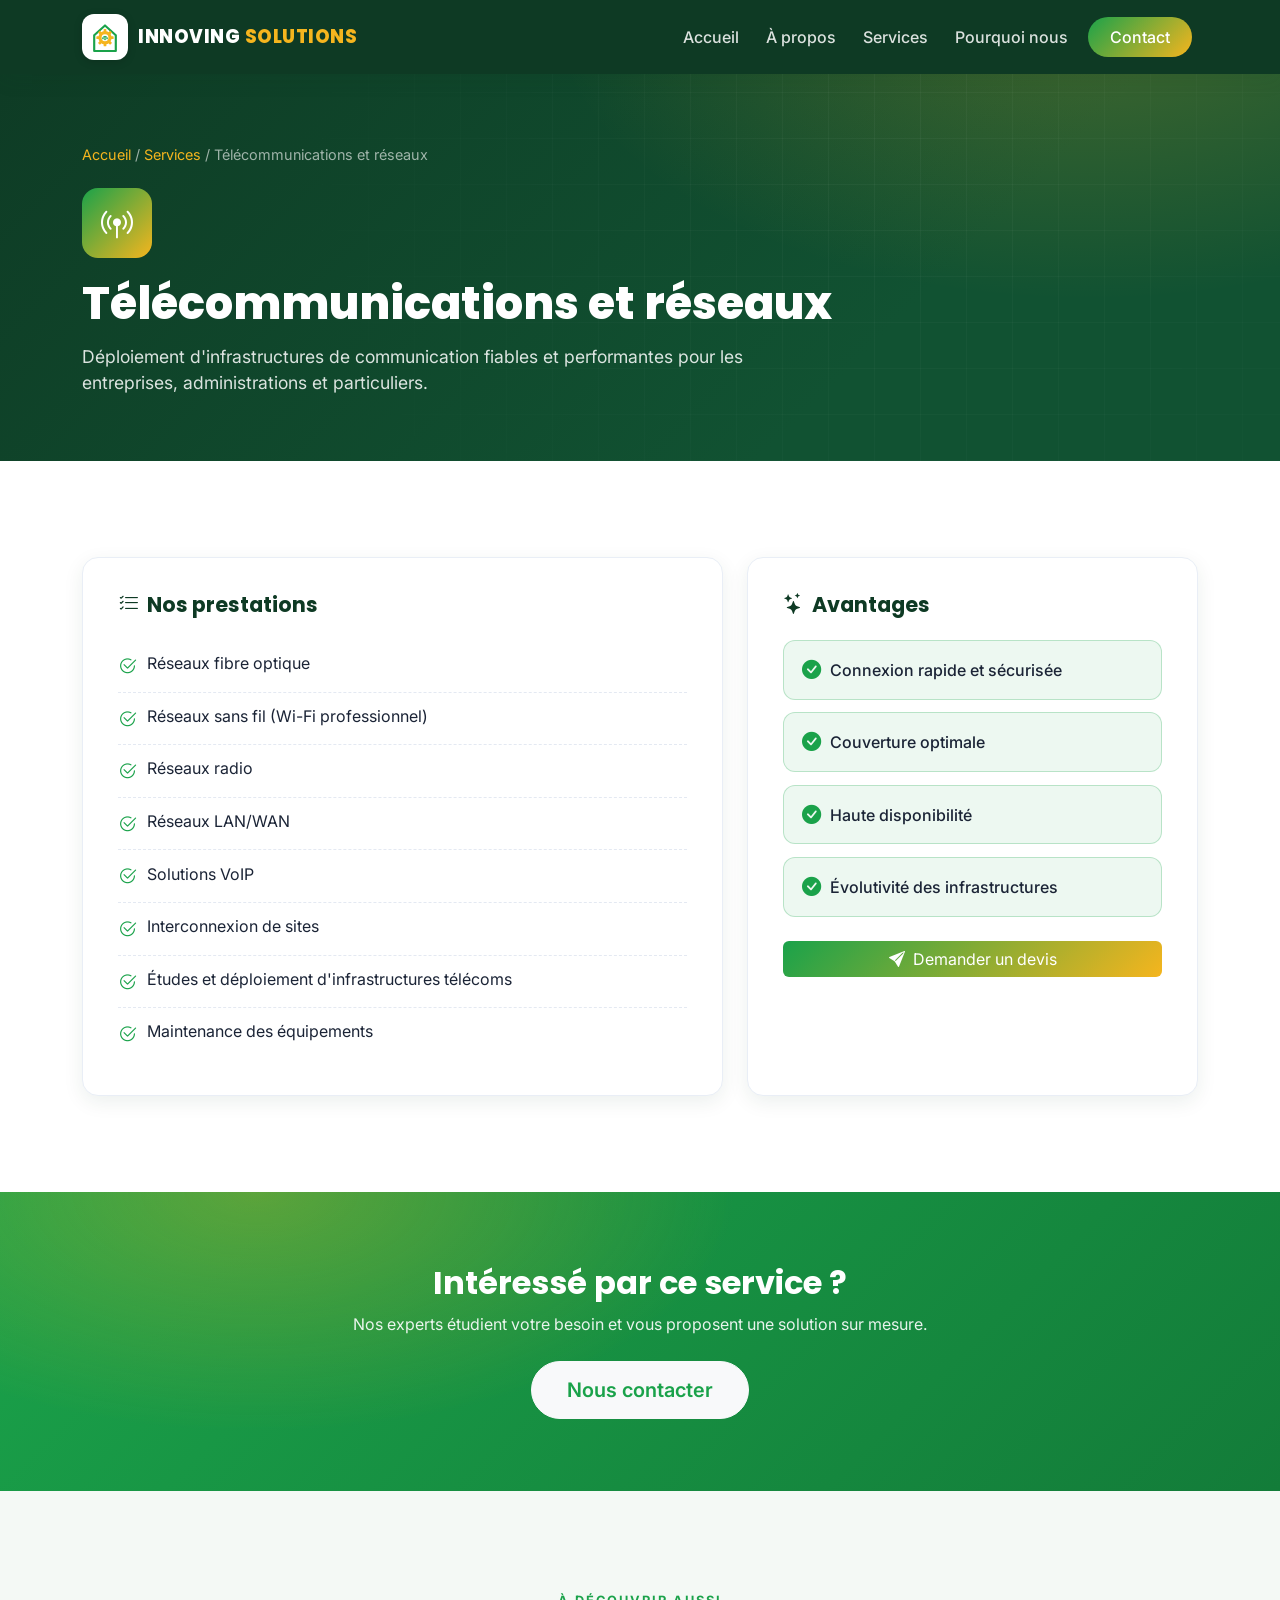
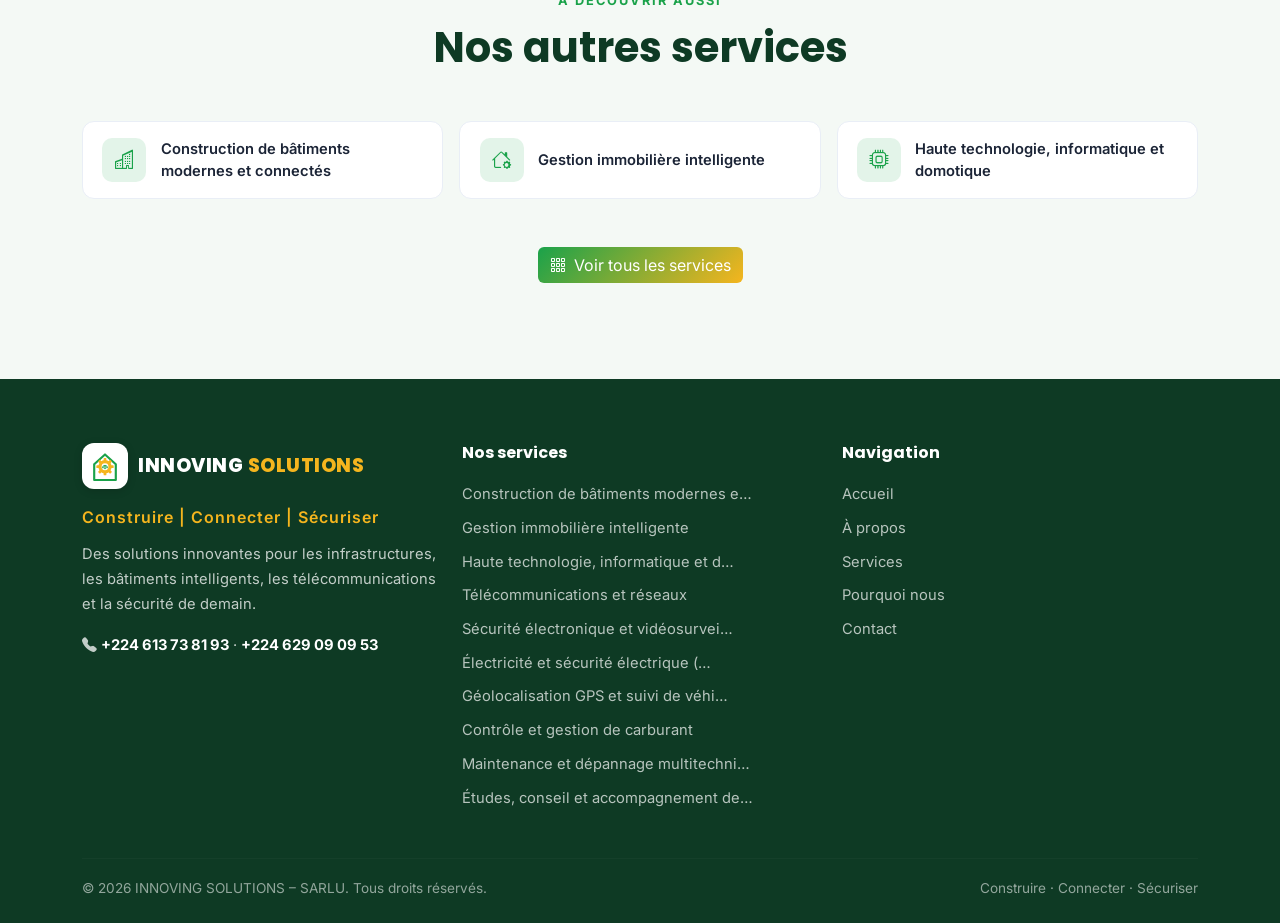
<file: services/telecommunications-reseaux.html>
<!DOCTYPE html>
<html lang="fr">
<head>
  <meta charset="UTF-8">
  <meta name="viewport" content="width=device-width, initial-scale=1.0">
  <meta name="description" content="Déploiement de réseaux fibre optique, Wi-Fi professionnel, LAN/WAN et VoIP fiables et évolutifs pour entreprises, administrations et particuliers.">
  <title>Télécoms & réseaux : fibre, Wi-Fi, VoIP | INNOVING SOLUTIONS</title>
  <link rel="icon" type="image/svg+xml" href="../img/logo-mark.svg">
  <link rel="canonical" href="https://innovingsolutions.com/services/telecommunications-reseaux.html">

  <!-- Open Graph -->
  <meta property="og:type" content="website">
  <meta property="og:title" content="Télécoms & réseaux : fibre, Wi-Fi, VoIP | INNOVING SOLUTIONS">
  <meta property="og:description" content="Déploiement de réseaux fibre optique, Wi-Fi professionnel, LAN/WAN et VoIP fiables et évolutifs pour entreprises, administrations et particuliers.">
  <meta property="og:url" content="https://innovingsolutions.com/services/telecommunications-reseaux.html">
  <meta property="og:locale" content="fr_FR">

  <link href="https://cdn.jsdelivr.net/npm/bootstrap@5.3.3/dist/css/bootstrap.min.css" rel="stylesheet">
  <link rel="stylesheet" href="https://cdn.jsdelivr.net/npm/bootstrap-icons@1.11.3/font/bootstrap-icons.css">
  <link rel="preconnect" href="https://fonts.googleapis.com">
  <link href="https://fonts.googleapis.com/css2?family=Poppins:wght@400;500;600;700;800&family=Inter:wght@400;500;600&display=swap" rel="stylesheet">
  <link rel="stylesheet" href="../css/style.css">
</head>
<body>

  <nav id="mainNav" class="navbar navbar-expand-lg navbar-dark fixed-top scrolled">
    <div class="container">
      <a class="navbar-brand d-flex align-items-center" href="../index.html">
        <img src="../img/logo-mark.svg" alt="" class="brand-logo">
        <span class="brand-text">INNOVING<span class="brand-accent"> SOLUTIONS</span></span>
      </a>
      <button class="navbar-toggler" type="button" data-bs-toggle="collapse" data-bs-target="#navContent" aria-controls="navContent" aria-expanded="false" aria-label="Menu">
        <span class="navbar-toggler-icon"></span>
      </button>
      <div class="collapse navbar-collapse" id="navContent">
        <ul class="navbar-nav ms-auto mb-2 mb-lg-0">
          <li class="nav-item"><a class="nav-link" href="../index.html#accueil">Accueil</a></li>
          <li class="nav-item"><a class="nav-link" href="../index.html#apropos">À propos</a></li>
          <li class="nav-item"><a class="nav-link" href="../index.html#services">Services</a></li>
          <li class="nav-item"><a class="nav-link" href="../index.html#pourquoi">Pourquoi nous</a></li>
          <li class="nav-item"><a class="nav-link btn-contact" href="../index.html#contact">Contact</a></li>
        </ul>
      </div>
    </div>
  </nav>

  <!-- HERO DU SERVICE -->
  <header class="service-hero">
    <div class="container">
      <div class="breadcrumb-bar">
        <a href="../index.html">Accueil</a> <span>/</span>
        <a href="../index.html#services">Services</a> <span>/</span>
        <span>Télécommunications et réseaux</span>
      </div>
      <div class="s-icon"><i class="bi bi-broadcast-pin"></i></div>
      <h1>Télécommunications et réseaux</h1>
      <p>Déploiement d'infrastructures de communication fiables et performantes pour les entreprises, administrations et particuliers.</p>
    </div>
  </header>

  <!-- DÉTAIL -->
  <section class="section">
    <div class="container">
      <div class="row g-4">
        <div class="col-lg-7" data-reveal>
          <div class="detail-card">
            <h2><i class="bi bi-list-check me-2"></i>Nos prestations</h2>
            <ul class="detail-presta">
          <li><i class="bi bi-check2-circle"></i><span>Réseaux fibre optique</span></li>
          <li><i class="bi bi-check2-circle"></i><span>Réseaux sans fil (Wi-Fi professionnel)</span></li>
          <li><i class="bi bi-check2-circle"></i><span>Réseaux radio</span></li>
          <li><i class="bi bi-check2-circle"></i><span>Réseaux LAN/WAN</span></li>
          <li><i class="bi bi-check2-circle"></i><span>Solutions VoIP</span></li>
          <li><i class="bi bi-check2-circle"></i><span>Interconnexion de sites</span></li>
          <li><i class="bi bi-check2-circle"></i><span>Études et déploiement d'infrastructures télécoms</span></li>
          <li><i class="bi bi-check2-circle"></i><span>Maintenance des équipements</span></li>
            </ul>
          </div>
        </div>
        <div class="col-lg-5" data-reveal>
          <div class="detail-card">
            <h2><i class="bi bi-stars me-2"></i>Avantages</h2>
            <ul class="detail-adv">
          <li><i class="bi bi-check-circle-fill"></i><span>Connexion rapide et sécurisée</span></li>
          <li><i class="bi bi-check-circle-fill"></i><span>Couverture optimale</span></li>
          <li><i class="bi bi-check-circle-fill"></i><span>Haute disponibilité</span></li>
          <li><i class="bi bi-check-circle-fill"></i><span>Évolutivité des infrastructures</span></li>
            </ul>
            <a href="../index.html#contact" class="btn btn-primary w-100 mt-4">
              <i class="bi bi-send-fill me-2"></i>Demander un devis
            </a>
          </div>
        </div>
      </div>
    </div>
  </section>

  <!-- CTA -->
  <section class="cta-band">
    <div class="container text-center" data-reveal>
      <h2>Intéressé par ce service ?</h2>
      <p>Nos experts étudient votre besoin et vous proposent une solution sur mesure.</p>
      <a href="../index.html#contact" class="btn btn-light btn-lg">Nous contacter</a>
    </div>
  </section>

  <!-- AUTRES SERVICES -->
  <section class="section section-alt">
    <div class="container">
      <div class="text-center mb-5" data-reveal>
        <span class="section-eyebrow">À découvrir aussi</span>
        <h2 class="section-title">Nos autres services</h2>
      </div>
      <div class="row g-3 justify-content-center">
        <div class="col-md-4" data-reveal>
          <a class="related-card" href="construction-batiments-connectes.html">
            <i class="bi bi-buildings"></i>
            <span>Construction de bâtiments modernes et connectés</span>
          </a>
        </div>
        <div class="col-md-4" data-reveal>
          <a class="related-card" href="gestion-immobiliere-intelligente.html">
            <i class="bi bi-house-gear"></i>
            <span>Gestion immobilière intelligente</span>
          </a>
        </div>
        <div class="col-md-4" data-reveal>
          <a class="related-card" href="haute-technologie-informatique-domotique.html">
            <i class="bi bi-cpu"></i>
            <span>Haute technologie, informatique et domotique</span>
          </a>
        </div>
      </div>
      <div class="text-center mt-5" data-reveal>
        <a href="../index.html#services" class="btn btn-primary">
          <i class="bi bi-grid-3x3-gap me-2"></i>Voir tous les services
        </a>
      </div>
    </div>
  </section>


  <footer class="footer">
    <div class="container">
      <div class="row g-4">
        <div class="col-lg-4">
          <a class="navbar-brand d-flex align-items-center mb-3" href="../index.html">
            <img src="../img/logo-mark.svg" alt="" class="brand-logo">
            <span class="brand-text">INNOVING<span class="brand-accent"> SOLUTIONS</span></span>
          </a>
          <p class="footer-tagline">Construire | Connecter | Sécuriser</p>
          <p class="footer-text">Des solutions innovantes pour les infrastructures, les bâtiments intelligents, les télécommunications et la sécurité de demain.</p>
          <p class="footer-text mb-0"><i class="bi bi-telephone-fill"></i> <a href="tel:+224613738193">+224 613 73 81 93</a> · <a href="tel:+224629090953">+224 629 09 09 53</a></p>
        </div>
        <div class="col-6 col-lg-4">
          <h4 class="footer-heading">Nos services</h4>
          <ul class="footer-links">
            <li><a href="construction-batiments-connectes.html">Construction de bâtiments modernes e…</a></li>
            <li><a href="gestion-immobiliere-intelligente.html">Gestion immobilière intelligente</a></li>
            <li><a href="haute-technologie-informatique-domotique.html">Haute technologie, informatique et d…</a></li>
            <li><a href="telecommunications-reseaux.html">Télécommunications et réseaux</a></li>
            <li><a href="securite-electronique-videosurveillance.html">Sécurité électronique et vidéosurvei…</a></li>
            <li><a href="electricite-securite-electrique.html">Électricité et sécurité électrique (…</a></li>
            <li><a href="geolocalisation-gps-suivi-vehicules.html">Géolocalisation GPS et suivi de véhi…</a></li>
            <li><a href="controle-gestion-carburant.html">Contrôle et gestion de carburant</a></li>
            <li><a href="maintenance-depannage-multitechnique.html">Maintenance et dépannage multitechni…</a></li>
            <li><a href="etudes-conseil-accompagnement-projets.html">Études, conseil et accompagnement de…</a></li>
          </ul>
        </div>
        <div class="col-6 col-lg-4">
          <h4 class="footer-heading">Navigation</h4>
          <ul class="footer-links">
            <li><a href="../index.html#accueil">Accueil</a></li>
            <li><a href="../index.html#apropos">À propos</a></li>
            <li><a href="../index.html#services">Services</a></li>
            <li><a href="../index.html#pourquoi">Pourquoi nous</a></li>
            <li><a href="../index.html#contact">Contact</a></li>
          </ul>
        </div>
      </div>
      <hr class="footer-divider">
      <div class="footer-bottom">
        <span>© 2026 INNOVING SOLUTIONS – SARLU. Tous droits réservés.</span>
        <span>Construire · Connecter · Sécuriser</span>
      </div>
    </div>
  </footer>

  <button id="backToTop" class="back-to-top" aria-label="Retour en haut"><i class="bi bi-arrow-up"></i></button>

  <script src="https://cdn.jsdelivr.net/npm/bootstrap@5.3.3/dist/js/bootstrap.bundle.min.js"></script>
  <script>
    // Apparition au scroll + bouton retour haut (autonome)
    document.addEventListener("DOMContentLoaded", () => {
      const els = document.querySelectorAll("[data-reveal]");
      if ("IntersectionObserver" in window) {
        const obs = new IntersectionObserver((entries) => {
          entries.forEach(e => { if (e.isIntersecting) { e.target.classList.add("revealed"); obs.unobserve(e.target); } });
        }, { threshold: 0.12 });
        els.forEach(el => obs.observe(el));
      } else { els.forEach(el => el.classList.add("revealed")); }

      const btn = document.getElementById("backToTop");
      window.addEventListener("scroll", () => btn.classList.toggle("show", window.scrollY > 400));
      btn.addEventListener("click", () => window.scrollTo({ top: 0, behavior: "smooth" }));

      const collapseEl = document.getElementById("navContent");
      document.querySelectorAll("#navContent .nav-link").forEach(link => {
        link.addEventListener("click", () => {
          const inst = bootstrap.Collapse.getInstance(collapseEl);
          if (inst && window.innerWidth < 992) inst.hide();
        });
      });
    });
  </script>
</body>
</html>
</file>
<file: css/style.css>
/* ===========================================================
   INNOVING SOLUTIONS – Feuille de style
   =========================================================== */
:root {
  --primary: #1aa24a;        /* vert INNOVING */
  --primary-dark: #137c39;
  --accent: #f5b51e;         /* jaune INNOVING */
  --accent-dark: #d99a08;
  --navy: #0e3a24;           /* vert foncé (fonds sombres) */
  --navy-2: #115232;
  --ink: #1b2436;
  --muted: #5b6678;
  --light: #f4f9f5;
  --white: #ffffff;
  --radius: 16px;
  --shadow-sm: 0 6px 20px rgba(14, 58, 36, .08);
  --shadow-md: 0 18px 45px rgba(14, 58, 36, .14);
  --grad: linear-gradient(135deg, var(--primary) 0%, var(--accent) 100%);
}

* { scroll-behavior: smooth; }

html, body {
  overflow-x: hidden;
  max-width: 100%;
}

body {
  font-family: 'Inter', system-ui, sans-serif;
  color: var(--ink);
  background: var(--white);
}

h1, h2, h3, h4, .navbar-brand { font-family: 'Poppins', sans-serif; }

a { text-decoration: none; }

/* ===== NAVBAR ===== */
#mainNav {
  background: transparent;
  transition: background .35s ease, padding .35s ease, box-shadow .35s ease;
  padding: 1.1rem 0;
}
#mainNav.scrolled {
  background: var(--navy);
  padding: .55rem 0;
  box-shadow: var(--shadow-sm);
}
.brand-logo {
  width: 46px; height: 46px;
  margin-right: 10px;
  padding: 5px;
  background: #fff;
  border-radius: 12px;
  object-fit: contain;
  flex: none;
  box-shadow: 0 2px 8px rgba(0,0,0,.15);
}
.brand-text { font-weight: 800; letter-spacing: .5px; color: #fff; font-size: 1.15rem; white-space: nowrap; }
.brand-accent { color: var(--accent); }
/* La marque et le bouton hamburger restent sur la 1re ligne, mais le menu
   deroule peut passer en dessous (flex-basis:100% de Bootstrap) et s'afficher
   verticalement. On garde donc le wrap par defaut sur le conteneur. */
#mainNav .navbar-brand { min-width: 0; flex: 0 1 auto; }
#mainNav .navbar-toggler { flex: none; }
#mainNav .nav-link {
  color: rgba(255,255,255,.85);
  font-weight: 500;
  margin: 0 .35rem;
  position: relative;
  transition: color .25s;
}
#mainNav .nav-link::after {
  content: ""; position: absolute; left: 0; bottom: -2px;
  width: 0; height: 2px; background: var(--accent); transition: width .3s;
}
#mainNav .nav-link:hover::after,
#mainNav .nav-link.active::after { width: 100%; }
#mainNav .nav-link:hover,
#mainNav .nav-link.active { color: #fff; }
.btn-contact {
  background: var(--grad);
  border-radius: 50px;
  padding: .5rem 1.4rem !important;
  color: #fff !important;
}
.btn-contact::after { display: none; }

/* ===== HERO ===== */
.hero {
  position: relative;
  min-height: 100vh;
  display: flex;
  align-items: center;
  background:
    radial-gradient(1200px 600px at 80% 10%, rgba(245,181,30,.22), transparent 60%),
    linear-gradient(135deg, var(--navy) 0%, var(--navy-2) 60%, #0a2a4d 100%);
  color: #fff;
  overflow: hidden;
}
.hero::before {
  content: "";
  position: absolute; inset: 0;
  background-image:
    linear-gradient(rgba(255,255,255,.04) 1px, transparent 1px),
    linear-gradient(90deg, rgba(255,255,255,.04) 1px, transparent 1px);
  background-size: 48px 48px;
  mask-image: radial-gradient(circle at 50% 40%, #000 0%, transparent 75%);
}
.hero-content { position: relative; z-index: 2; padding-top: 7rem; padding-bottom: 5rem; }
.hero-badge {
  display: inline-block;
  background: rgba(245,181,30,.15);
  border: 1px solid rgba(245,181,30,.45);
  color: var(--accent);
  padding: .4rem 1rem;
  border-radius: 50px;
  font-size: .85rem;
  font-weight: 600;
  letter-spacing: .5px;
  margin-bottom: 1.5rem;
}
.hero-title {
  font-size: clamp(2.2rem, 5.5vw, 4.2rem);
  font-weight: 800;
  line-height: 1.1;
  margin-bottom: 1.2rem;
}
.hero-title .dot { color: var(--accent); }
.hero-lead {
  font-size: clamp(1rem, 2vw, 1.3rem);
  color: rgba(255,255,255,.82);
  max-width: 620px;
  margin-bottom: 2.2rem;
}
.hero-actions .btn { margin: .3rem .6rem .3rem 0; border-radius: 50px; padding: .75rem 1.8rem; font-weight: 600; }
.btn-primary { background: var(--grad); border: none; }
.btn-primary:hover { background: var(--primary-dark); transform: translateY(-2px); }
.hero-logo {
  max-width: 340px;
  width: 100%;
  background: #fff;
  padding: 1.4rem;
  border-radius: 24px;
  box-shadow: 0 22px 55px rgba(0,0,0,.35);
}
.scroll-hint {
  position: absolute; bottom: 28px; left: 50%; transform: translateX(-50%);
  color: rgba(255,255,255,.7); font-size: 1.6rem; z-index: 2;
  animation: bounce 2s infinite;
}
@keyframes bounce { 0%,100%{transform:translate(-50%,0)} 50%{transform:translate(-50%,10px)} }

/* ===== STATS ===== */
.stats-section {
  background: var(--navy);
  padding: 3rem 0;
  color: #fff;
}
.stat-num {
  font-family: 'Poppins', sans-serif;
  font-size: clamp(2rem, 4vw, 3rem);
  font-weight: 800;
  background: var(--grad);
  -webkit-background-clip: text;
  background-clip: text;
  -webkit-text-fill-color: transparent;
}
.stat-label { color: rgba(255,255,255,.7); font-size: .95rem; }

/* ===== SECTIONS GÉNÉRIQUES ===== */
.section { padding: 6rem 0; }
.section-alt { background: var(--light); }
.section-eyebrow {
  display: inline-block;
  color: var(--primary);
  font-weight: 700;
  text-transform: uppercase;
  letter-spacing: 2px;
  font-size: .8rem;
  margin-bottom: .8rem;
}
.section-title {
  font-size: clamp(1.8rem, 3.5vw, 2.6rem);
  font-weight: 700;
  margin-bottom: 1.2rem;
  color: var(--navy);
}
.section-text { color: var(--muted); font-size: 1.05rem; line-height: 1.8; }

.check-list { list-style: none; padding: 0; margin: 1.5rem 0; }
.check-list li { margin-bottom: .7rem; color: var(--ink); font-weight: 500; }
.check-list i { color: var(--primary); margin-right: .5rem; }

/* ===== PILIERS ===== */
.pillars { display: grid; gap: 1.2rem; }
.pillar {
  background: var(--white);
  border: 1px solid #e9eef6;
  border-radius: var(--radius);
  padding: 1.6rem 1.8rem;
  box-shadow: var(--shadow-sm);
  display: flex;
  flex-direction: column;
  transition: transform .3s, box-shadow .3s;
}
.pillar:nth-child(2) { margin-left: 2rem; }
.pillar:hover { transform: translateY(-6px); box-shadow: var(--shadow-md); }
.pillar i {
  font-size: 1.8rem; color: #fff;
  width: 54px; height: 54px; border-radius: 12px;
  display: grid; place-items: center;
  background: var(--grad); margin-bottom: .9rem;
}
.pillar h3 { font-size: 1.2rem; font-weight: 700; color: var(--navy); margin-bottom: .3rem; }
.pillar p { color: var(--muted); margin: 0; }

/* ===== CARTES SERVICES ===== */
.service-card {
  background: var(--white);
  border: 1px solid #e9eef6;
  border-radius: var(--radius);
  padding: 2rem 1.6rem;
  height: 100%;
  box-shadow: var(--shadow-sm);
  cursor: pointer;
  transition: transform .3s, box-shadow .3s, border-color .3s;
  position: relative;
  overflow: hidden;
}
.service-card::before {
  content: ""; position: absolute; top: 0; left: 0;
  width: 100%; height: 4px; background: var(--grad);
  transform: scaleX(0); transform-origin: left; transition: transform .35s;
}
.service-card:hover { transform: translateY(-8px); box-shadow: var(--shadow-md); border-color: transparent; }
.service-card:hover::before { transform: scaleX(1); }
.service-icon {
  font-size: 1.7rem; color: var(--primary);
  width: 60px; height: 60px; border-radius: 14px;
  display: grid; place-items: center;
  background: rgba(26,162,74,.12);
  margin-bottom: 1.2rem;
  transition: background .3s, color .3s;
}
.service-card:hover .service-icon { background: var(--grad); color: #fff; }
.service-card h3 { font-size: 1.15rem; font-weight: 700; color: var(--navy); margin-bottom: .6rem; }
.service-card p { color: var(--muted); font-size: .95rem; margin-bottom: 1rem; }
.service-presta { list-style: none; padding: 0; margin: 0 0 1.2rem; }
.service-presta li {
  color: var(--ink); font-size: .9rem; padding: .28rem 0;
  border-bottom: 1px dashed #eef1f7; display: flex; align-items: flex-start; gap: .5rem;
}
.service-presta li:last-child { border-bottom: none; }
.service-presta i { color: var(--primary); margin-top: .15rem; }
.service-more {
  display: inline-flex; align-items: center; gap: .4rem;
  color: var(--primary); font-weight: 600; font-size: .92rem; margin-top: auto;
}
.service-more i { transition: transform .3s; }
.service-card:hover .service-more i { transform: translateX(4px); }
.service-card { display: flex; flex-direction: column; }

/* ===== MODAL ===== */
.modal-content { border: none; border-radius: var(--radius); overflow: hidden; }
.modal-hero {
  background: linear-gradient(135deg, var(--navy) 0%, var(--navy-2) 100%);
  color: #fff; padding: 2rem 2rem 1.6rem; position: relative;
}
.modal-hero .m-icon {
  font-size: 1.8rem; color: #fff;
  width: 58px; height: 58px; border-radius: 14px;
  display: grid; place-items: center; background: var(--grad); margin-bottom: 1rem;
}
.modal-hero h3 { font-weight: 700; margin: 0; }
.modal-hero .btn-close {
  position: absolute; top: 1.2rem; right: 1.2rem; filter: invert(1) grayscale(1) brightness(2);
}
.modal-body { padding: 1.8rem 2rem 2.2rem; }
.modal-body h5 { font-weight: 700; color: var(--navy); margin: 0 0 1rem; font-size: 1.05rem; }
.presta-list { list-style: none; padding: 0; margin: 0 0 1.8rem; }
.presta-list li { padding: .45rem 0; border-bottom: 1px dashed #e4e9f2; color: var(--ink); }
.presta-list li i { color: var(--primary); margin-right: .6rem; }
.adv-grid { display: grid; grid-template-columns: 1fr 1fr; gap: .7rem; }
.adv-grid .adv {
  background: rgba(26,162,74,.08);
  border: 1px solid rgba(26,162,74,.25);
  border-radius: 10px; padding: .7rem .9rem;
  color: var(--ink); font-weight: 500; font-size: .92rem;
}
.adv-grid .adv i { color: var(--primary); margin-right: .4rem; }

/* ===== POURQUOI ===== */
.why-card {
  background: var(--white);
  border: 1px solid #e9eef6;
  border-radius: var(--radius);
  padding: 2rem 1.6rem;
  height: 100%;
  text-align: center;
  box-shadow: var(--shadow-sm);
  transition: transform .3s, box-shadow .3s;
}
.why-card:hover { transform: translateY(-6px); box-shadow: var(--shadow-md); }
.why-card i {
  font-size: 2rem; color: #fff;
  width: 66px; height: 66px; border-radius: 50%;
  display: grid; place-items: center; margin: 0 auto 1.1rem;
  background: var(--grad);
}
.why-card h3 { font-size: 1.1rem; font-weight: 700; color: var(--navy); margin-bottom: .5rem; }
.why-card p { color: var(--muted); font-size: .92rem; margin: 0; }

/* ===== CTA ===== */
.cta-band {
  background:
    radial-gradient(800px 400px at 20% 0%, rgba(245,181,30,.3), transparent 60%),
    linear-gradient(135deg, var(--primary) 0%, var(--primary-dark) 100%);
  color: #fff;
  padding: 4.5rem 0;
}
.cta-band h2 { font-weight: 700; margin-bottom: .6rem; }
.cta-band p { color: rgba(255,255,255,.9); margin-bottom: 1.6rem; }
.cta-band .btn { border-radius: 50px; padding: .8rem 2.2rem; font-weight: 600; color: var(--primary); }

/* ===== CONTACT ===== */
.contact-list { list-style: none; padding: 0; margin: 1.5rem 0; }
.contact-list li { display: flex; align-items: center; gap: .8rem; margin-bottom: 1rem; color: var(--ink); }
.contact-list i {
  color: var(--primary); font-size: 1.1rem;
  width: 40px; height: 40px; border-radius: 10px;
  display: grid; place-items: center; background: rgba(26,162,74,.12);
}
.contact-list a { color: var(--ink); }
.contact-list a:hover { color: var(--primary); }
.social { display: flex; gap: .7rem; margin-top: 1.5rem; }
.social a {
  width: 42px; height: 42px; border-radius: 10px;
  display: grid; place-items: center;
  background: var(--navy); color: #fff; font-size: 1.1rem; transition: transform .3s, background .3s;
}
.social a:hover { background: var(--accent); transform: translateY(-3px); }
.contact-form {
  background: var(--white);
  border: 1px solid #e9eef6;
  border-radius: var(--radius);
  padding: 2rem;
  box-shadow: var(--shadow-sm);
}
.contact-form .form-label { font-weight: 600; color: var(--navy); font-size: .9rem; }
.contact-form .form-control, .contact-form .form-select { border-radius: 10px; padding: .7rem .9rem; border: 1px solid #dbe2ee; }
.contact-form .form-control:focus, .contact-form .form-select:focus {
  border-color: var(--primary); box-shadow: 0 0 0 .2rem rgba(26,162,74,.18);
}

/* ===== FOOTER ===== */
.footer { background: var(--navy); color: rgba(255,255,255,.75); padding: 4rem 0 1.5rem; }
.footer .brand-text { font-size: 1.2rem; }
.footer-tagline { color: var(--accent); font-weight: 600; letter-spacing: 1px; margin-bottom: .8rem; }
.footer-text { font-size: .92rem; line-height: 1.7; }
.footer-heading { font-size: 1rem; font-weight: 700; color: #fff; margin-bottom: 1.2rem; }
.footer-links { list-style: none; padding: 0; margin: 0; }
.footer-links li { margin-bottom: .6rem; }
.footer-links a { color: rgba(255,255,255,.7); font-size: .92rem; transition: color .25s, padding-left .25s; }
.footer-links a:hover { color: var(--accent); padding-left: 5px; }
.footer-text a[href^="tel:"] { color: #fff; font-weight: 700; }
.footer-text a[href^="tel:"]:hover { color: var(--accent); }
.footer-divider { border-color: rgba(255,255,255,.1); margin: 2.5rem 0 1.2rem; }
.footer-bottom {
  display: flex; justify-content: space-between; flex-wrap: wrap; gap: .5rem;
  font-size: .85rem; color: rgba(255,255,255,.55);
}

/* ===== BACK TO TOP ===== */
.back-to-top {
  position: fixed; bottom: 26px; right: 26px;
  width: 48px; height: 48px; border-radius: 50%;
  border: none; background: var(--grad); color: #fff; font-size: 1.2rem;
  box-shadow: var(--shadow-md); cursor: pointer;
  opacity: 0; visibility: hidden; transform: translateY(20px);
  transition: opacity .3s, visibility .3s, transform .3s; z-index: 999;
}
.back-to-top.show { opacity: 1; visibility: visible; transform: translateY(0); }
.back-to-top:hover { transform: translateY(-4px); }

/* ===== REVEAL ON SCROLL ===== */
[data-reveal] { opacity: 0; transform: translateY(30px); transition: opacity .7s ease, transform .7s ease; }
[data-reveal].revealed { opacity: 1; transform: translateY(0); }

@media (prefers-reduced-motion: reduce) {
  [data-reveal] { opacity: 1; transform: none; }
  .scroll-hint { animation: none; }
}

/* ===== PAGE SERVICE (détail) ===== */
.service-hero {
  position: relative;
  background:
    radial-gradient(900px 500px at 85% 0%, rgba(245,181,30,.22), transparent 60%),
    linear-gradient(135deg, var(--navy) 0%, var(--navy-2) 70%);
  color: #fff;
  padding: 9rem 0 4rem;
  overflow: hidden;
}
.service-hero::before {
  content: ""; position: absolute; inset: 0;
  background-image:
    linear-gradient(rgba(255,255,255,.04) 1px, transparent 1px),
    linear-gradient(90deg, rgba(255,255,255,.04) 1px, transparent 1px);
  background-size: 46px 46px;
  mask-image: radial-gradient(circle at 70% 30%, #000 0%, transparent 70%);
}
.service-hero .container { position: relative; z-index: 2; }
.service-hero .s-icon {
  font-size: 2rem; color: #fff;
  width: 70px; height: 70px; border-radius: 16px;
  display: grid; place-items: center; background: var(--grad); margin-bottom: 1.2rem;
}
.service-hero h1 { font-weight: 800; font-size: clamp(1.8rem, 4vw, 2.8rem); margin-bottom: .8rem; }
.service-hero p { color: rgba(255,255,255,.85); font-size: 1.1rem; max-width: 720px; margin: 0; }
.breadcrumb-bar { font-size: .9rem; margin-bottom: 1.4rem; }
.breadcrumb-bar a { color: var(--accent); }
.breadcrumb-bar span { color: rgba(255,255,255,.6); }

.detail-card {
  background: var(--white); border: 1px solid #e9eef6;
  border-radius: var(--radius); padding: 2.2rem; box-shadow: var(--shadow-sm); height: 100%;
}
.detail-card h2 { font-size: 1.3rem; font-weight: 700; color: var(--navy); margin-bottom: 1.4rem; }
.detail-presta { list-style: none; padding: 0; margin: 0; }
.detail-presta li {
  padding: .7rem 0; border-bottom: 1px dashed #e4e9f2;
  display: flex; align-items: flex-start; gap: .7rem; color: var(--ink);
}
.detail-presta li:last-child { border-bottom: none; }
.detail-presta i { color: var(--primary); font-size: 1.15rem; margin-top: .1rem; }
.detail-adv { list-style: none; padding: 0; margin: 0; display: grid; gap: .8rem; }
.detail-adv li {
  background: rgba(26,162,74,.08); border: 1px solid rgba(26,162,74,.25);
  border-radius: 12px; padding: .9rem 1.1rem; color: var(--ink); font-weight: 500;
  display: flex; align-items: center; gap: .6rem;
}
.detail-adv i { color: var(--primary); font-size: 1.2rem; }

/* Autres services */
.related-card {
  display: flex; align-items: center; gap: .9rem;
  background: var(--white); border: 1px solid #e9eef6; border-radius: 12px;
  padding: 1rem 1.2rem; color: var(--ink); height: 100%;
  transition: transform .3s, box-shadow .3s, border-color .3s;
}
.related-card:hover { transform: translateY(-4px); box-shadow: var(--shadow-md); border-color: transparent; color: var(--ink); }
.related-card i {
  font-size: 1.2rem; color: var(--primary);
  width: 44px; height: 44px; border-radius: 10px; flex: none;
  display: grid; place-items: center; background: rgba(26,162,74,.12);
}
.related-card span { font-weight: 600; font-size: .92rem; }

/* ===== RESPONSIVE ===== */
@media (max-width: 991px) {
  #mainNav { background: var(--navy); }
  #mainNav .navbar-collapse { background: var(--navy); padding: .5rem 1rem; border-radius: 12px; margin-top: .6rem; }
  /* Menu mobile plus confortable : liens pleine largeur, espaces de frappe
     plus grands et separateurs discrets entre les entrees. */
  #mainNav .navbar-nav .nav-link { margin: 0; padding: .7rem .25rem; }
  #mainNav .navbar-nav .nav-item + .nav-item .nav-link { border-top: 1px solid rgba(255,255,255,.08); }
  #mainNav .nav-link::after { display: none; }
  .btn-contact { display: inline-block; margin: .6rem 0 .2rem; text-align: center; }
  .pillar:nth-child(2) { margin-left: 0; }
  .footer-bottom { justify-content: center; text-align: center; }

  /* Les grandes gouttières g-5 débordent du conteneur sur petit écran :
     on les ramène à une valeur qui s'aligne au conteneur (plus de contenu coupé) */
  .row.g-5 { --bs-gutter-x: 1.5rem; }
}
@media (max-width: 575px) {
  .section { padding: 4rem 0; }
  .adv-grid { grid-template-columns: 1fr; }
  /* En portrait, on reduit la marque pour qu'elle reste entierement visible. */
  .brand-text { font-size: 1rem; letter-spacing: .3px; }
  .brand-logo { width: 40px; height: 40px; margin-right: 8px; }
}
@media (max-width: 360px) {
  .brand-text { font-size: .9rem; }
  .brand-logo { width: 36px; height: 36px; }
}
</file>
